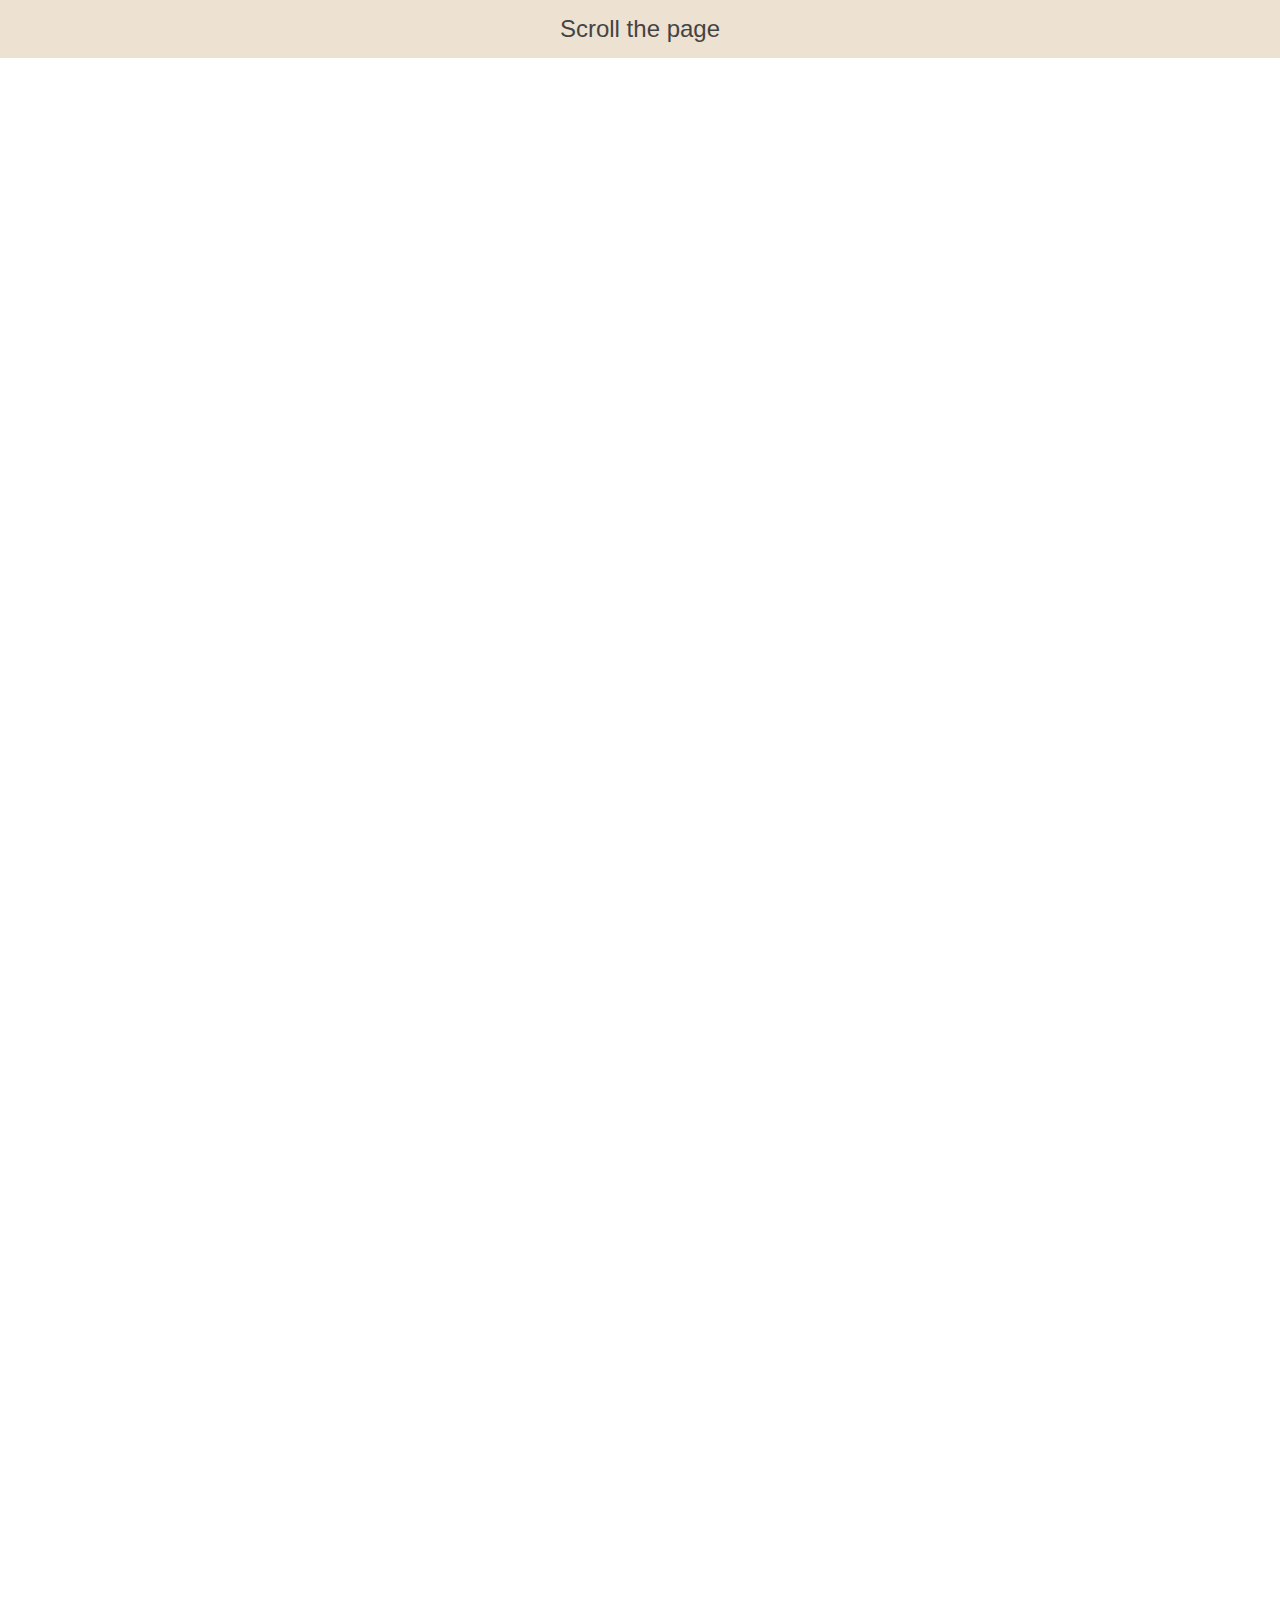
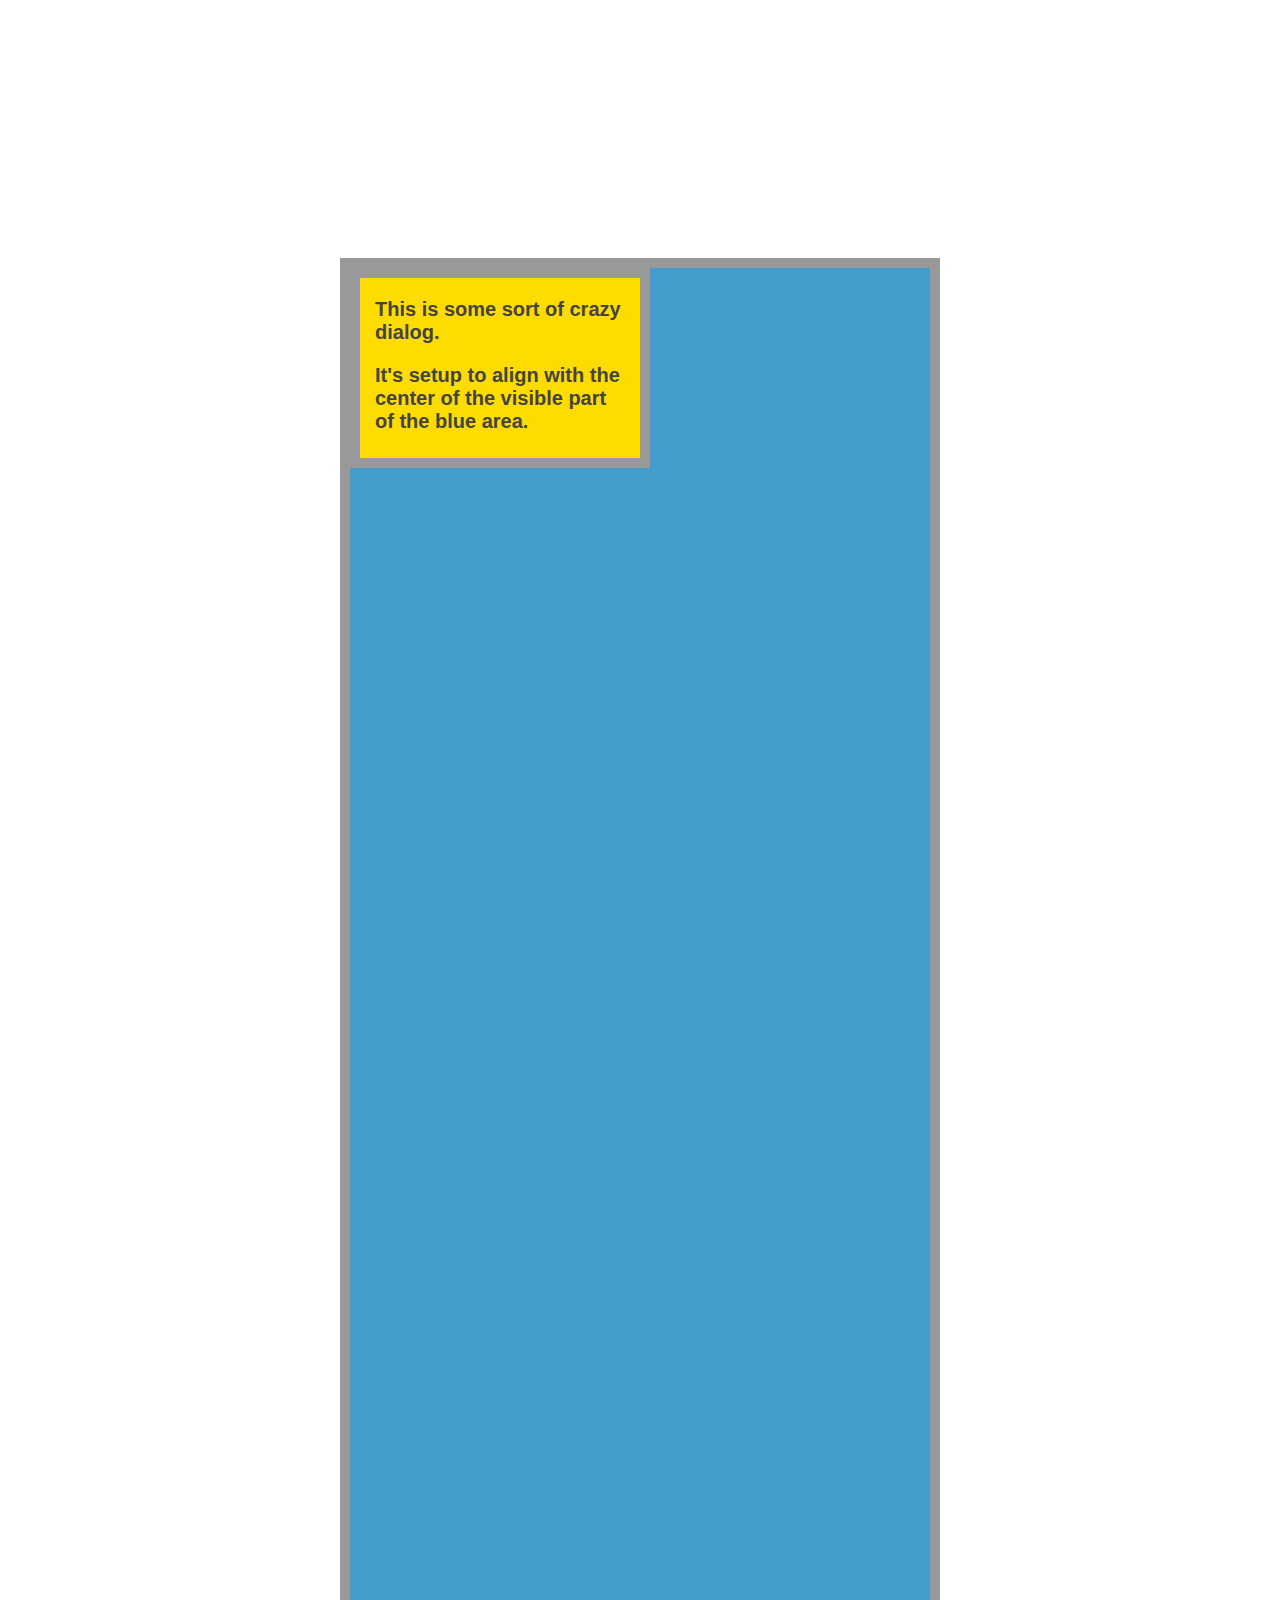
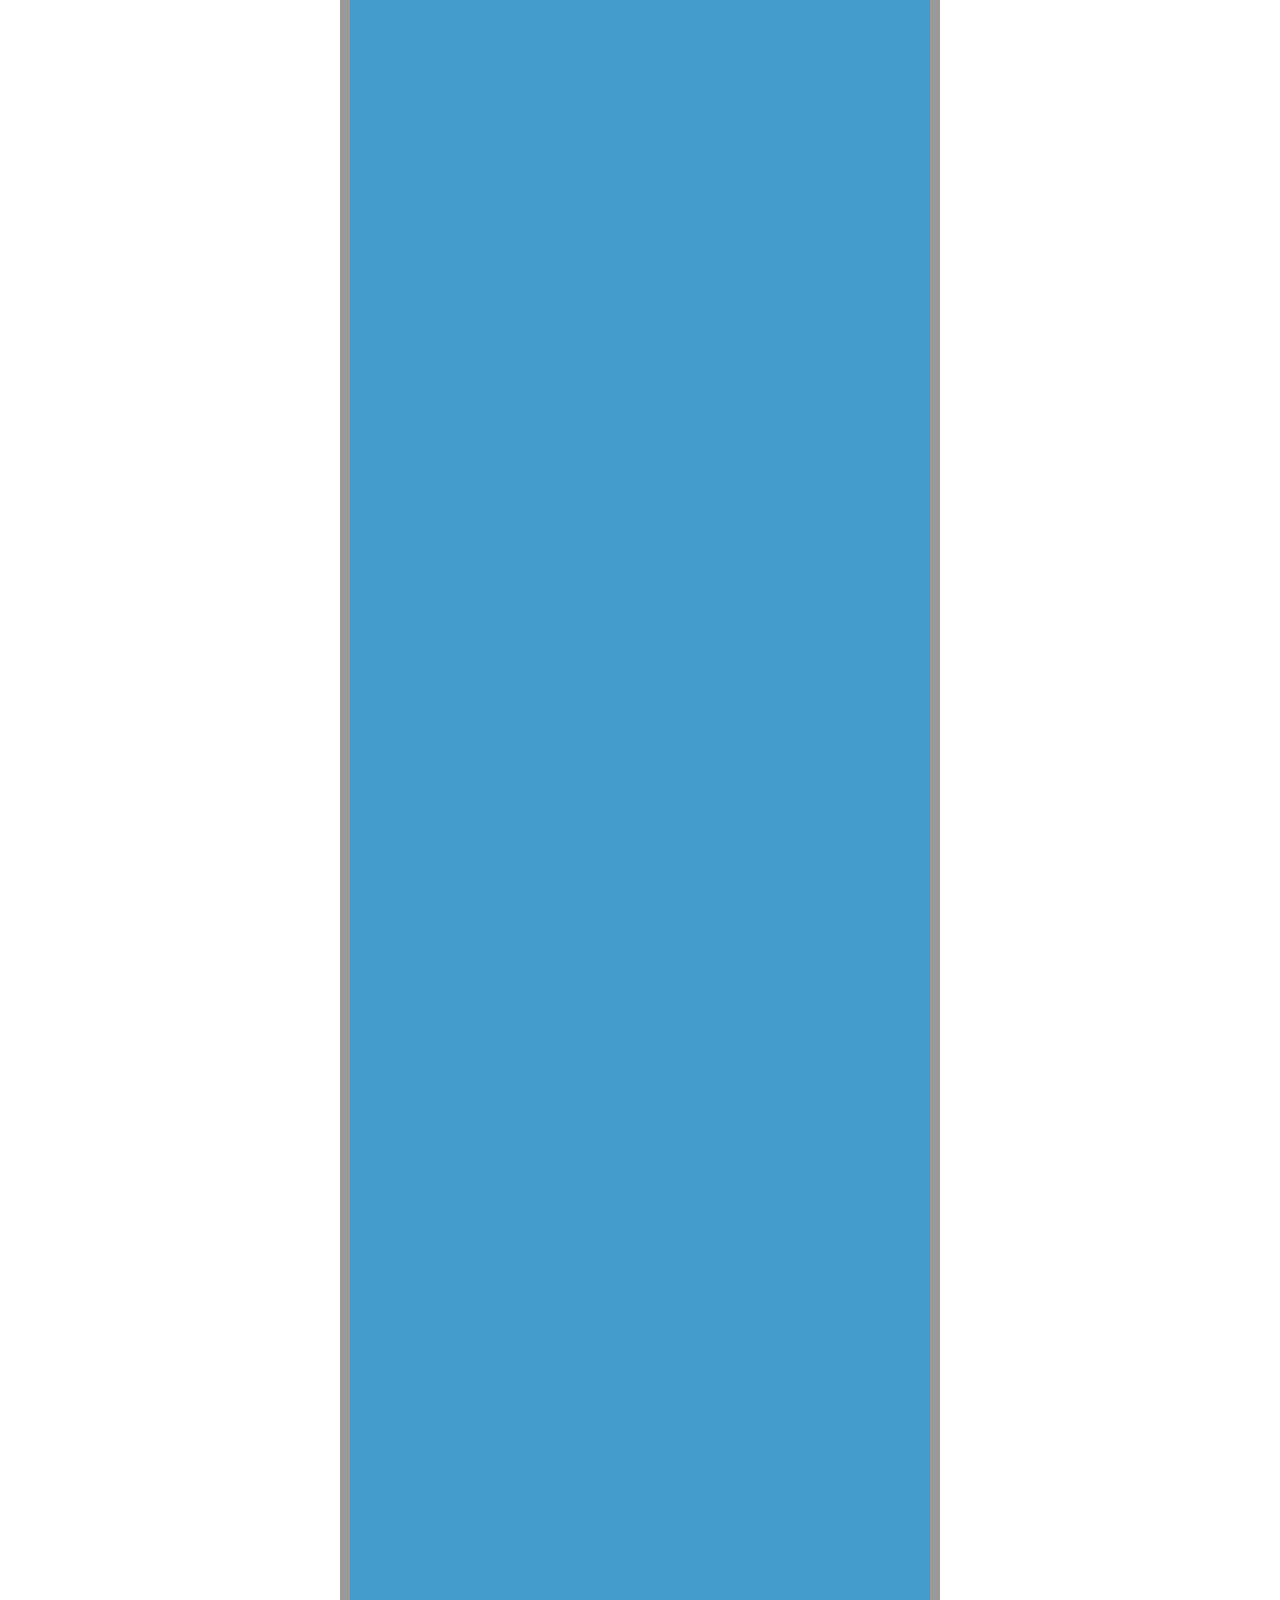
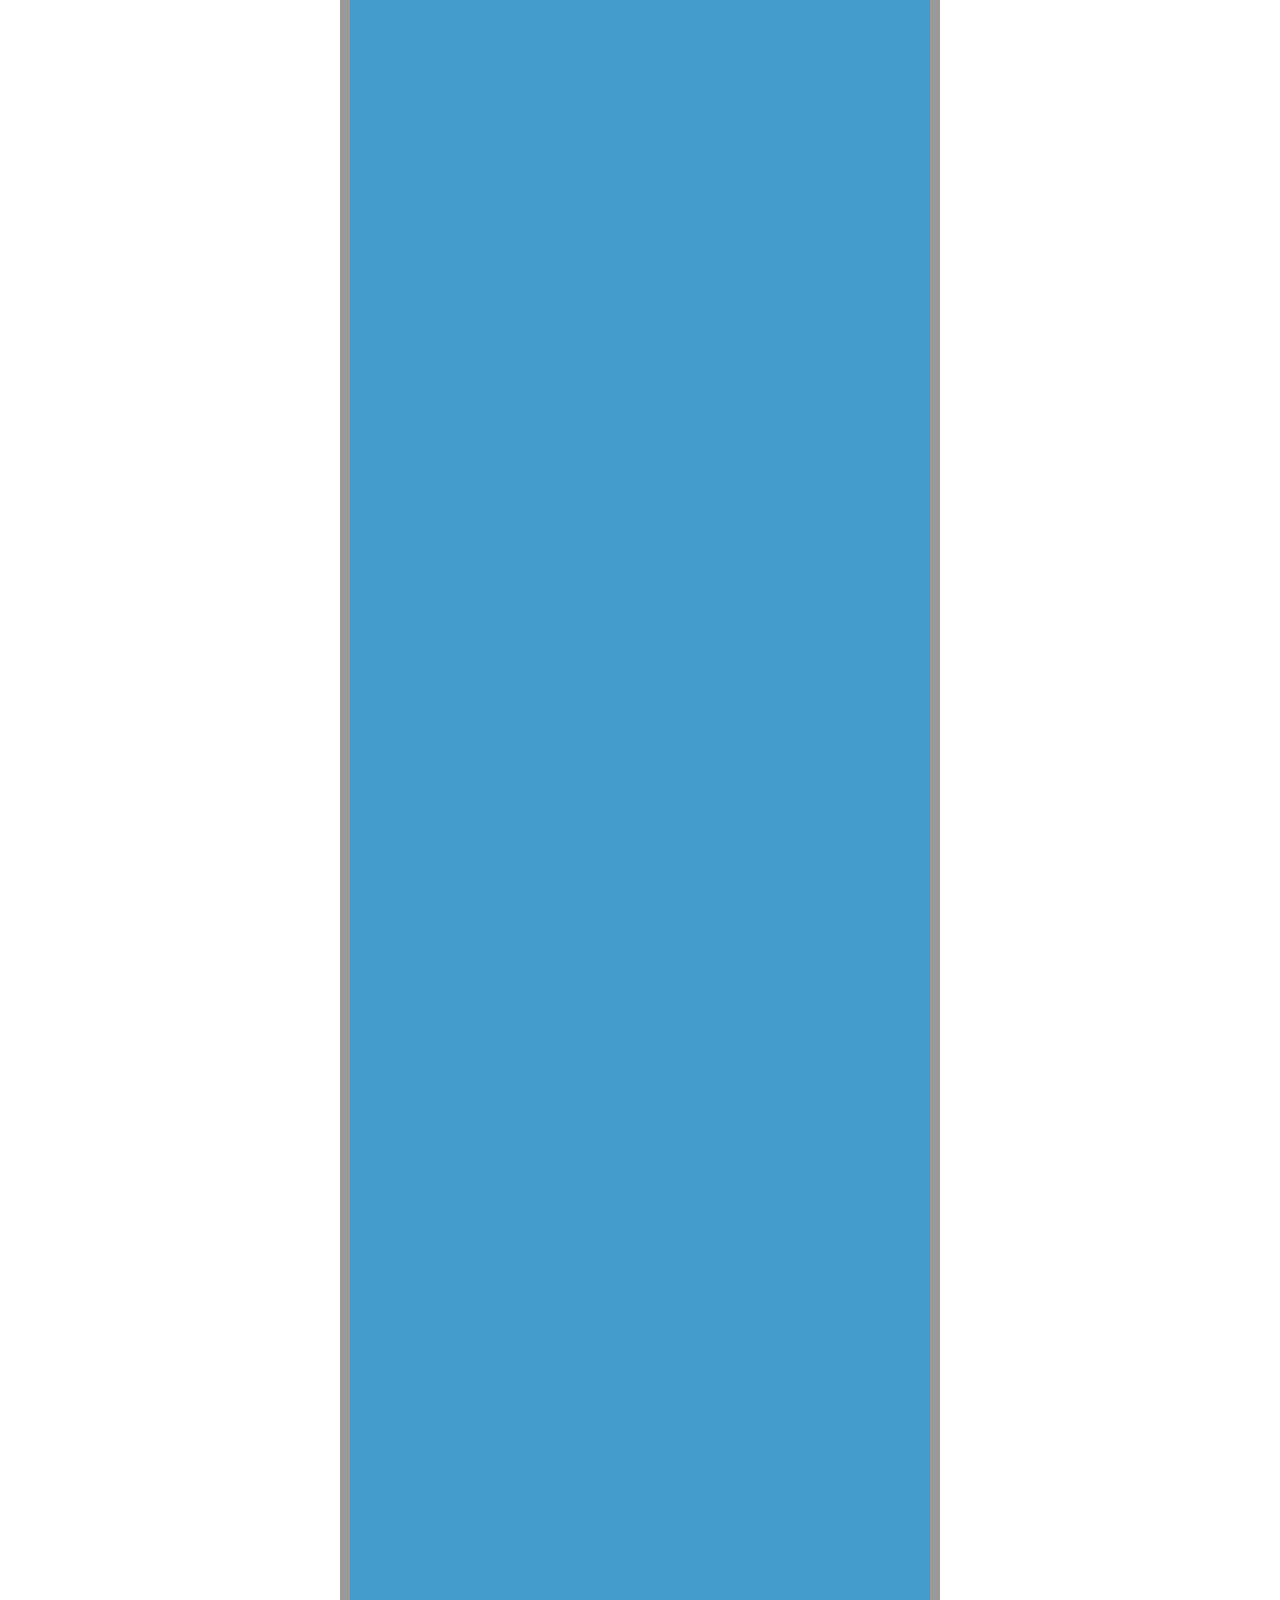
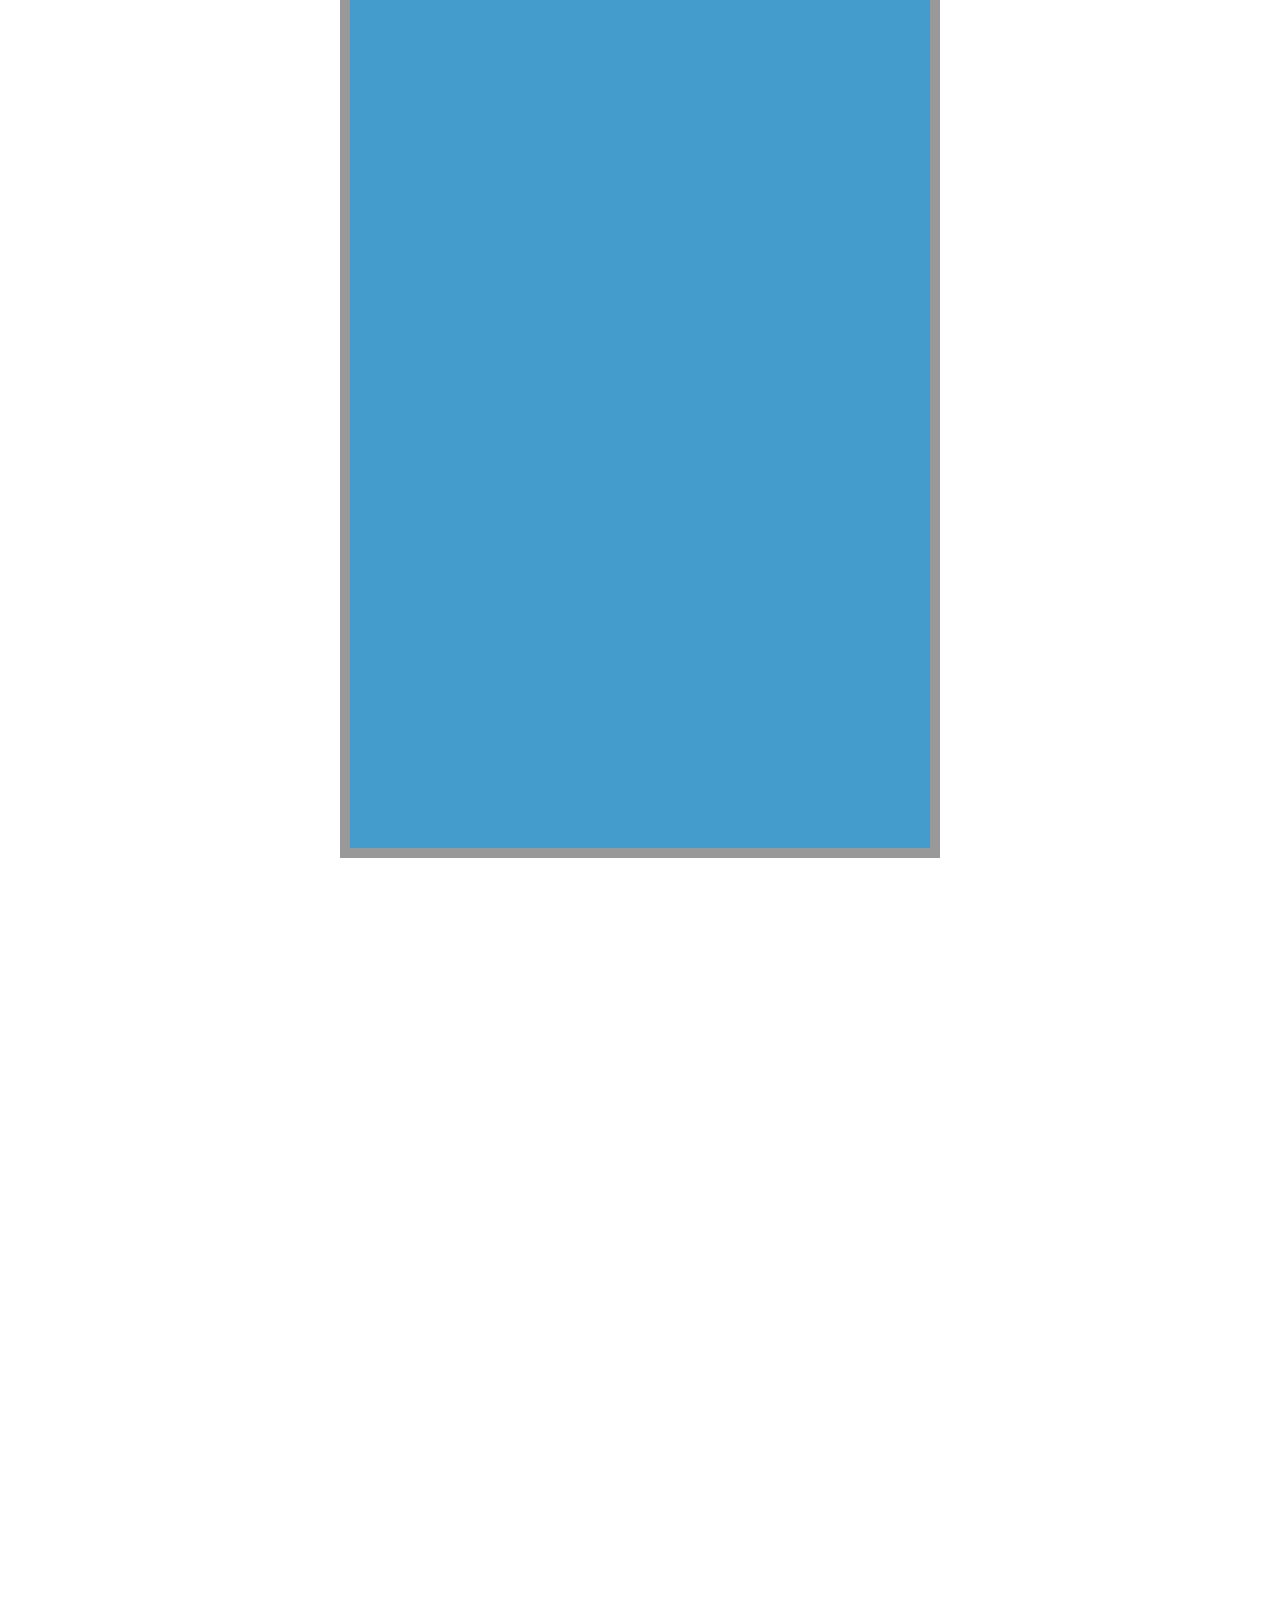
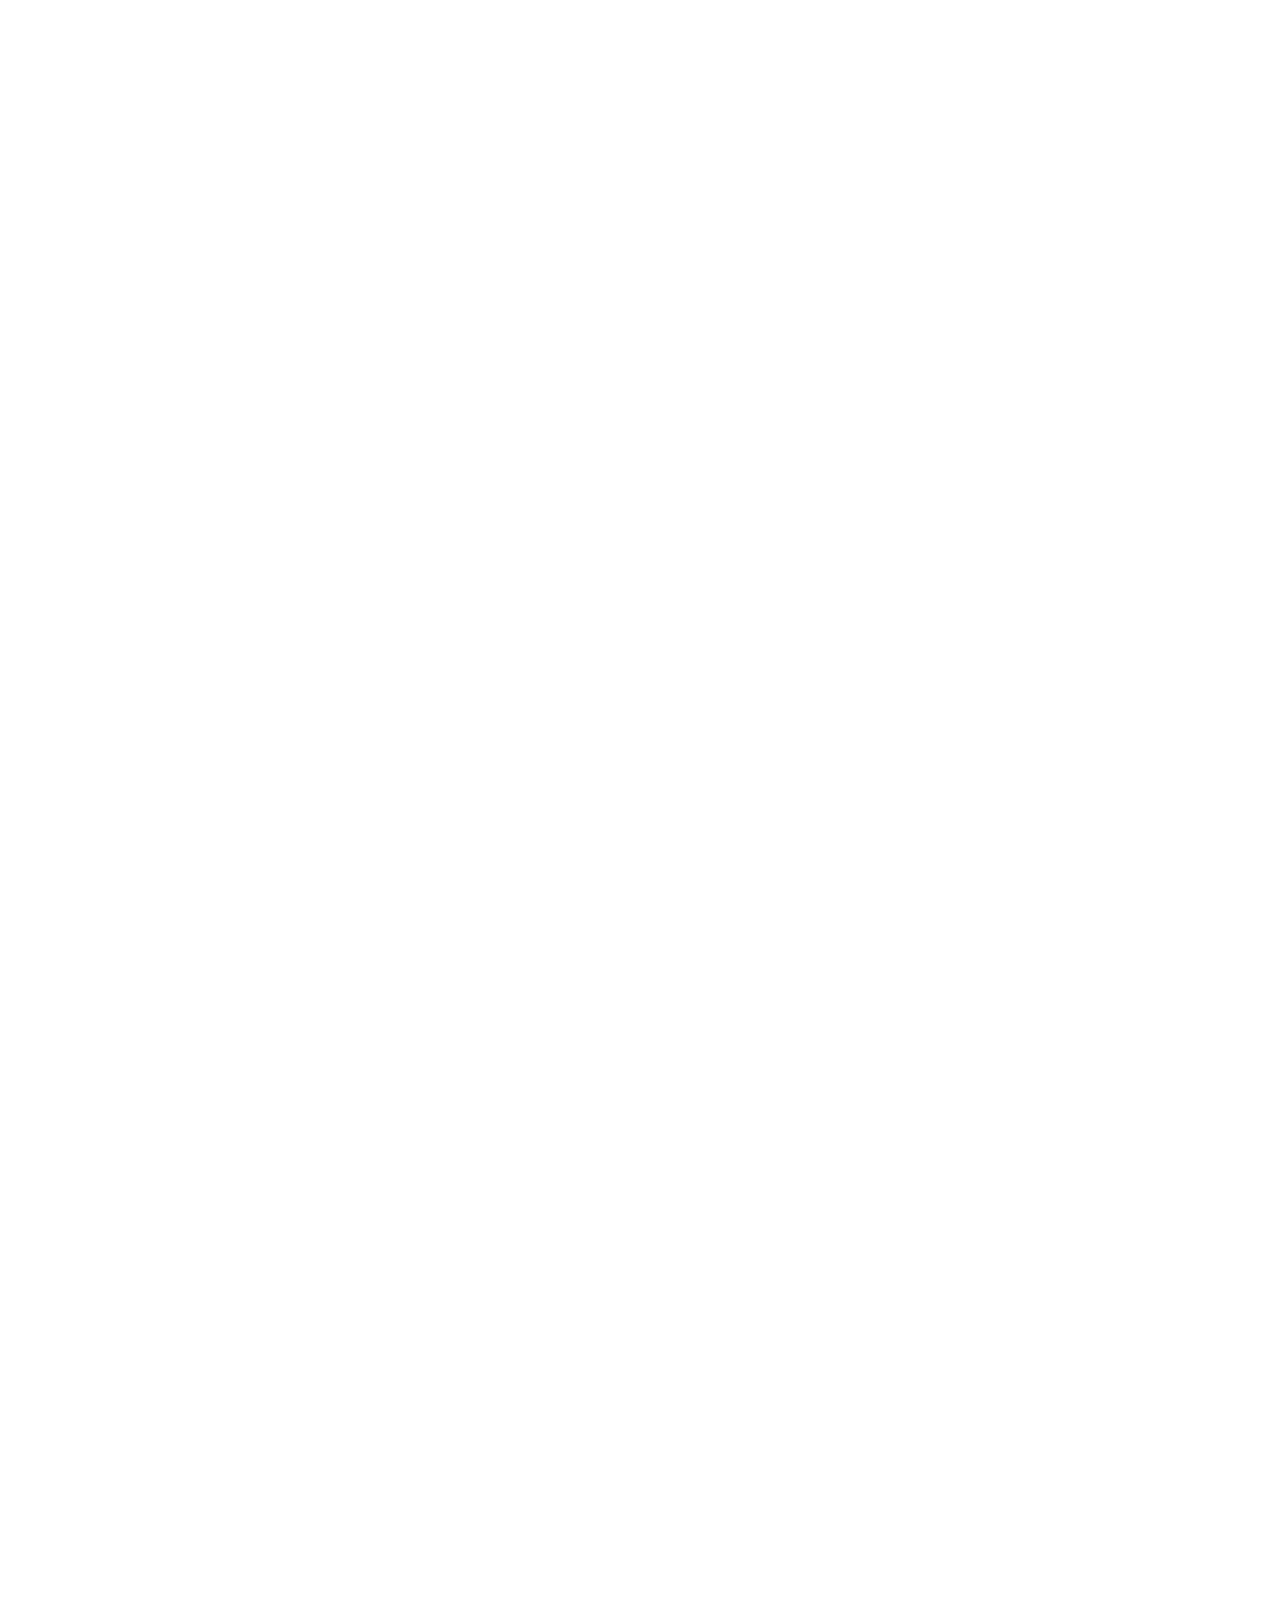
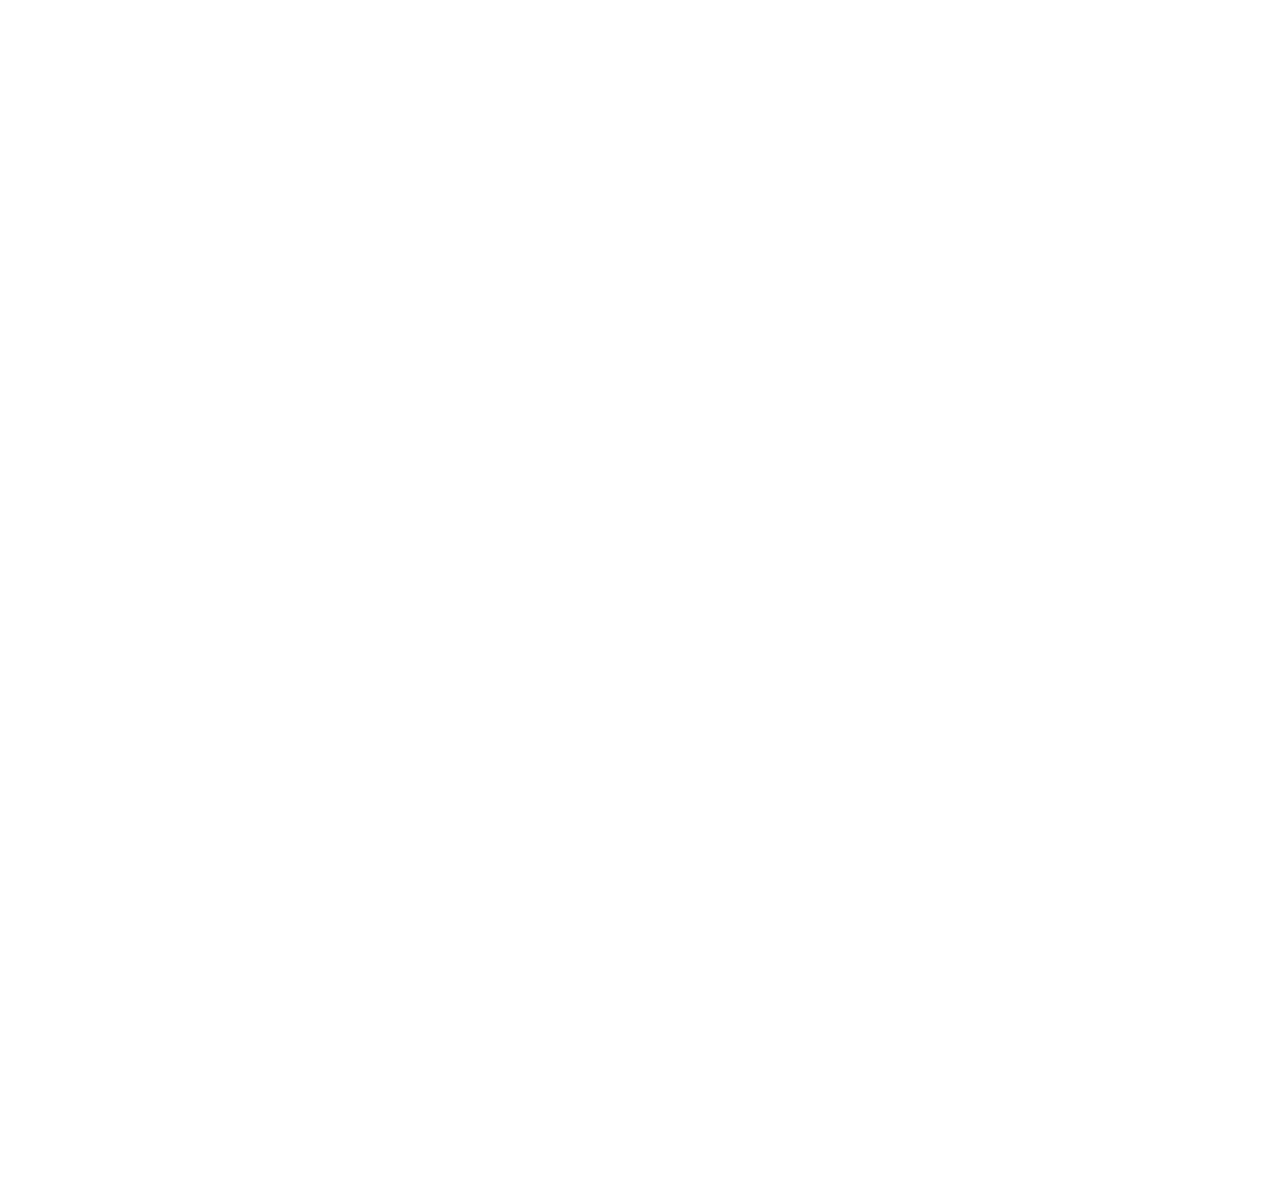
<file: bower_components/tether/examples/content-visible/index.html>
<!DOCTYPE html>
<html>
    <head>
        <link rel="stylesheet" href="../resources/css/base.css" />
    </head>
    <body>

    <div class="instructions">Scroll the page</div>

    <style>
      .instructions {
        width: 100%;
        text-align: center;
        font-size: 24px;
        padding: 15px;
        background-color: rgba(210, 180, 140, 0.4);
      }

      * {
        box-sizing: border-box;
      }
      body {
        min-height: 1200vh;
        height: 100%;
      }

      .content-box {
        width: 600px;
        border: 10px solid #999;
        height: 600vh;
        background-color: #439CCC;
        margin: 200vh auto;
      }
      .element {
        border: 10px solid #999;
        background-color: #FFDC00;
        width: 300px;
        height: 200px;
        padding: 0 15px;
        font-size: 20px;
        font-weight: bold;
      }
    </style>

    <div class="content-box">
      <div class="element">
        <p>This is some sort of crazy dialog.</p>

        <p>It's setup to align with the center of the visible part of the blue area.</p>
      </div>
    </div>

    <script src="//github.hubspot.com/tether/dist/js/tether.js"></script>
    <script>
      new Tether({
        element: '.element',
        target: '.content-box',
        attachment: 'middle center',
        targetAttachment: 'middle center',
        targetModifier: 'visible'
      });
    </script>
  </body>
</html>
</file>
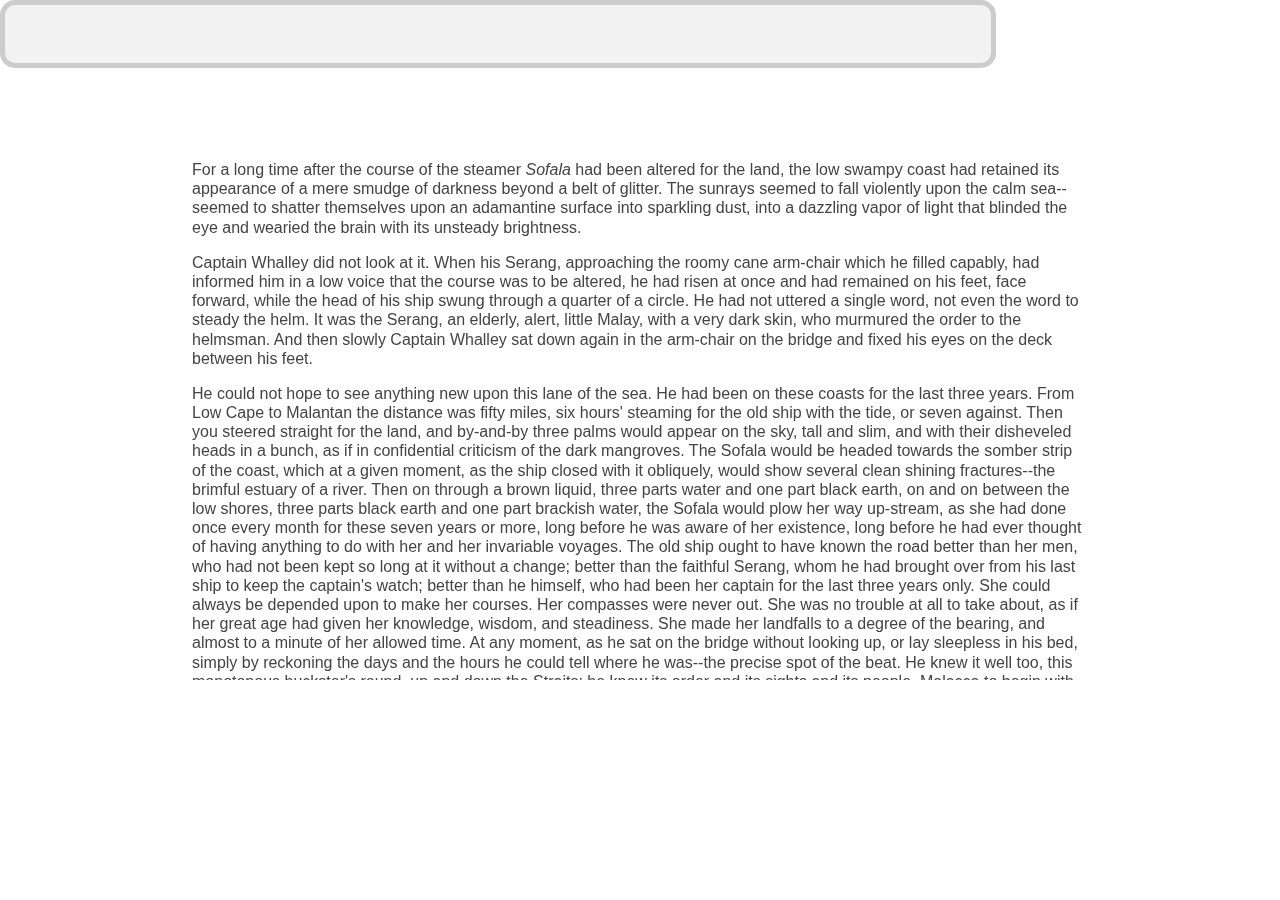
<file: bower_components/tether/examples/element-scroll/index.html>
<!DOCTYPE html>
<html>
    <head>
      <link rel="stylesheet" href="../resources/css/base.css" />
    </head>
    <body>

    <div class="scroll">
      <p>For a long time after the course of the steamer <em>Sofala</em> had been
      altered for the land, the low swampy coast had retained its appearance
      of a mere smudge of darkness beyond a belt of glitter. The sunrays
      seemed to fall violently upon the calm sea--seemed to shatter themselves
      upon an adamantine surface into sparkling dust, into a dazzling vapor
      of light that blinded the eye and wearied the brain with its unsteady
      brightness.</p>

      <p>Captain Whalley did not look at it. When his Serang, approaching the
      roomy cane arm-chair which he filled capably, had informed him in a low
      voice that the course was to be altered, he had risen at once and had
      remained on his feet, face forward, while the head of his ship swung
      through a quarter of a circle. He had not uttered a single word, not
      even the word to steady the helm. It was the Serang, an elderly, alert,
      little Malay, with a very dark skin, who murmured the order to the
      helmsman. And then slowly Captain Whalley sat down again in the
      arm-chair on the bridge and fixed his eyes on the deck between his feet.</p>

      <p>He could not hope to see anything new upon this lane of the sea. He had
      been on these coasts for the last three years. From Low Cape to Malantan
      the distance was fifty miles, six hours' steaming for the old ship with
      the tide, or seven against. Then you steered straight for the land, and
      by-and-by three palms would appear on the sky, tall and slim, and with
      their disheveled heads in a bunch, as if in confidential criticism of
      the dark mangroves. The Sofala would be headed towards the somber
      strip of the coast, which at a given moment, as the ship closed with
      it obliquely, would show several clean shining fractures--the brimful
      estuary of a river. Then on through a brown liquid, three parts water
      and one part black earth, on and on between the low shores, three parts
      black earth and one part brackish water, the Sofala would plow her way
      up-stream, as she had done once every month for these seven years or
      more, long before he was aware of her existence, long before he had ever
      thought of having anything to do with her and her invariable voyages.
      The old ship ought to have known the road better than her men, who had
      not been kept so long at it without a change; better than the faithful
      Serang, whom he had brought over from his last ship to keep the
      captain's watch; better than he himself, who had been her captain for
      the last three years only. She could always be depended upon to make her
      courses. Her compasses were never out. She was no trouble at all to
      take about, as if her great age had given her knowledge, wisdom, and
      steadiness. She made her landfalls to a degree of the bearing, and
      almost to a minute of her allowed time. At any moment, as he sat on
      the bridge without looking up, or lay sleepless in his bed, simply by
      reckoning the days and the hours he could tell where he was--the precise
      spot of the beat. He knew it well too, this monotonous huckster's
      round, up and down the Straits; he knew its order and its sights and its
      people. Malacca to begin with, in at daylight and out at dusk, to cross
      over with a rigid phosphorescent wake this highway of the Far East.
      Darkness and gleams on the water, clear stars on a black sky, perhaps
      the lights of a home steamer keeping her unswerving course in the
      middle, or maybe the elusive shadow of a native craft with her mat sails
      flitting by silently--and the low land on the other side in sight
      at daylight. At noon the three palms of the next place of call, up a
      sluggish river. The only white man residing there was a retired young
      sailor, with whom he had become friendly in the course of many voyages.
      Sixty miles farther on there was another place of call, a deep bay with
      only a couple of houses on the beach. And so on, in and out, picking
      up coastwise cargo here and there, and finishing with a hundred miles'
      steady steaming through the maze of an archipelago of small islands up
      to a large native town at the end of the beat. There was a three days'
      rest for the old ship before he started her again in inverse order,
      seeing the same shores from another bearing, hearing the same voices
      in the same places, back again to the Sofala's port of registry on
      the great highway to the East, where he would take up a berth nearly
      opposite the big stone pile of the harbor office till it was time to
      start again on the old round of 1600 miles and thirty days. Not a very
      enterprising life, this, for Captain Whalley, Henry Whalley, otherwise
      Dare-devil Harry--Whalley of the Condor, a famous clipper in her day.
      No. Not a very enterprising life for a man who had served famous firms,
      who had sailed famous ships (more than one or two of them his own); who
      had made famous passages, had been the pioneer of new routes and new
      trades; who had steered across the unsurveyed tracts of the South Seas,
      and had seen the sun rise on uncharted islands. Fifty years at sea, and
      forty out in the East ("a pretty thorough apprenticeship," he used
      to remark smilingly), had made him honorably known to a generation of
      shipowners and merchants in all the ports from Bombay clear over to
      where the East merges into the West upon the coast of the two Americas.
      His fame remained writ, not very large but plain enough, on the
      Admiralty charts. Was there not somewhere between Australia and China a
      Whalley Island and a Condor Reef? On that dangerous coral formation the
      celebrated clipper had hung stranded for three days, her captain and
      crew throwing her cargo overboard with one hand and with the other, as
      it were, keeping off her a flotilla of savage war-canoes. At that time
      neither the island nor the reef had any official existence. Later the
      officers of her Majesty's steam vessel Fusilier, dispatched to make a
      survey of the route, recognized in the adoption of these two names the
      enterprise of the man and the solidity of the ship. Besides, as anyone
      who cares may see, the "General Directory," vol. ii. p. 410, begins the
      description of the "Malotu or Whalley Passage" with the words: "This
      advantageous route, first discovered in 1850 by Captain Whalley in the
      ship Condor," &amp;c., and ends by recommending it warmly to sailing vessels
      leaving the China ports for the south in the months from December to
      April inclusive.</p>

      <p>This was the clearest gain he had out of life. Nothing could rob him
      of this kind of fame. The piercing of the Isthmus of Suez, like the
      breaking of a dam, had let in upon the East a flood of new ships, new
      men, new methods of trade. It had changed the face of the Eastern seas
      and the very spirit of their life; so that his early experiences meant
      nothing whatever to the new generation of seamen.</p>

      <p>In those bygone days he had handled many thousands of pounds of his
      employers' money and of his own; he had attended faithfully, as by law
      a shipmaster is expected to do, to the conflicting interests of owners,
      charterers, and underwriters. He had never lost a ship or consented to
      a shady transaction; and he had lasted well, outlasting in the end the
      conditions that had gone to the making of his name. He had buried his
      wife (in the Gulf of Petchili), had married off his daughter to the man
      of her unlucky choice, and had lost more than an ample competence in the
      crash of the notorious Travancore and Deccan Banking Corporation, whose
      downfall had shaken the East like an earthquake. And he was sixty-five
      years old.</p>

      <p>His age sat lightly enough on him; and of his ruin he was not ashamed.
      He had not been alone to believe in the stability of the Banking
      Corporation. Men whose judgment in matters of finance was as expert as
      his seamanship had commended the prudence of his investments, and had
      themselves lost much money in the great failure. The only difference
      between him and them was that he had lost his all. And yet not his all.
      There had remained to him from his lost fortune a very pretty little
      bark, Fair Maid, which he had bought to occupy his leisure of a retired
      sailor--"to play with," as he expressed it himself.</p>

      <p>He had formally declared himself tired of the sea the year preceding his
      daughter's marriage. But after the young couple had gone to settle in
      Melbourne he found out that he could not make himself happy on shore. He
      was too much of a merchant sea-captain for mere yachting to satisfy him.
      He wanted the illusion of affairs; and his acquisition of the Fair
      Maid preserved the continuity of his life. He introduced her to his
      acquaintances in various ports as "my last command." When he grew too
      old to be trusted with a ship, he would lay her up and go ashore to be
      buried, leaving directions in his will to have the bark towed out and
      scuttled decently in deep water on the day of the funeral. His daughter
      would not grudge him the satisfaction of knowing that no stranger would
      handle his last command after him. With the fortune he was able to leave
      her, the value of a 500-ton bark was neither here nor there. All this
      would be said with a jocular twinkle in his eye: the vigorous old man
      had too much vitality for the sentimentalism of regret; and a little
      wistfully withal, because he was at home in life, taking a genuine
      pleasure in its feelings and its possessions; in the dignity of his
      reputation and his wealth, in his love for his daughter, and in his
      satisfaction with the ship--the plaything of his lonely leisure.</p>

      <p>He had the cabin arranged in accordance with his simple ideal of comfort
      at sea. A big bookcase (he was a great reader) occupied one side of his
      stateroom; the portrait of his late wife, a flat bituminous oil-painting
      representing the profile and one long black ringlet of a young woman,
      faced his bed-place. Three chronometers ticked him to sleep and greeted
      him on waking with the tiny competition of their beats. He rose at five
      every day. The officer of the morning watch, drinking his early cup
      of coffee aft by the wheel, would hear through the wide orifice of the
      copper ventilators all the splashings, blowings, and splutterings of
      his captain's toilet. These noises would be followed by a sustained
      deep murmur of the Lord's Prayer recited in a loud earnest voice. Five
      minutes afterwards the head and shoulders of Captain Whalley emerged
      out of the companion-hatchway. Invariably he paused for a while on the
      stairs, looking all round at the horizon; upwards at the trim of the
      sails; inhaling deep draughts of the fresh air. Only then he would step
      out on the poop, acknowledging the hand raised to the peak of the cap
      with a majestic and benign "Good morning to you." He walked the deck
      till eight scrupulously. Sometimes, not above twice a year, he had to
      use a thick cudgel-like stick on account of a stiffness in the hip--a
      slight touch of rheumatism, he supposed. Otherwise he knew nothing of
      the ills of the flesh. At the ringing of the breakfast bell he went
      below to feed his canaries, wind up the chronometers, and take the
      head of the table. From there he had before his eyes the big carbon
      photographs of his daughter, her husband, and two fat-legged babies
      --his grandchildren--set in black frames into the maplewood bulkheads
      of the cuddy. After breakfast he dusted the glass over these portraits
      himself with a cloth, and brushed the oil painting of his wife with a
      plumate kept suspended from a small brass hook by the side of the heavy
      gold frame. Then with the door of his stateroom shut, he would sit down
      on the couch under the portrait to read a chapter out of a thick pocket
      Bible--her Bible. But on some days he only sat there for half an hour
      with his finger between the leaves and the closed book resting on his
      knees. Perhaps he had remembered suddenly how fond of boat-sailing she
      used to be.</p>

      <p>She had been a real shipmate and a true woman too. It was like an
      article of faith with him that there never had been, and never could be,
      a brighter, cheerier home anywhere afloat or ashore than his home under
      the poop-deck of the Condor, with the big main cabin all white and gold,
      garlanded as if for a perpetual festival with an unfading wreath. She
      had decorated the center of every panel with a cluster of home flowers.
      It took her a twelvemonth to go round the cuddy with this labor of love.
      To him it had remained a marvel of painting, the highest achievement of
      taste and skill; and as to old Swinburne, his mate, every time he
      came down to his meals he stood transfixed with admiration before the
      progress of the work. You could almost smell these roses, he declared,
      sniffing the faint flavor of turpentine which at that time pervaded the
      saloon, and (as he confessed afterwards) made him somewhat less hearty
      than usual in tackling his food. But there was nothing of the sort to
      interfere with his enjoyment of her singing. "Mrs. Whalley is a regular
      out-and-out nightingale, sir," he would pronounce with a judicial air
      after listening profoundly over the skylight to the very end of the
      piece. In fine weather, in the second dog-watch, the two men could hear
      her trills and roulades going on to the accompaniment of the piano in
      the cabin. On the very day they got engaged he had written to London
      for the instrument; but they had been married for over a year before it
      reached them, coming out round the Cape. The big case made part of the
      first direct general cargo landed in Hong-kong harbor--an event that to
      the men who walked the busy quays of to-day seemed as hazily remote as
      the dark ages of history. But Captain Whalley could in a half hour of
      solitude live again all his life, with its romance, its idyl, and its
      sorrow. He had to close her eyes himself. She went away from under the
      ensign like a sailor's wife, a sailor herself at heart. He had read
      the service over her, out of her own prayer-book, without a break in his
      voice. When he raised his eyes he could see old Swinburne facing him
      with his cap pressed to his breast, and his rugged, weather-beaten,
      impassive face streaming with drops of water like a lump of chipped red
      granite in a shower. It was all very well for that old sea-dog to cry.
      He had to read on to the end; but after the splash he did not remember
      much of what happened for the next few days. An elderly sailor of the
      crew, deft at needlework, put together a mourning frock for the child
      out of one of her black skirts.</p>

      <p>He was not likely to forget; but you cannot dam up life like a sluggish
      stream. It will break out and flow over a man's troubles, it will close
      upon a sorrow like the sea upon a dead body, no matter how much love has
      gone to the bottom. And the world is not bad. People had been very
      kind to him; especially Mrs. Gardner, the wife of the senior partner
      in Gardner, Patteson, &amp; Co., the owners of the Condor. It was she who
      volunteered to look after the little one, and in due course took her to
      England (something of a journey in those days, even by the overland
      mail route) with her own girls to finish her education. It was ten years
      before he saw her again.</p>

      <p>As a little child she had never been frightened of bad weather; she
      would beg to be taken up on deck in the bosom of his oilskin coat to
      watch the big seas hurling themselves upon the Condor. The swirl and
      crash of the waves seemed to fill her small soul with a breathless
      delight. "A good boy spoiled," he used to say of her in joke. He had
      named her Ivy because of the sound of the word, and obscurely fascinated
      by a vague association of ideas. She had twined herself tightly round
      his heart, and he intended her to cling close to her father as to a
      tower of strength; forgetting, while she was little, that in the nature
      of things she would probably elect to cling to someone else. But
      he loved life well enough for even that event to give him a certain
      satisfaction, apart from his more intimate feeling of loss.</p>

      <p>After he had purchased the Fair Maid to occupy his loneliness, he
      hastened to accept a rather unprofitable freight to Australia simply for
      the opportunity of seeing his daughter in her own home. What made him
      dissatisfied there was not to see that she clung now to somebody else,
      but that the prop she had selected seemed on closer examination "a
      rather poor stick"--even in the matter of health. He disliked his
      son-in-law's studied civility perhaps more than his method of
      handling the sum of money he had given Ivy at her marriage. But of his
      apprehensions he said nothing. Only on the day of his departure, with
      the hall-door open already, holding her hands and looking steadily into
      her eyes, he had said, "You know, my dear, all I have is for you and the
      chicks. Mind you write to me openly." She had answered him by an almost
      imperceptible movement of her head. She resembled her mother in
      the color of her eyes, and in character--and also in this, that she
      understood him without many words.</p>

      <p>Sure enough she had to write; and some of these letters made Captain
      Whalley lift his white eye-brows. For the rest he considered he was
      reaping the true reward of his life by being thus able to produce on
      demand whatever was needed. He had not enjoyed himself so much in a
      way since his wife had died. Characteristically enough his son-in-law's
      punctuality in failure caused him at a distance to feel a sort of
      kindness towards the man. The fellow was so perpetually being jammed on
      a lee shore that to charge it all to his reckless navigation would be
      manifestly unfair. No, no! He knew well what that meant. It was bad
      luck. His own had been simply marvelous, but he had seen in his life too
      many good men--seamen and others--go under with the sheer weight of bad
      luck not to recognize the fatal signs. For all that, he was cogitating
      on the best way of tying up very strictly every penny he had to leave,
      when, with a preliminary rumble of rumors (whose first sound reached
      him in Shanghai as it happened), the shock of the big failure came;
      and, after passing through the phases of stupor, of incredulity, of
      indignation, he had to accept the fact that he had nothing to speak of
      to leave.</p>

      <p>Upon that, as if he had only waited for this catastrophe, the unlucky
      man, away there in Melbourne, gave up his unprofitable game, and sat
      down--in an invalid's bath-chair at that too. "He will never walk
      again," wrote the wife. For the first time in his life Captain Whalley
      was a bit staggered.</p>

      <p>The Fair Maid had to go to work in bitter earnest now. It was no longer
      a matter of preserving alive the memory of Dare-devil Harry Whalley in
      the Eastern Seas, or of keeping an old man in pocket-money and clothes,
      with, perhaps, a bill for a few hundred first-class cigars thrown in at
      the end of the year. He would have to buckle-to, and keep her going hard
      on a scant allowance of gilt for the ginger-bread scrolls at her stem
      and stern.</p>

      <p>This necessity opened his eyes to the fundamental changes of the world.
      Of his past only the familiar names remained, here and there, but
      the things and the men, as he had known them, were gone. The name of
      Gardner, Patteson, &amp; Co. was still displayed on the walls of warehouses
      by the waterside, on the brass plates and window-panes in the business
      quarters of more than one Eastern port, but there was no longer a
      Gardner or a Patteson in the firm. There was no longer for Captain
      Whalley an arm-chair and a welcome in the private office, with a bit of
      business ready to be put in the way of an old friend, for the sake of
      bygone services. The husbands of the Gardner girls sat behind the desks
      in that room where, long after he had left the employ, he had kept his
      right of entrance in the old man's time. Their ships now had yellow
      funnels with black tops, and a time-table of appointed routes like a
      confounded service of tramways. The winds of December and June were all
      one to them; their captains (excellent young men he doubted not) were,
      to be sure, familiar with Whalley Island, because of late years the
      Government had established a white fixed light on the north end (with
      a red danger sector over the Condor Reef), but most of them would have
      been extremely surprised to hear that a flesh-and-blood Whalley still
      existed--an old man going about the world trying to pick up a cargo here
      and there for his little bark.</p>

      <p>And everywhere it was the same. Departed the men who would have nodded
      appreciatively at the mention of his name, and would have thought
      themselves bound in honor to do something for Dare-devil Harry Whalley.
      Departed the opportunities which he would have known how to seize; and
      gone with them the white-winged flock of clippers that lived in the
      boisterous uncertain life of the winds, skimming big fortunes out of
      the foam of the sea. In a world that pared down the profits to an
      irreducible minimum, in a world that was able to count its disengaged
      tonnage twice over every day, and in which lean charters were snapped up
      by cable three months in advance, there were no chances of fortune for
      an individual wandering haphazard with a little bark--hardly indeed any
      room to exist.</p>

      <p>He found it more difficult from year to year. He suffered greatly from
      the smallness of remittances he was able to send his daughter. Meantime
      he had given up good cigars, and even in the matter of inferior cheroots
      limited himself to six a day. He never told her of his difficulties, and
      she never enlarged upon her struggle to live. Their confidence in each
      other needed no explanations, and their perfect understanding endured
      without protestations of gratitude or regret. He would have been shocked
      if she had taken it into her head to thank him in so many words, but
      he found it perfectly natural that she should tell him she needed two
      hundred pounds.</p>

      <p>He had come in with the Fair Maid in ballast to look for a freight in
      the Sofala's port of registry, and her letter met him there. Its tenor
      was that it was no use mincing matters. Her only resource was in opening
      a boarding-house, for which the prospects, she judged, were good. Good
      enough, at any rate, to make her tell him frankly that with two hundred
      pounds she could make a start. He had torn the envelope open, hastily,
      on deck, where it was handed to him by the ship-chandler's runner, who
      had brought his mail at the moment of anchoring. For the second time
      in his life he was appalled, and remained stock-still at the cabin door
      with the paper trembling between his fingers. Open a boarding-house! Two
      hundred pounds for a start! The only resource! And he did not know where
      to lay his hands on two hundred pence.</p>

      <p>All that night Captain Whalley walked the poop of his anchored ship, as
      though he had been about to close with the land in thick weather, and
      uncertain of his position after a run of many gray days without a sight
      of sun, moon, or stars. The black night twinkled with the guiding lights
      of seamen and the steady straight lines of lights on shore; and all
      around the Fair Maid the riding lights of ships cast trembling trails
      upon the water of the roadstead. Captain Whalley saw not a gleam
      anywhere till the dawn broke and he found out that his clothing was
      soaked through with the heavy dew.</p>

      <p>His ship was awake. He stopped short, stroked his wet beard, and
      descended the poop ladder backwards, with tired feet. At the sight
      of him the chief officer, lounging about sleepily on the quarterdeck,
      remained open-mouthed in the middle of a great early-morning yawn.</p>

      <p>"Good morning to you," pronounced Captain Whalley solemnly, passing into
      the cabin. But he checked himself in the doorway, and without looking
      back, "By the bye," he said, "there should be an empty wooden case put
      away in the lazarette. It has not been broken up--has it?"</p>

      <p>The mate shut his mouth, and then asked as if dazed, "What empty case,
      sir?"</p>

      <p>"A big flat packing-case belonging to that painting in my room. Let it
      be taken up on deck and tell the carpenter to look it over. I may want
      to use it before long."</p>

      <p>The chief officer did not stir a limb till he had heard the door of the
      captain's state-room slam within the cuddy. Then he beckoned aft the
      second mate with his forefinger to tell him that there was something "in
      the wind."</p>

      <p>When the bell rang Captain Whalley's authoritative voice boomed out
      through a closed door, "Sit down and don't wait for me." And his
      impressed officers took their places, exchanging looks and whispers
      across the table. What! No breakfast? And after apparently knocking
      about all night on deck, too! Clearly, there was something in the wind.
      In the skylight above their heads, bowed earnestly over the plates,
      three wire cages rocked and rattled to the restless jumping of the
      hungry canaries; and they could detect the sounds of their "old
      man's" deliberate movements within his state-room. Captain Whalley was
      methodically winding up the chronometers, dusting the portrait of
      his late wife, getting a clean white shirt out of the drawers, making
      himself ready in his punctilious unhurried manner to go ashore. He could
      not have swallowed a single mouthful of food that morning. He had made
      up his mind to sell the Fair Maid.</p>
    </div>

    <div class="pointer"></div>

    <style>
      body {
        cursor: pointer;
      }
      .scroll {
        height: 80vh;
        width: 80vw;
        max-height: 600px;
        position: fixed;
        top: 5em;
        left: 10vw;

        overflow-y: scroll;
        padding: 4em;
        box-sizing: border-box;
        line-height: 1.2;
      }
      .scroll::-webkit-scrollbar, .scroll::-webkit-scrollbar-track, .scroll::-webkit-scrollbar-thumb {
        display: none;
      }

      .pointer {
        height: 3.6em;
        width: 77vw;
        border: 5px solid #CCC;
        border-radius: 15px;
        background-color: rgba(0, 0, 0, 0.05);
        pointer-events: none;
      }
      .highlight {
        background-color: rgba(255, 255, 0, 0.3);
      }
      .hover {
        background-color: rgba(0, 255, 255, 0.2);
      }
    </style>

    <script src="//github.hubspot.com/tether/dist/js/tether.js"></script>
    <script>
      var pointer = document.querySelector('.pointer');
      var scroll = document.querySelector('.scroll');

      // This creates the pointer tether and links it up
      // with the scroll handle
      new Tether({
        element: pointer,
        target: scroll,
        attachment: 'middle right',
        targetAttachment: 'middle left',
        targetModifier: 'scroll-handle'
      });

      // Everything after this is for the highlighting effect
      var paras = document.querySelectorAll('p');
      for(var i=paras.length; i--;){
        var sents = paras[i].innerHTML.split('.');
        for (var j=sents.length; j--;){
          if (sents[j].trim().length)
            sents[j] = '<span>' + sents[j] + '.</span>';
        }
        paras[i].innerHTML = sents.join('');
      }

      var spans = document.querySelectorAll('p span');

      function highlight(){
        if (!spans) return;

        var bar = pointer.getBoundingClientRect();

        for (var i=spans.length; i--;){
          var coord = spans[i].getBoundingClientRect();

          if (bar.top < coord.top && bar.bottom > coord.top){
            spans[i].classList.add('hover');
          } else if (spans[i].classList.contains('hover')) {
            spans[i].classList.remove('hover');
          }
        }

        requestAnimationFrame(highlight);
      }

      highlight();

      document.body.addEventListener('click', function(){
        var els = document.querySelectorAll('.hover');
        for (var i=els.length; i--;)
          els[i].classList.toggle('highlight');
      });
    </script>
  </body>
</html>
</file>
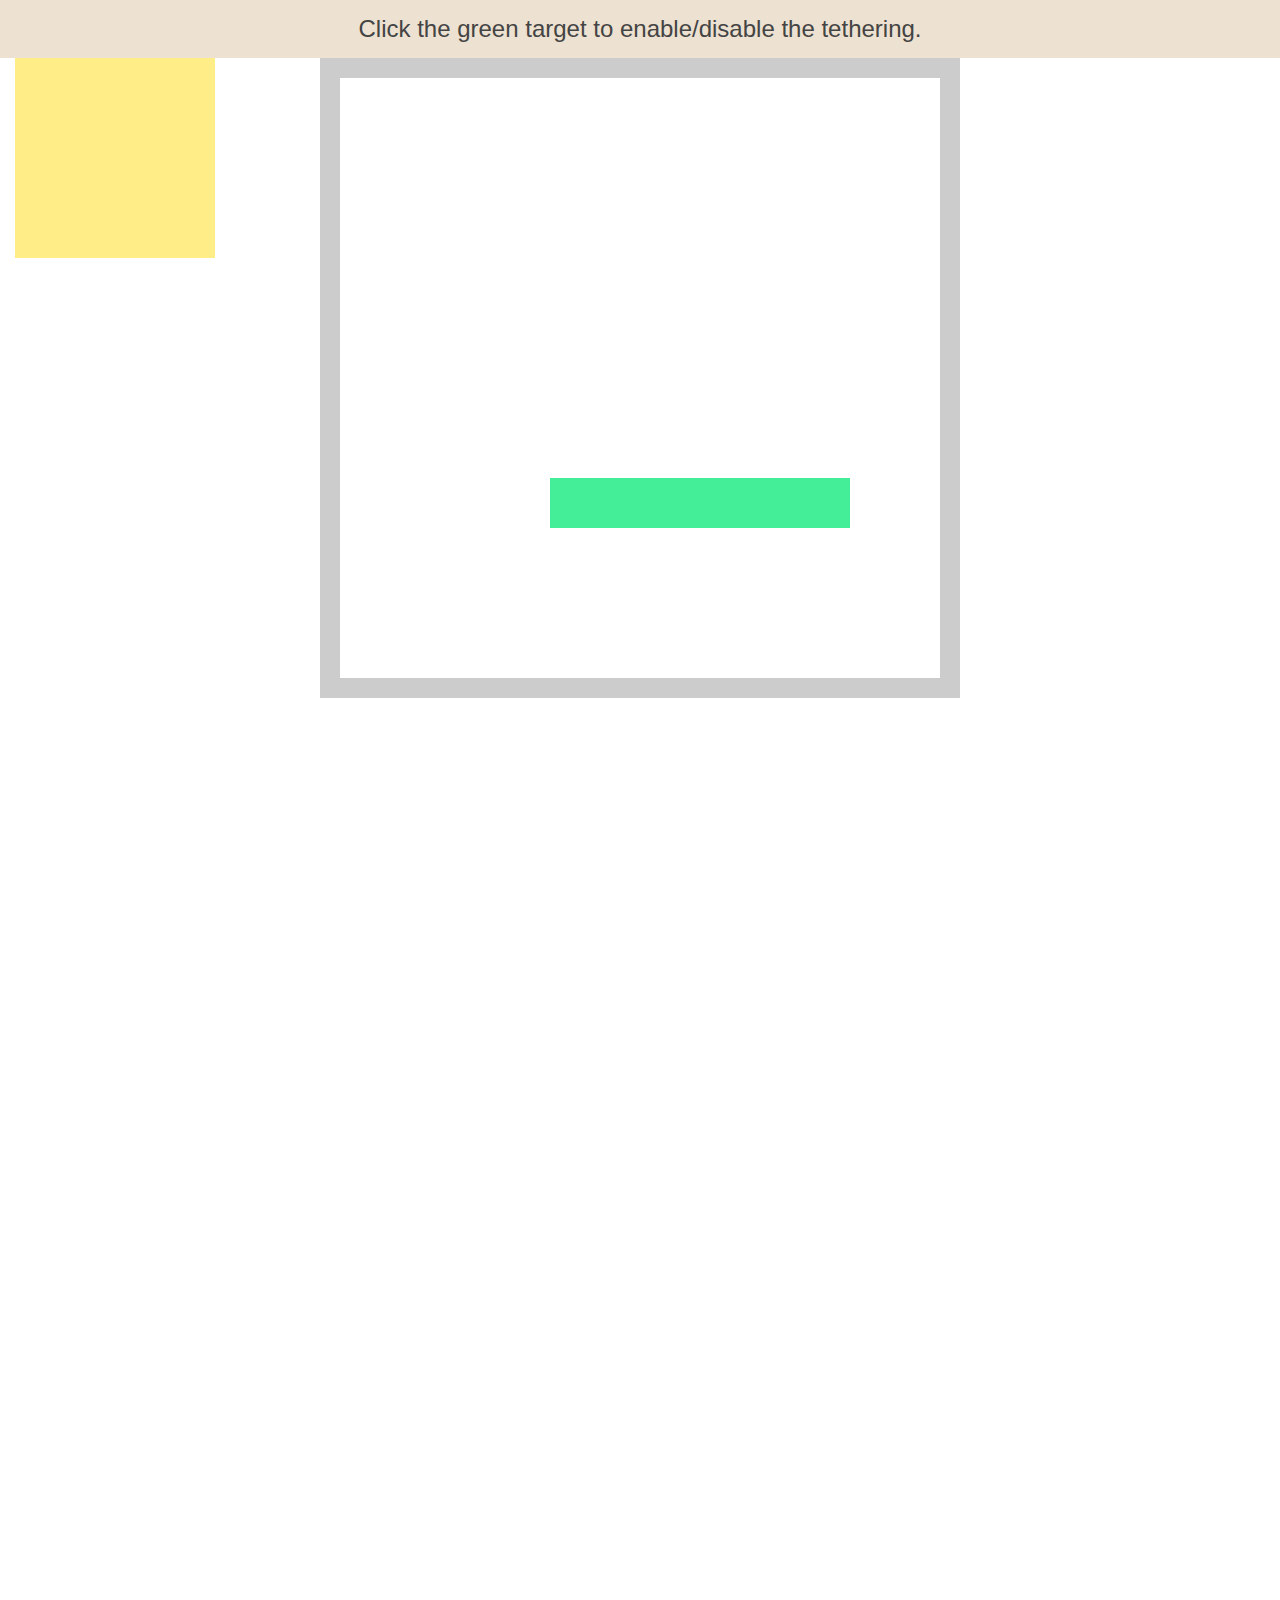
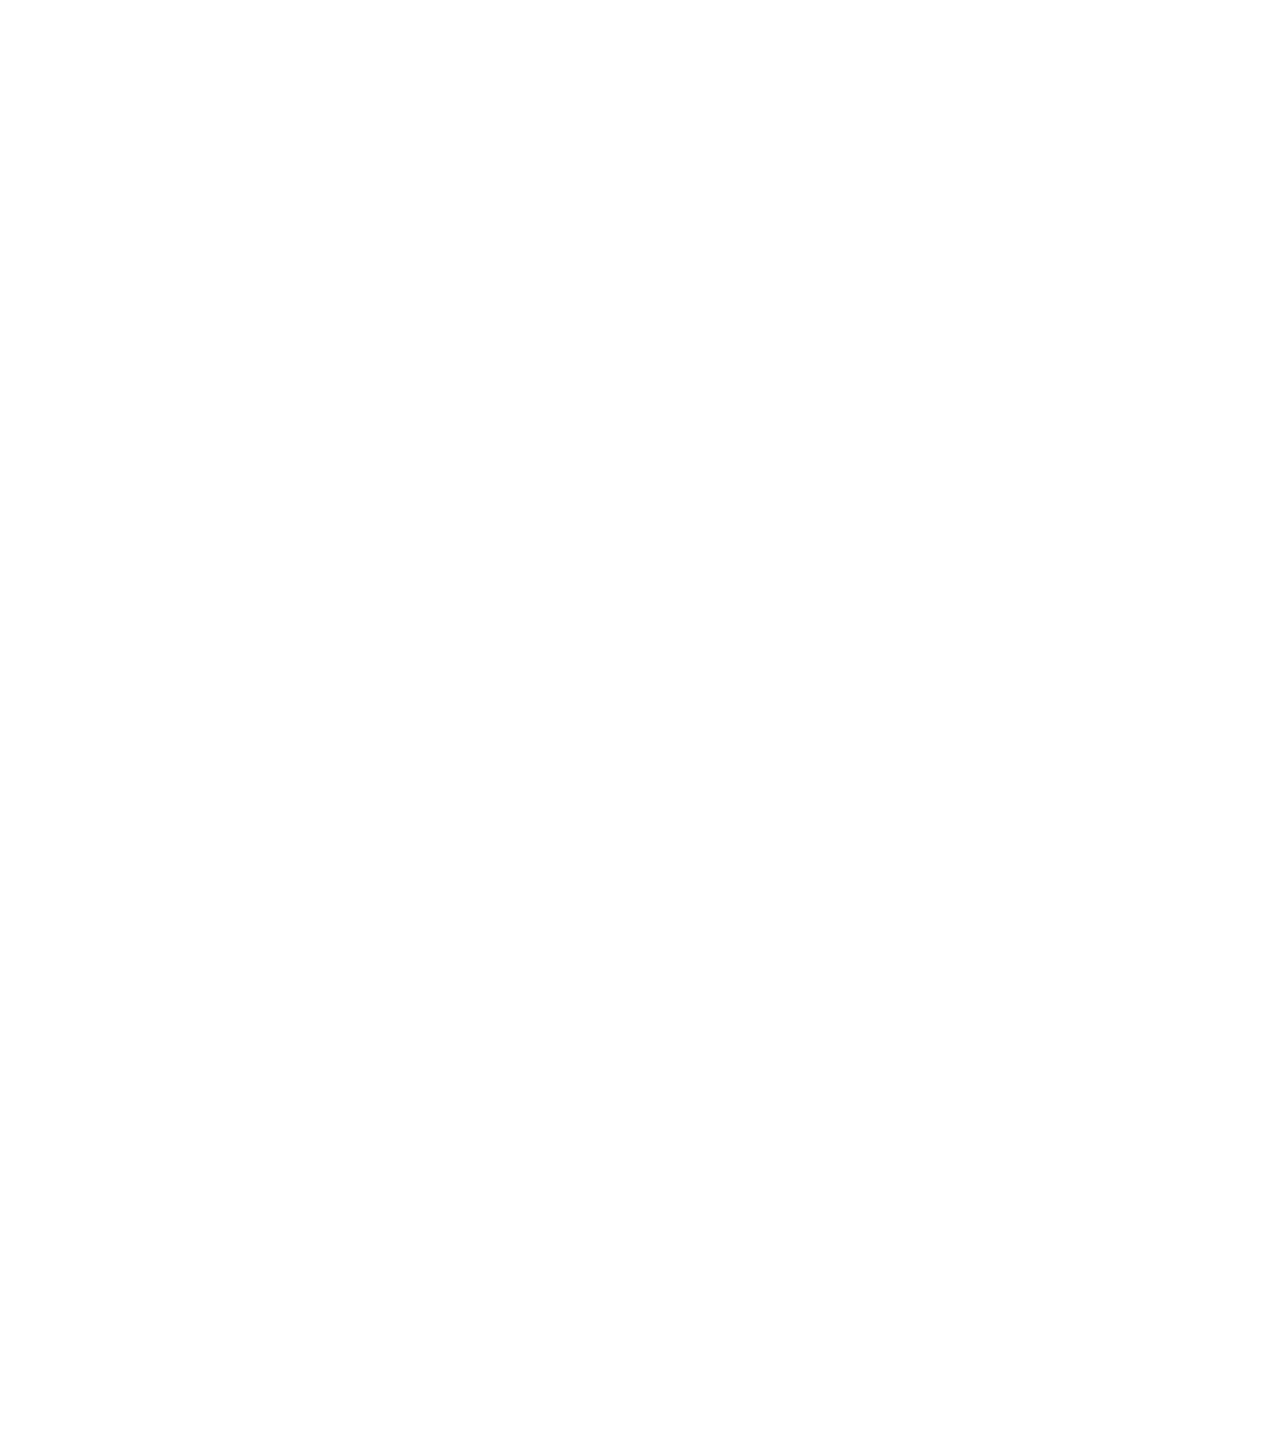
<file: bower_components/tether/examples/enable-disable/index.html>
<!DOCTYPE html>
<html>
    <head>
        <meta charset="utf-8">
        <meta http-equiv="X-UA-Compatible" content="chrome=1">
        <meta name="viewport" content="width=device-width, initial-scale=1, user-scalable=no">
        <link rel="stylesheet" href="../resources/css/base.css" />
        <link rel="stylesheet" href="../common/css/style.css" />
    </head>
    <body>
        <div class="instructions">Click the green target to enable/disable the tethering.</div>

        <div class="element"></div>
        <div class="container">
            <div class="pad"></div>
            <div class="target"></div>
            <div class="pad"></div>
        </div>

        <script src="//github.hubspot.com/tether/dist/js/tether.js"></script>
        <script>
            var tether = new Tether({
                element: '.element',
                target: '.target',
                attachment: 'top left',
                targetAttachment: 'top right'
            });

            document.querySelector('.target').addEventListener('click', function(){
                if (tether.enabled)
                    tether.disable();
                else
                    tether.enable();
            });
        </script>
    </body>
</html>
</file>
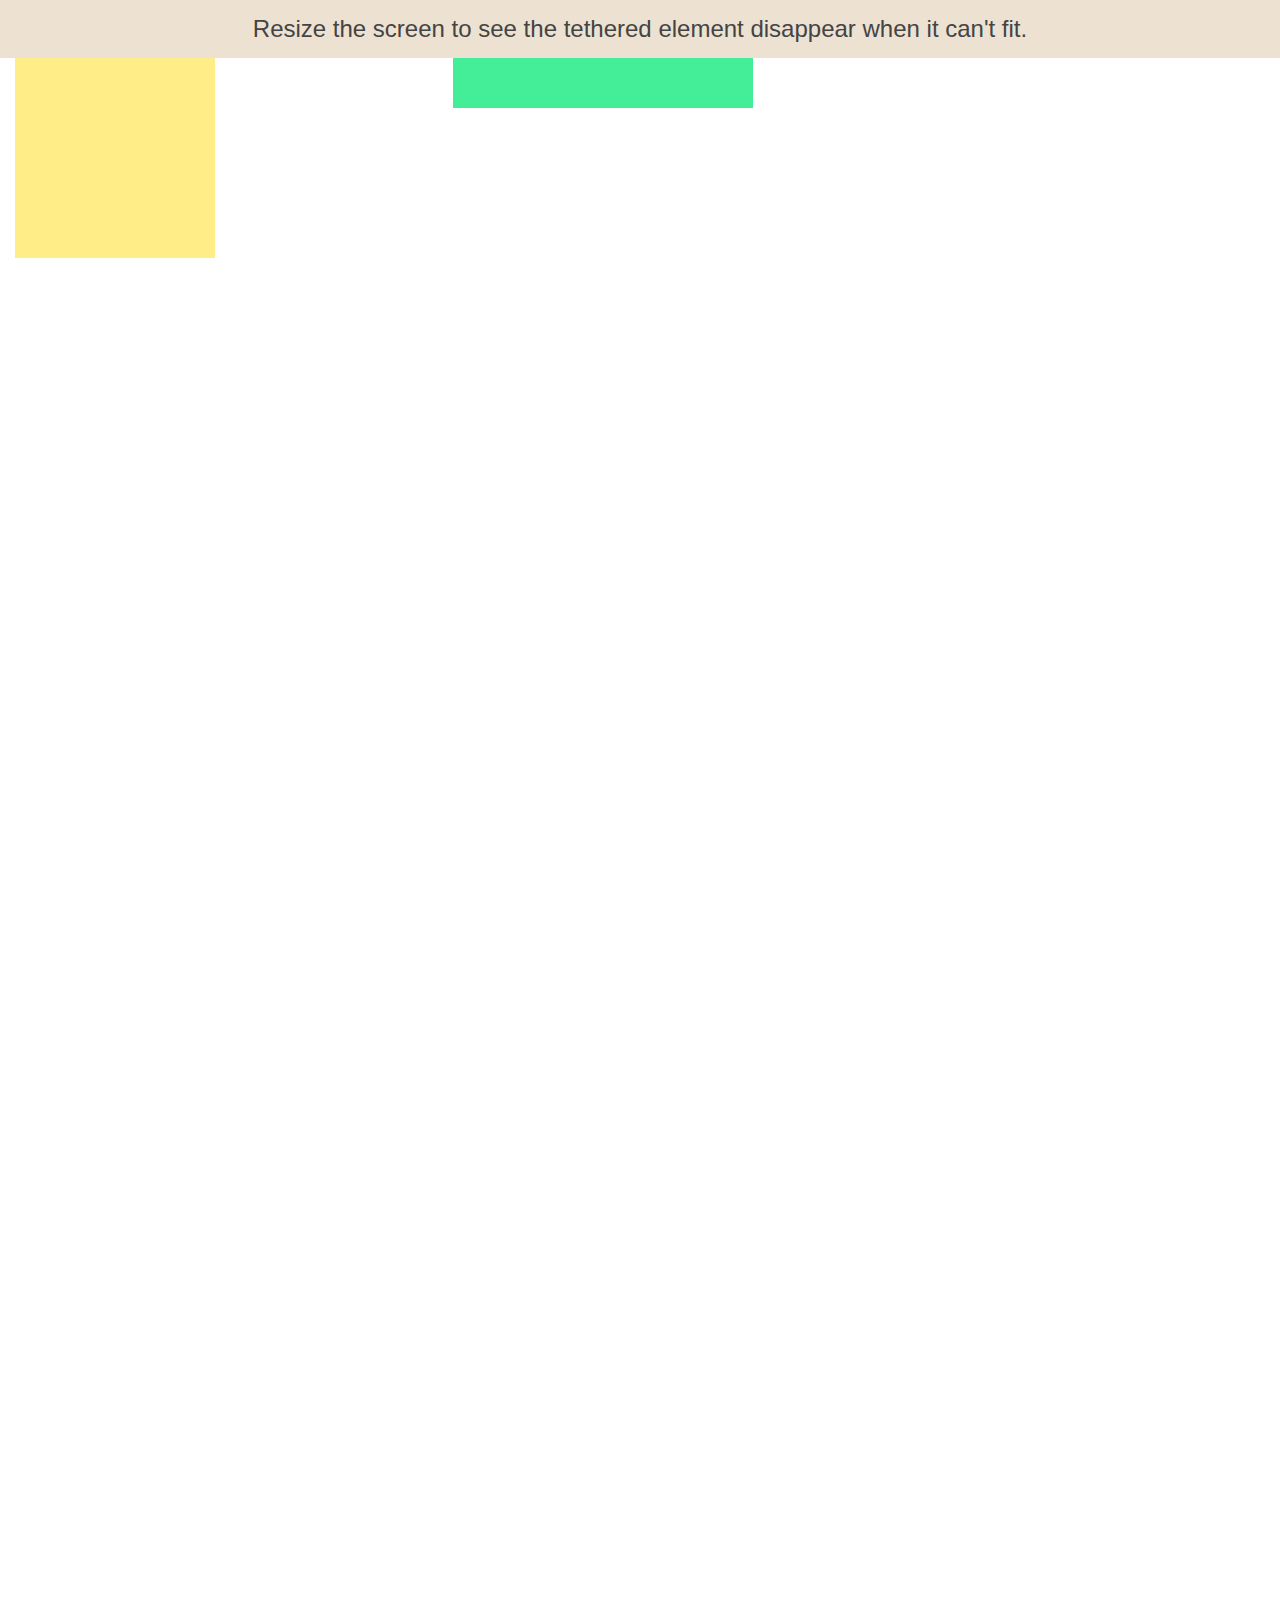
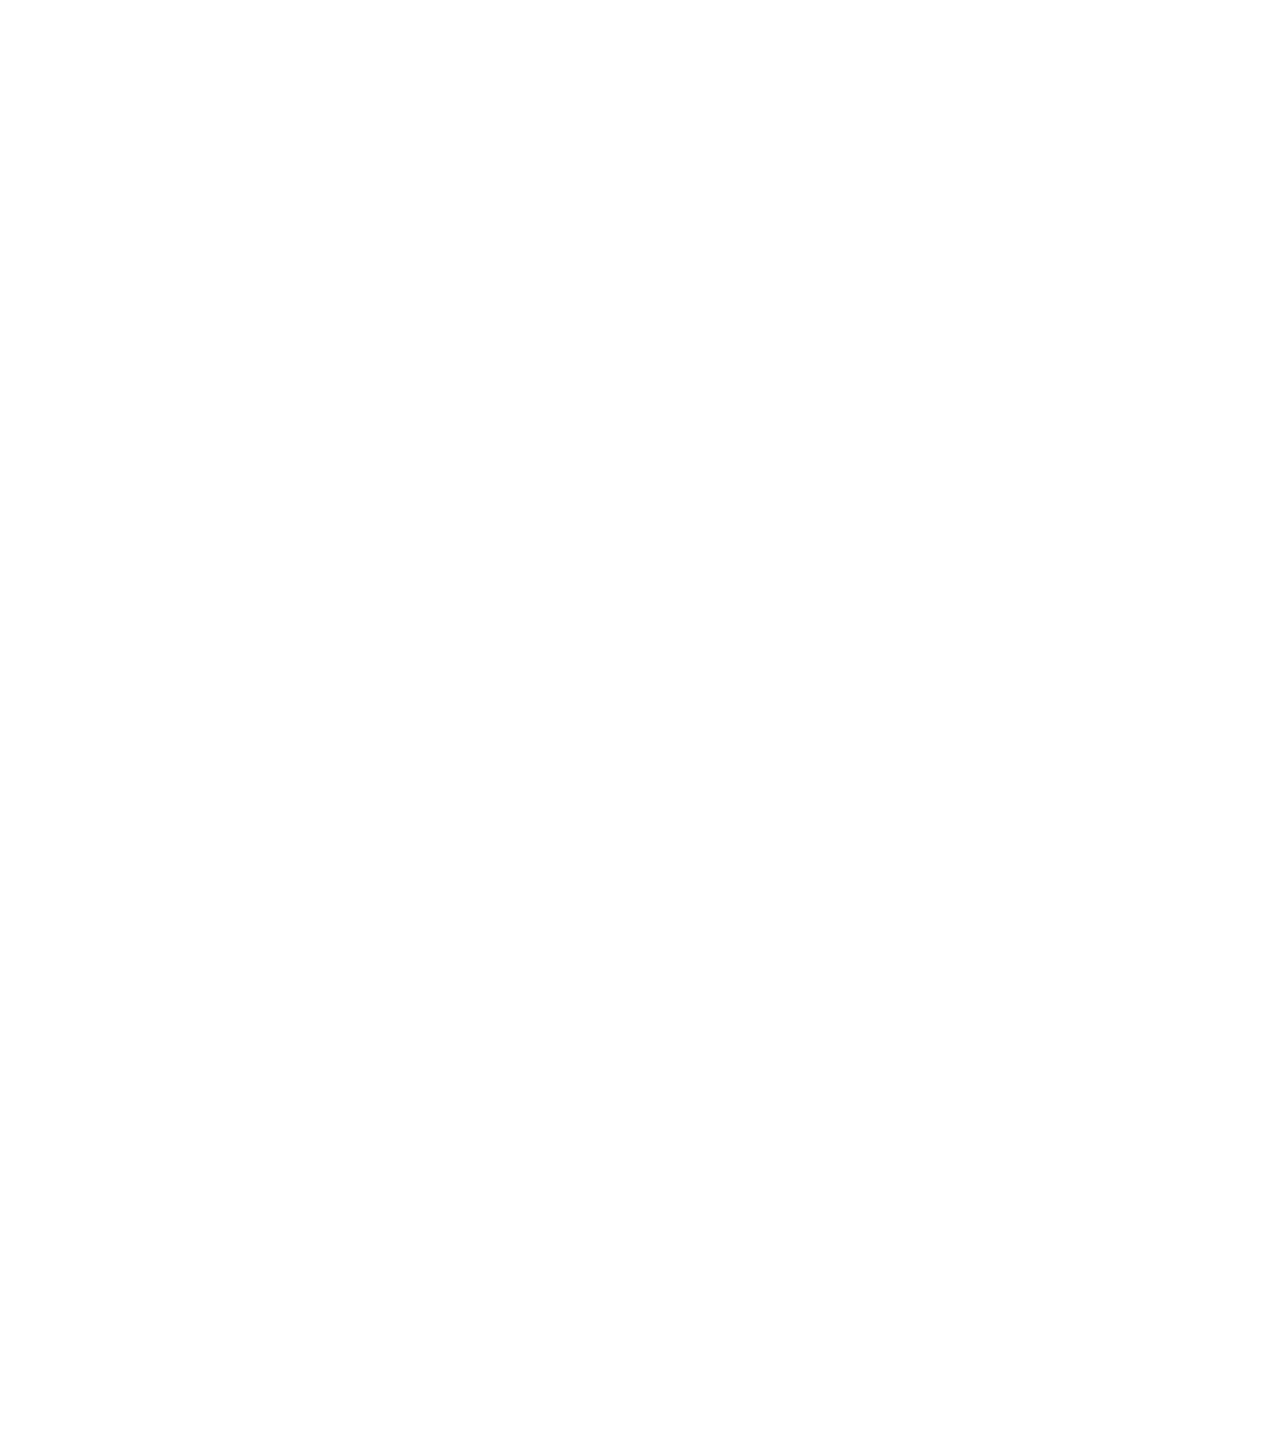
<file: bower_components/tether/examples/out-of-bounds/index.html>
<!DOCTYPE html>
<html>
    <head>
        <meta charset="utf-8">
        <meta http-equiv="X-UA-Compatible" content="chrome=1">
        <meta name="viewport" content="width=device-width, initial-scale=1, user-scalable=no">
        <link rel="stylesheet" href="../resources/css/base.css" />
        <link rel="stylesheet" href="../common/css/style.css" />
        <style>
            .tether-element.tether-out-of-bounds {
                display: none;
            }
        </style>
    </head>
    <body>
        <div class="instructions">Resize the screen to see the tethered element disappear when it can't fit.</div>

        <div class="element"></div>
        <div class="target"></div>

        <script src="//github.hubspot.com/tether/dist/js/tether.js"></script>
        <script>
            var tether = new Tether({
                element: '.element',
                target: '.target',
                attachment: 'top left',
                targetAttachment: 'top right',
                constraints: [{
                    to: 'window',
                    attachment: 'together'
                }]
            });
            tether.on('update', function(event) {
                console.log(event);
            });
        </script>
    </body>
</html>
</file>
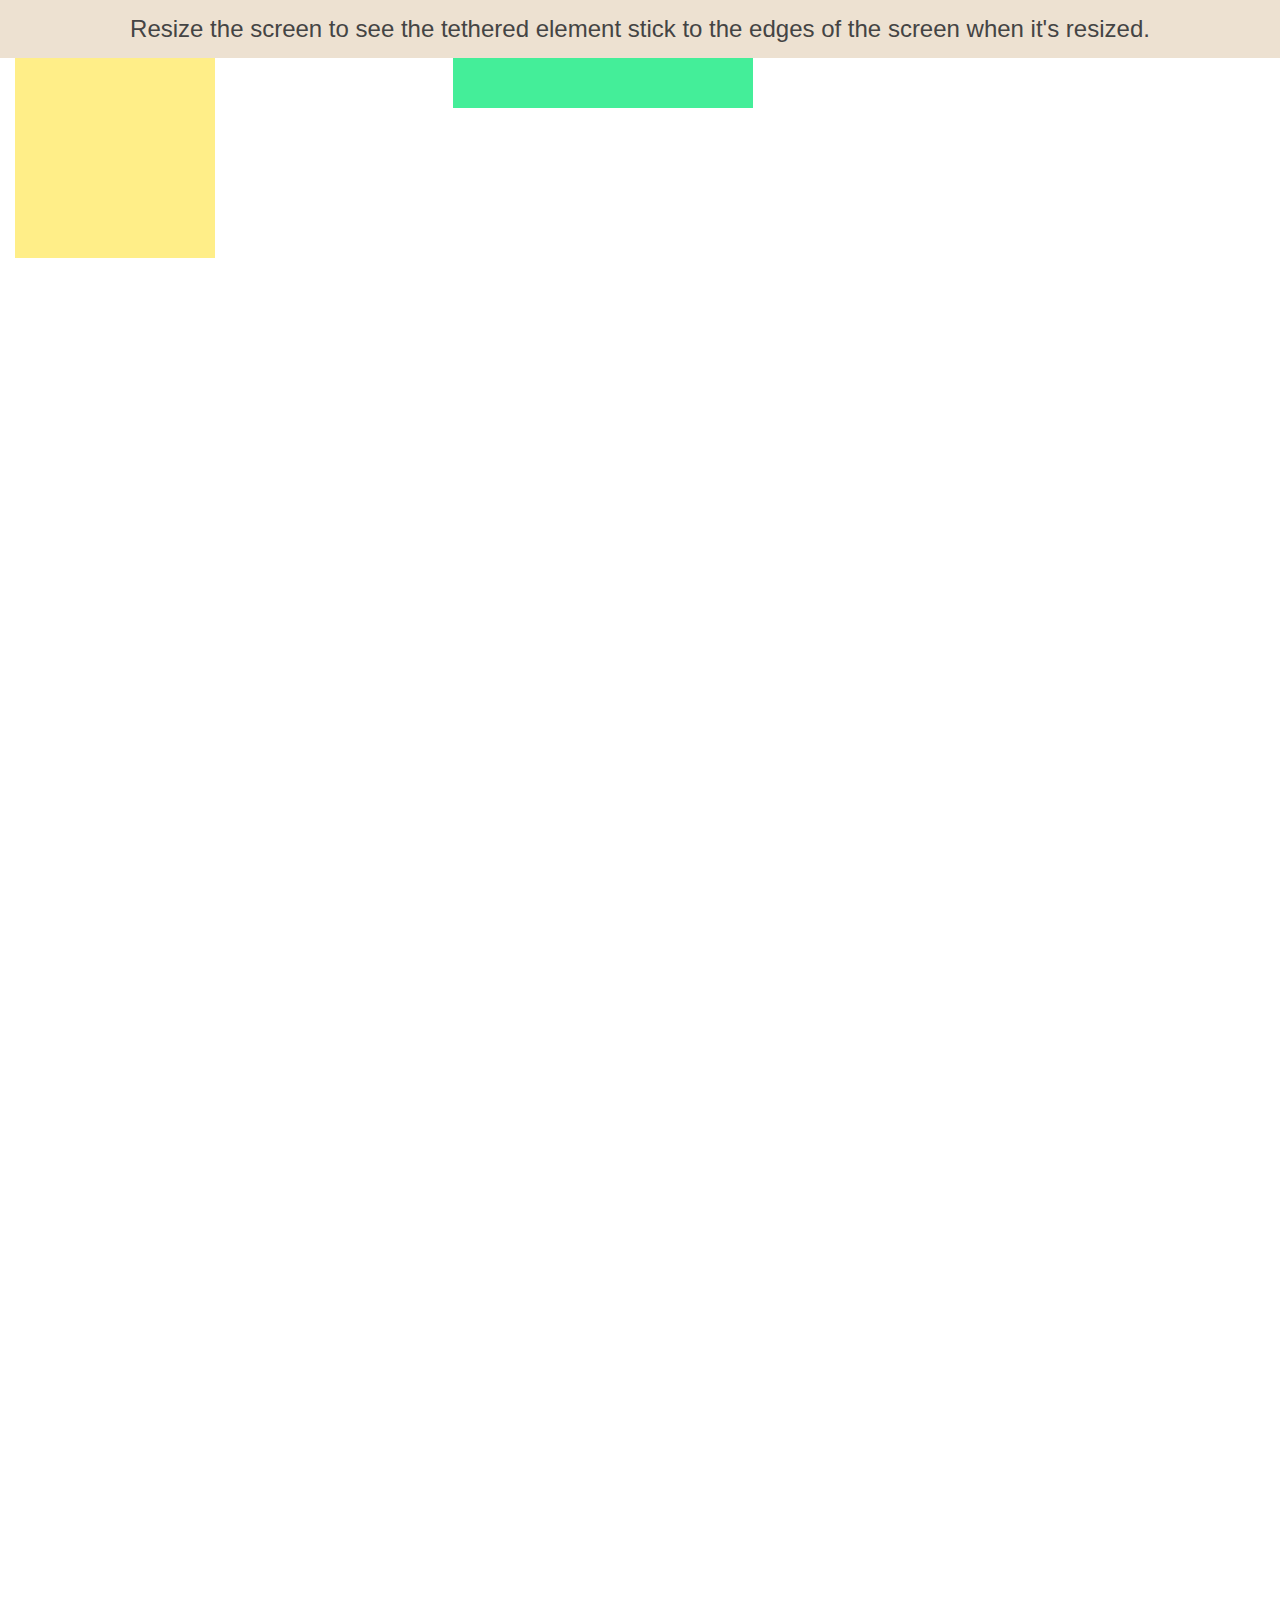
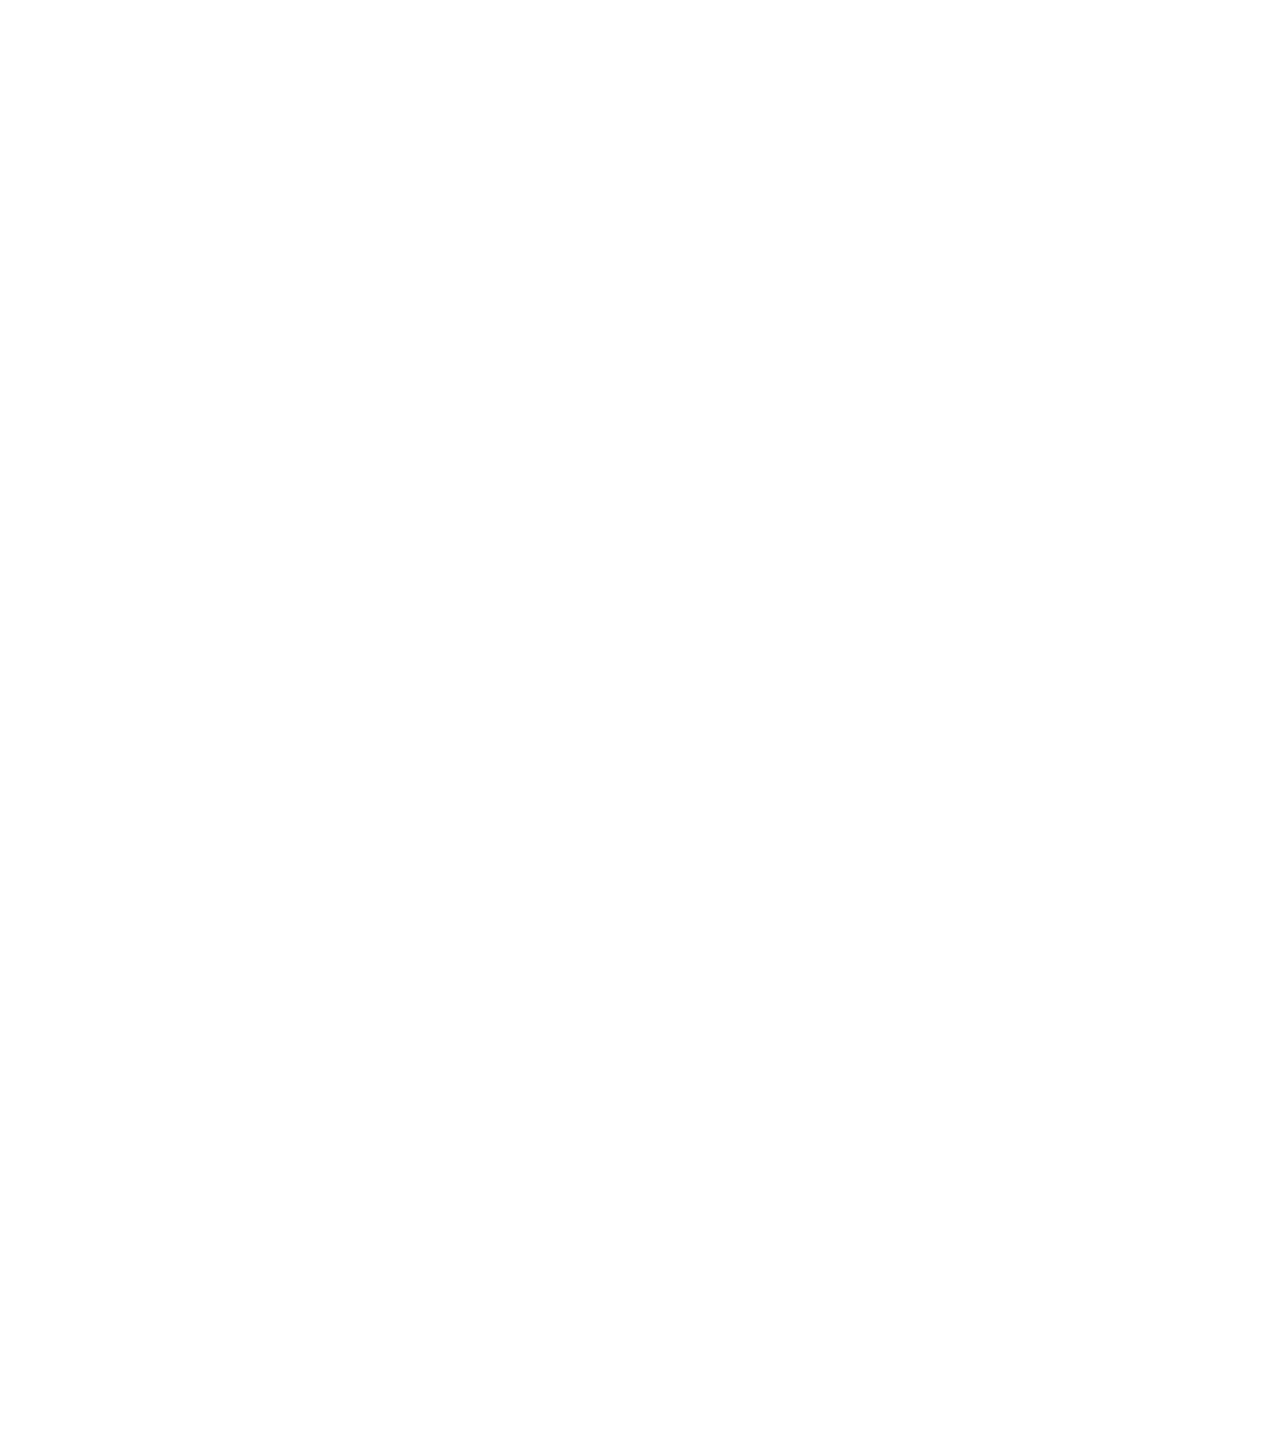
<file: bower_components/tether/examples/pin/index.html>
<!DOCTYPE html>
<html>
    <head>
        <meta charset="utf-8">
        <meta http-equiv="X-UA-Compatible" content="chrome=1">
        <meta name="viewport" content="width=device-width, initial-scale=1, user-scalable=no">
        <link rel="stylesheet" href="../resources/css/base.css" />
        <link rel="stylesheet" href="../common/css/style.css" />
    </head>
    <body>
        <div class="instructions">Resize the screen to see the tethered element stick to the edges of the screen when it's resized.</div>

        <div class="element"></div>
        <div class="target"></div>

        <script src="//github.hubspot.com/tether/dist/js/tether.js"></script>
        <script>
            new Tether({
                element: '.element',
                target: '.target',
                attachment: 'top left',
                targetAttachment: 'top right',
                constraints: [{
                    to: 'window',
                    pin: true
                }]
            });
        </script>
    </body>
</html>
</file>
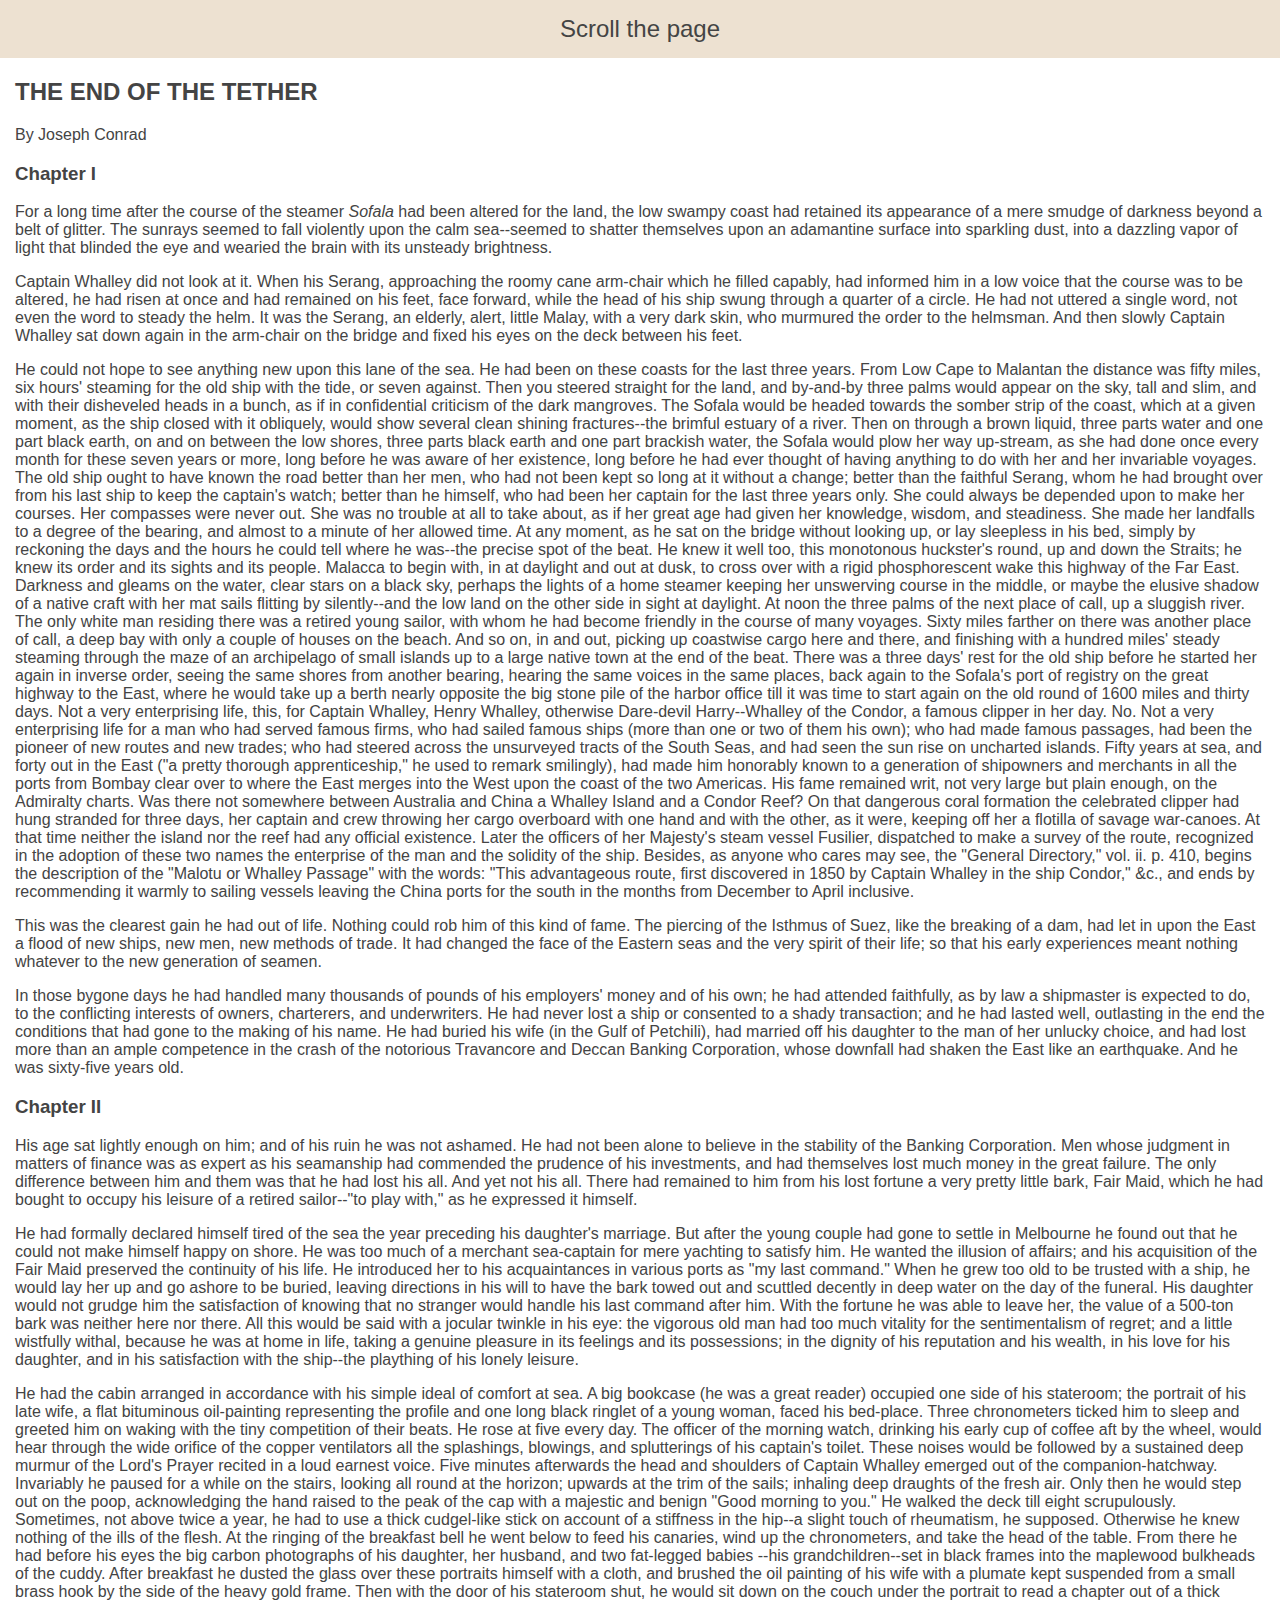
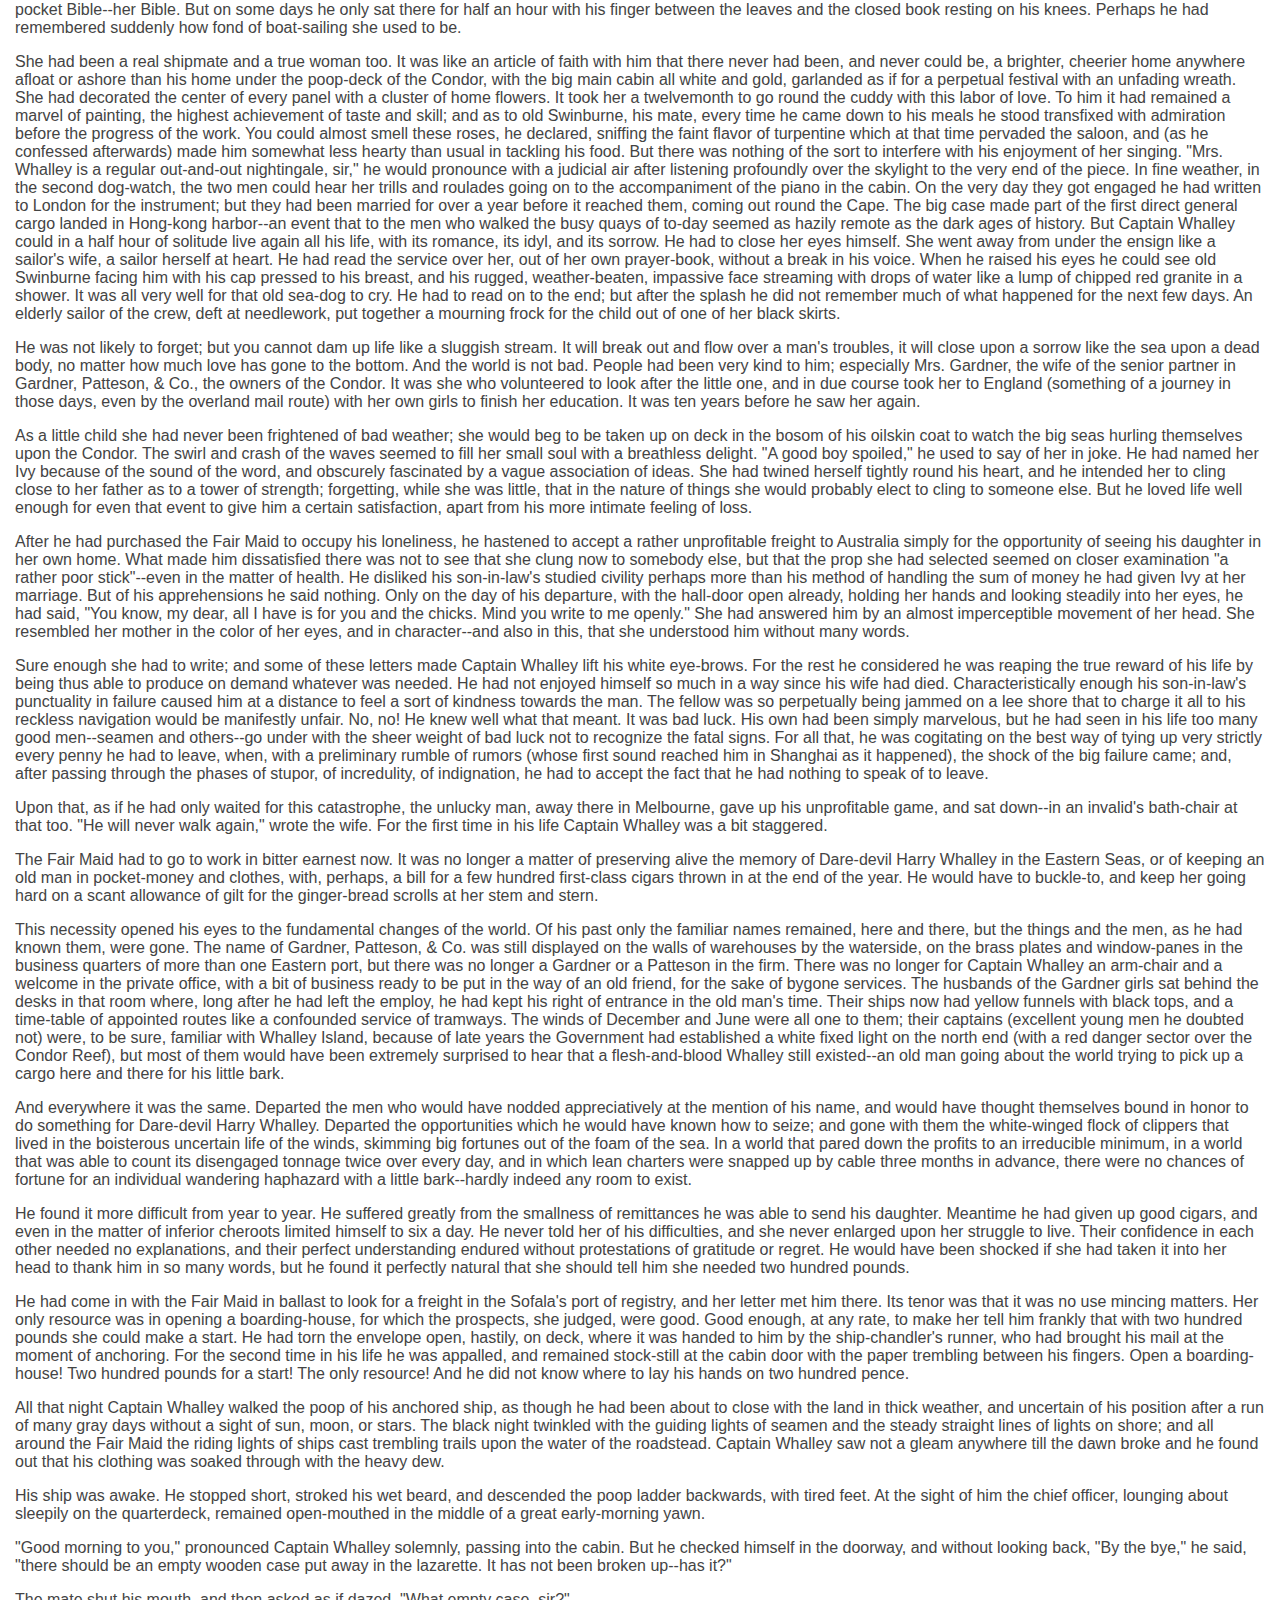
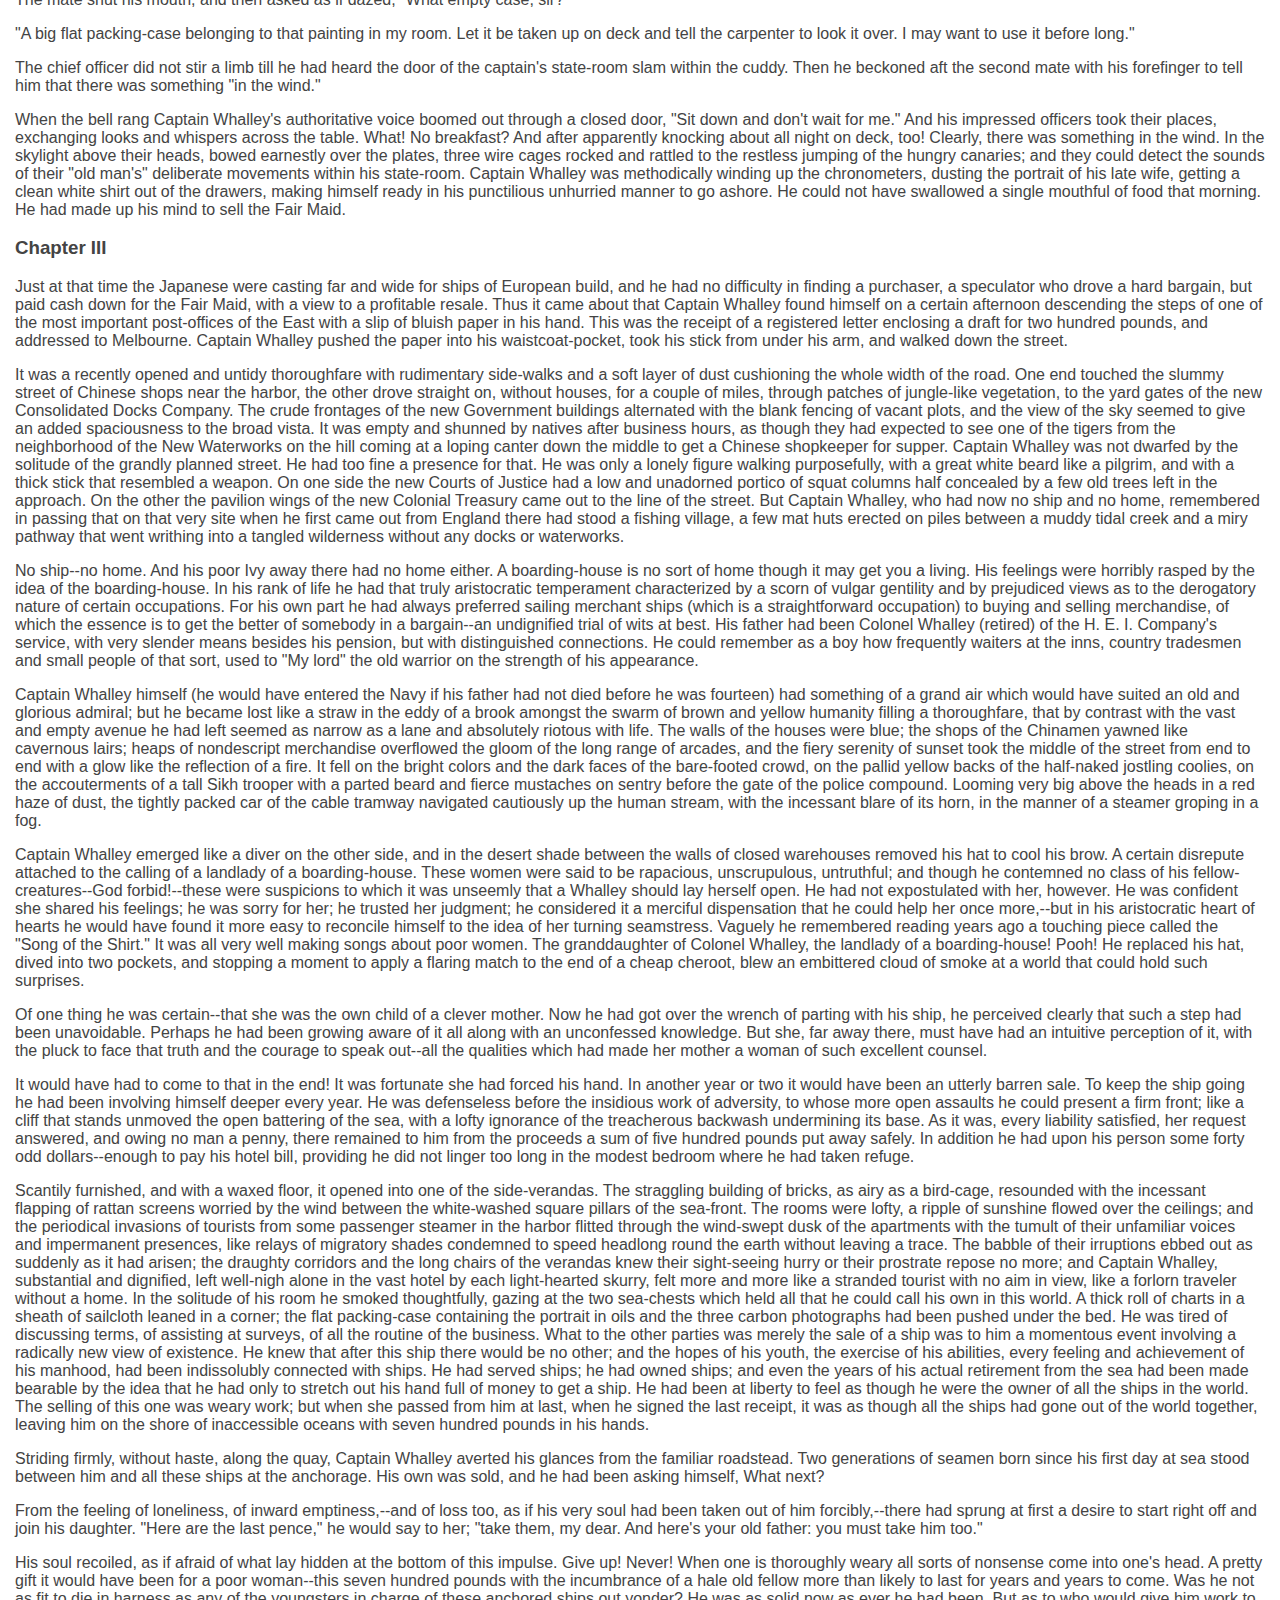
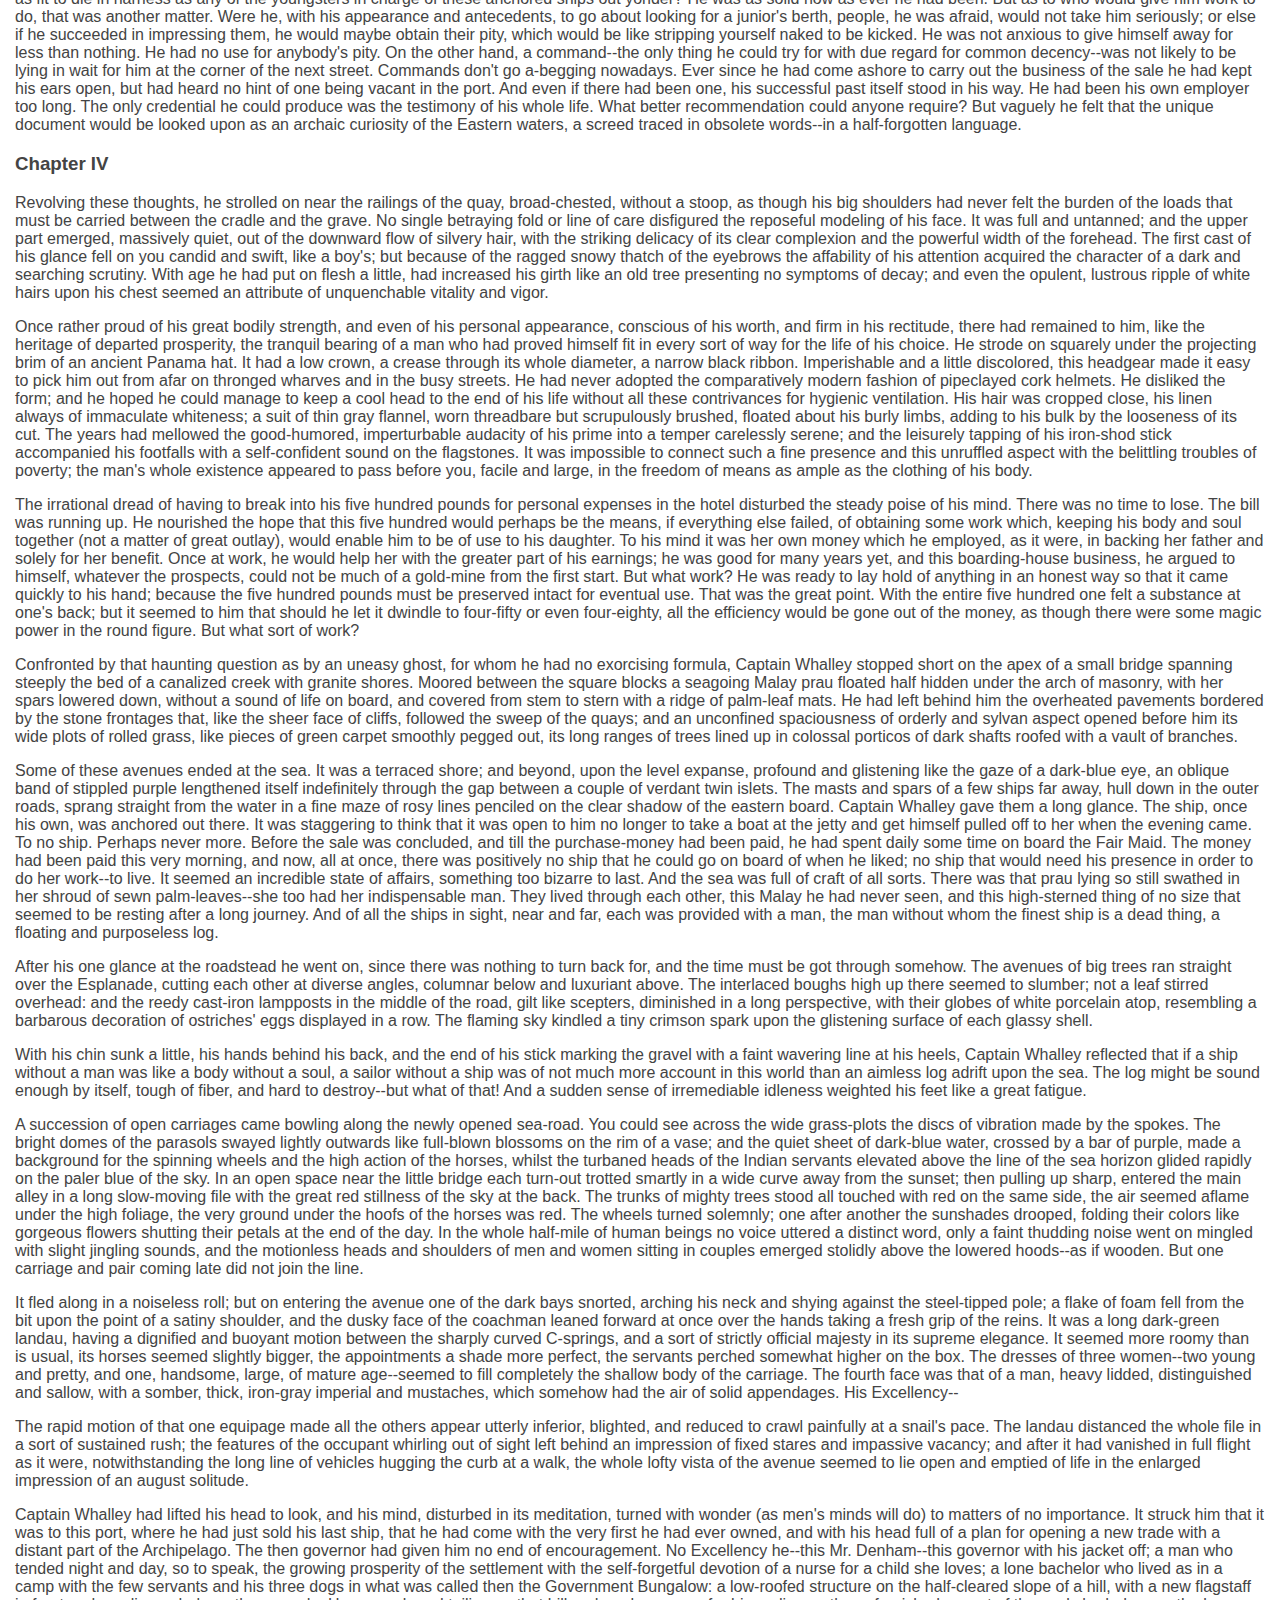
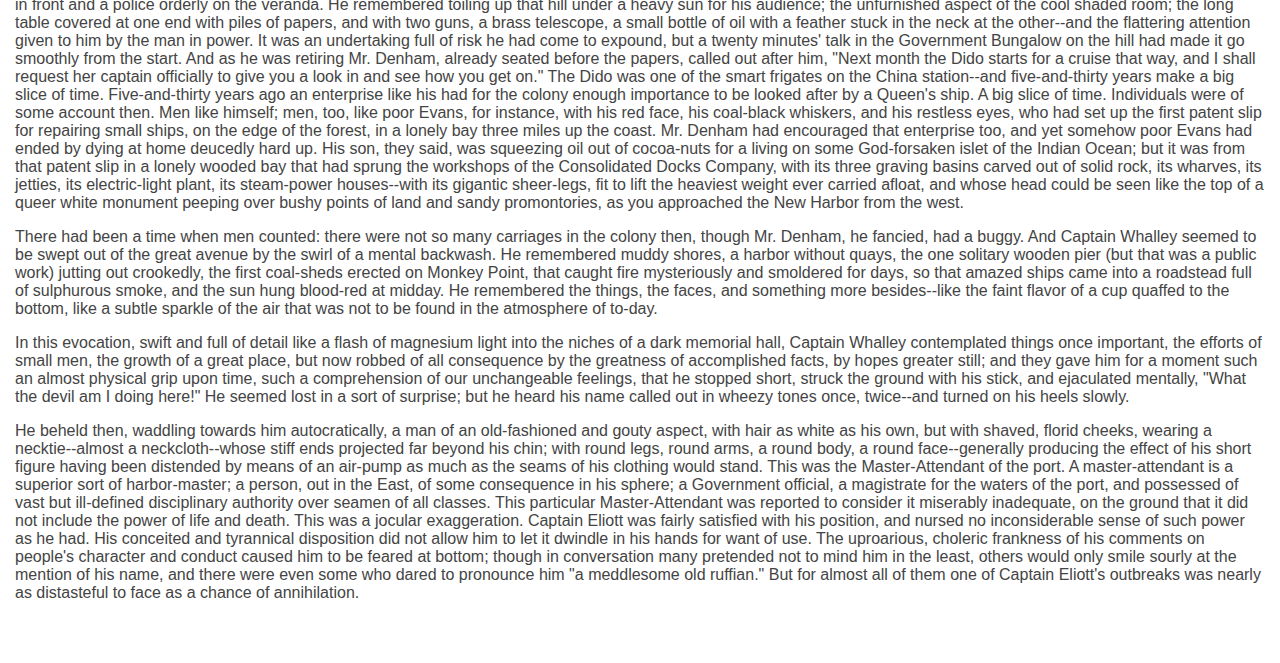
<file: bower_components/tether/examples/scroll/index.html>
<!DOCTYPE html>
<html>
    <head>
        <link rel="stylesheet" href="../resources/css/base.css" />
        <link rel="stylesheet" href="../common/css/style.css" />
    </head>
    <body>

    <div class="instructions">Scroll the page</div>

    <h2>THE END OF THE TETHER</h2>

    <p>By Joseph Conrad</p>

    <h3>Chapter I</h3>

    <p>For a long time after the course of the steamer <em>Sofala</em> had been
    altered for the land, the low swampy coast had retained its appearance
    of a mere smudge of darkness beyond a belt of glitter. The sunrays
    seemed to fall violently upon the calm sea--seemed to shatter themselves
    upon an adamantine surface into sparkling dust, into a dazzling vapor
    of light that blinded the eye and wearied the brain with its unsteady
    brightness.</p>

    <p>Captain Whalley did not look at it. When his Serang, approaching the
    roomy cane arm-chair which he filled capably, had informed him in a low
    voice that the course was to be altered, he had risen at once and had
    remained on his feet, face forward, while the head of his ship swung
    through a quarter of a circle. He had not uttered a single word, not
    even the word to steady the helm. It was the Serang, an elderly, alert,
    little Malay, with a very dark skin, who murmured the order to the
    helmsman. And then slowly Captain Whalley sat down again in the
    arm-chair on the bridge and fixed his eyes on the deck between his feet.</p>

    <p>He could not hope to see anything new upon this lane of the sea. He had
    been on these coasts for the last three years. From Low Cape to Malantan
    the distance was fifty miles, six hours' steaming for the old ship with
    the tide, or seven against. Then you steered straight for the land, and
    by-and-by three palms would appear on the sky, tall and slim, and with
    their disheveled heads in a bunch, as if in confidential criticism of
    the dark mangroves. The Sofala would be headed towards the somber
    strip of the coast, which at a given moment, as the ship closed with
    it obliquely, would show several clean shining fractures--the brimful
    estuary of a river. Then on through a brown liquid, three parts water
    and one part black earth, on and on between the low shores, three parts
    black earth and one part brackish water, the Sofala would plow her way
    up-stream, as she had done once every month for these seven years or
    more, long before he was aware of her existence, long before he had ever
    thought of having anything to do with her and her invariable voyages.
    The old ship ought to have known the road better than her men, who had
    not been kept so long at it without a change; better than the faithful
    Serang, whom he had brought over from his last ship to keep the
    captain's watch; better than he himself, who had been her captain for
    the last three years only. She could always be depended upon to make her
    courses. Her compasses were never out. She was no trouble at all to
    take about, as if her great age had given her knowledge, wisdom, and
    steadiness. She made her landfalls to a degree of the bearing, and
    almost to a minute of her allowed time. At any moment, as he sat on
    the bridge without looking up, or lay sleepless in his bed, simply by
    reckoning the days and the hours he could tell where he was--the precise
    spot of the beat. He knew it well too, this monotonous huckster's
    round, up and down the Straits; he knew its order and its sights and its
    people. Malacca to begin with, in at daylight and out at dusk, to cross
    over with a rigid phosphorescent wake this highway of the Far East.
    Darkness and gleams on the water, clear stars on a black sky, perhaps
    the lights of a home steamer keeping her unswerving course in the
    middle, or maybe the elusive shadow of a native craft with her mat sails
    flitting by silently--and the low land on the other side in sight
    at daylight. At noon the three palms of the next place of call, up a
    sluggish river. The only white man residing there was a retired young
    sailor, with whom he had become friendly in the course of many voyages.
    Sixty miles farther on there was another place of call, a deep bay with
    only a couple of houses on the beach. And so on, in and out, picking
    up coastwise cargo here and there, and finishing with a hundred miles'
    steady steaming through the maze of an archipelago of small islands up
    to a large native town at the end of the beat. There was a three days'
    rest for the old ship before he started her again in inverse order,
    seeing the same shores from another bearing, hearing the same voices
    in the same places, back again to the Sofala's port of registry on
    the great highway to the East, where he would take up a berth nearly
    opposite the big stone pile of the harbor office till it was time to
    start again on the old round of 1600 miles and thirty days. Not a very
    enterprising life, this, for Captain Whalley, Henry Whalley, otherwise
    Dare-devil Harry--Whalley of the Condor, a famous clipper in her day.
    No. Not a very enterprising life for a man who had served famous firms,
    who had sailed famous ships (more than one or two of them his own); who
    had made famous passages, had been the pioneer of new routes and new
    trades; who had steered across the unsurveyed tracts of the South Seas,
    and had seen the sun rise on uncharted islands. Fifty years at sea, and
    forty out in the East ("a pretty thorough apprenticeship," he used
    to remark smilingly), had made him honorably known to a generation of
    shipowners and merchants in all the ports from Bombay clear over to
    where the East merges into the West upon the coast of the two Americas.
    His fame remained writ, not very large but plain enough, on the
    Admiralty charts. Was there not somewhere between Australia and China a
    Whalley Island and a Condor Reef? On that dangerous coral formation the
    celebrated clipper had hung stranded for three days, her captain and
    crew throwing her cargo overboard with one hand and with the other, as
    it were, keeping off her a flotilla of savage war-canoes. At that time
    neither the island nor the reef had any official existence. Later the
    officers of her Majesty's steam vessel Fusilier, dispatched to make a
    survey of the route, recognized in the adoption of these two names the
    enterprise of the man and the solidity of the ship. Besides, as anyone
    who cares may see, the "General Directory," vol. ii. p. 410, begins the
    description of the "Malotu or Whalley Passage" with the words: "This
    advantageous route, first discovered in 1850 by Captain Whalley in the
    ship Condor," &amp;c., and ends by recommending it warmly to sailing vessels
    leaving the China ports for the south in the months from December to
    April inclusive.</p>

    <p>This was the clearest gain he had out of life. Nothing could rob him
    of this kind of fame. The piercing of the Isthmus of Suez, like the
    breaking of a dam, had let in upon the East a flood of new ships, new
    men, new methods of trade. It had changed the face of the Eastern seas
    and the very spirit of their life; so that his early experiences meant
    nothing whatever to the new generation of seamen.</p>

    <p>In those bygone days he had handled many thousands of pounds of his
    employers' money and of his own; he had attended faithfully, as by law
    a shipmaster is expected to do, to the conflicting interests of owners,
    charterers, and underwriters. He had never lost a ship or consented to
    a shady transaction; and he had lasted well, outlasting in the end the
    conditions that had gone to the making of his name. He had buried his
    wife (in the Gulf of Petchili), had married off his daughter to the man
    of her unlucky choice, and had lost more than an ample competence in the
    crash of the notorious Travancore and Deccan Banking Corporation, whose
    downfall had shaken the East like an earthquake. And he was sixty-five
    years old.</p>

    <h3>Chapter II</h3>

    <p>His age sat lightly enough on him; and of his ruin he was not ashamed.
    He had not been alone to believe in the stability of the Banking
    Corporation. Men whose judgment in matters of finance was as expert as
    his seamanship had commended the prudence of his investments, and had
    themselves lost much money in the great failure. The only difference
    between him and them was that he had lost his all. And yet not his all.
    There had remained to him from his lost fortune a very pretty little
    bark, Fair Maid, which he had bought to occupy his leisure of a retired
    sailor--"to play with," as he expressed it himself.</p>

    <p>He had formally declared himself tired of the sea the year preceding his
    daughter's marriage. But after the young couple had gone to settle in
    Melbourne he found out that he could not make himself happy on shore. He
    was too much of a merchant sea-captain for mere yachting to satisfy him.
    He wanted the illusion of affairs; and his acquisition of the Fair
    Maid preserved the continuity of his life. He introduced her to his
    acquaintances in various ports as "my last command." When he grew too
    old to be trusted with a ship, he would lay her up and go ashore to be
    buried, leaving directions in his will to have the bark towed out and
    scuttled decently in deep water on the day of the funeral. His daughter
    would not grudge him the satisfaction of knowing that no stranger would
    handle his last command after him. With the fortune he was able to leave
    her, the value of a 500-ton bark was neither here nor there. All this
    would be said with a jocular twinkle in his eye: the vigorous old man
    had too much vitality for the sentimentalism of regret; and a little
    wistfully withal, because he was at home in life, taking a genuine
    pleasure in its feelings and its possessions; in the dignity of his
    reputation and his wealth, in his love for his daughter, and in his
    satisfaction with the ship--the plaything of his lonely leisure.</p>

    <p>He had the cabin arranged in accordance with his simple ideal of comfort
    at sea. A big bookcase (he was a great reader) occupied one side of his
    stateroom; the portrait of his late wife, a flat bituminous oil-painting
    representing the profile and one long black ringlet of a young woman,
    faced his bed-place. Three chronometers ticked him to sleep and greeted
    him on waking with the tiny competition of their beats. He rose at five
    every day. The officer of the morning watch, drinking his early cup
    of coffee aft by the wheel, would hear through the wide orifice of the
    copper ventilators all the splashings, blowings, and splutterings of
    his captain's toilet. These noises would be followed by a sustained
    deep murmur of the Lord's Prayer recited in a loud earnest voice. Five
    minutes afterwards the head and shoulders of Captain Whalley emerged
    out of the companion-hatchway. Invariably he paused for a while on the
    stairs, looking all round at the horizon; upwards at the trim of the
    sails; inhaling deep draughts of the fresh air. Only then he would step
    out on the poop, acknowledging the hand raised to the peak of the cap
    with a majestic and benign "Good morning to you." He walked the deck
    till eight scrupulously. Sometimes, not above twice a year, he had to
    use a thick cudgel-like stick on account of a stiffness in the hip--a
    slight touch of rheumatism, he supposed. Otherwise he knew nothing of
    the ills of the flesh. At the ringing of the breakfast bell he went
    below to feed his canaries, wind up the chronometers, and take the
    head of the table. From there he had before his eyes the big carbon
    photographs of his daughter, her husband, and two fat-legged babies
    --his grandchildren--set in black frames into the maplewood bulkheads
    of the cuddy. After breakfast he dusted the glass over these portraits
    himself with a cloth, and brushed the oil painting of his wife with a
    plumate kept suspended from a small brass hook by the side of the heavy
    gold frame. Then with the door of his stateroom shut, he would sit down
    on the couch under the portrait to read a chapter out of a thick pocket
    Bible--her Bible. But on some days he only sat there for half an hour
    with his finger between the leaves and the closed book resting on his
    knees. Perhaps he had remembered suddenly how fond of boat-sailing she
    used to be.</p>

    <p>She had been a real shipmate and a true woman too. It was like an
    article of faith with him that there never had been, and never could be,
    a brighter, cheerier home anywhere afloat or ashore than his home under
    the poop-deck of the Condor, with the big main cabin all white and gold,
    garlanded as if for a perpetual festival with an unfading wreath. She
    had decorated the center of every panel with a cluster of home flowers.
    It took her a twelvemonth to go round the cuddy with this labor of love.
    To him it had remained a marvel of painting, the highest achievement of
    taste and skill; and as to old Swinburne, his mate, every time he
    came down to his meals he stood transfixed with admiration before the
    progress of the work. You could almost smell these roses, he declared,
    sniffing the faint flavor of turpentine which at that time pervaded the
    saloon, and (as he confessed afterwards) made him somewhat less hearty
    than usual in tackling his food. But there was nothing of the sort to
    interfere with his enjoyment of her singing. "Mrs. Whalley is a regular
    out-and-out nightingale, sir," he would pronounce with a judicial air
    after listening profoundly over the skylight to the very end of the
    piece. In fine weather, in the second dog-watch, the two men could hear
    her trills and roulades going on to the accompaniment of the piano in
    the cabin. On the very day they got engaged he had written to London
    for the instrument; but they had been married for over a year before it
    reached them, coming out round the Cape. The big case made part of the
    first direct general cargo landed in Hong-kong harbor--an event that to
    the men who walked the busy quays of to-day seemed as hazily remote as
    the dark ages of history. But Captain Whalley could in a half hour of
    solitude live again all his life, with its romance, its idyl, and its
    sorrow. He had to close her eyes himself. She went away from under the
    ensign like a sailor's wife, a sailor herself at heart. He had read
    the service over her, out of her own prayer-book, without a break in his
    voice. When he raised his eyes he could see old Swinburne facing him
    with his cap pressed to his breast, and his rugged, weather-beaten,
    impassive face streaming with drops of water like a lump of chipped red
    granite in a shower. It was all very well for that old sea-dog to cry.
    He had to read on to the end; but after the splash he did not remember
    much of what happened for the next few days. An elderly sailor of the
    crew, deft at needlework, put together a mourning frock for the child
    out of one of her black skirts.</p>

    <p>He was not likely to forget; but you cannot dam up life like a sluggish
    stream. It will break out and flow over a man's troubles, it will close
    upon a sorrow like the sea upon a dead body, no matter how much love has
    gone to the bottom. And the world is not bad. People had been very
    kind to him; especially Mrs. Gardner, the wife of the senior partner
    in Gardner, Patteson, &amp; Co., the owners of the Condor. It was she who
    volunteered to look after the little one, and in due course took her to
    England (something of a journey in those days, even by the overland
    mail route) with her own girls to finish her education. It was ten years
    before he saw her again.</p>

    <p>As a little child she had never been frightened of bad weather; she
    would beg to be taken up on deck in the bosom of his oilskin coat to
    watch the big seas hurling themselves upon the Condor. The swirl and
    crash of the waves seemed to fill her small soul with a breathless
    delight. "A good boy spoiled," he used to say of her in joke. He had
    named her Ivy because of the sound of the word, and obscurely fascinated
    by a vague association of ideas. She had twined herself tightly round
    his heart, and he intended her to cling close to her father as to a
    tower of strength; forgetting, while she was little, that in the nature
    of things she would probably elect to cling to someone else. But
    he loved life well enough for even that event to give him a certain
    satisfaction, apart from his more intimate feeling of loss.</p>

    <p>After he had purchased the Fair Maid to occupy his loneliness, he
    hastened to accept a rather unprofitable freight to Australia simply for
    the opportunity of seeing his daughter in her own home. What made him
    dissatisfied there was not to see that she clung now to somebody else,
    but that the prop she had selected seemed on closer examination "a
    rather poor stick"--even in the matter of health. He disliked his
    son-in-law's studied civility perhaps more than his method of
    handling the sum of money he had given Ivy at her marriage. But of his
    apprehensions he said nothing. Only on the day of his departure, with
    the hall-door open already, holding her hands and looking steadily into
    her eyes, he had said, "You know, my dear, all I have is for you and the
    chicks. Mind you write to me openly." She had answered him by an almost
    imperceptible movement of her head. She resembled her mother in
    the color of her eyes, and in character--and also in this, that she
    understood him without many words.</p>

    <p>Sure enough she had to write; and some of these letters made Captain
    Whalley lift his white eye-brows. For the rest he considered he was
    reaping the true reward of his life by being thus able to produce on
    demand whatever was needed. He had not enjoyed himself so much in a
    way since his wife had died. Characteristically enough his son-in-law's
    punctuality in failure caused him at a distance to feel a sort of
    kindness towards the man. The fellow was so perpetually being jammed on
    a lee shore that to charge it all to his reckless navigation would be
    manifestly unfair. No, no! He knew well what that meant. It was bad
    luck. His own had been simply marvelous, but he had seen in his life too
    many good men--seamen and others--go under with the sheer weight of bad
    luck not to recognize the fatal signs. For all that, he was cogitating
    on the best way of tying up very strictly every penny he had to leave,
    when, with a preliminary rumble of rumors (whose first sound reached
    him in Shanghai as it happened), the shock of the big failure came;
    and, after passing through the phases of stupor, of incredulity, of
    indignation, he had to accept the fact that he had nothing to speak of
    to leave.</p>

    <p>Upon that, as if he had only waited for this catastrophe, the unlucky
    man, away there in Melbourne, gave up his unprofitable game, and sat
    down--in an invalid's bath-chair at that too. "He will never walk
    again," wrote the wife. For the first time in his life Captain Whalley
    was a bit staggered.</p>

    <p>The Fair Maid had to go to work in bitter earnest now. It was no longer
    a matter of preserving alive the memory of Dare-devil Harry Whalley in
    the Eastern Seas, or of keeping an old man in pocket-money and clothes,
    with, perhaps, a bill for a few hundred first-class cigars thrown in at
    the end of the year. He would have to buckle-to, and keep her going hard
    on a scant allowance of gilt for the ginger-bread scrolls at her stem
    and stern.</p>

    <p>This necessity opened his eyes to the fundamental changes of the world.
    Of his past only the familiar names remained, here and there, but
    the things and the men, as he had known them, were gone. The name of
    Gardner, Patteson, &amp; Co. was still displayed on the walls of warehouses
    by the waterside, on the brass plates and window-panes in the business
    quarters of more than one Eastern port, but there was no longer a
    Gardner or a Patteson in the firm. There was no longer for Captain
    Whalley an arm-chair and a welcome in the private office, with a bit of
    business ready to be put in the way of an old friend, for the sake of
    bygone services. The husbands of the Gardner girls sat behind the desks
    in that room where, long after he had left the employ, he had kept his
    right of entrance in the old man's time. Their ships now had yellow
    funnels with black tops, and a time-table of appointed routes like a
    confounded service of tramways. The winds of December and June were all
    one to them; their captains (excellent young men he doubted not) were,
    to be sure, familiar with Whalley Island, because of late years the
    Government had established a white fixed light on the north end (with
    a red danger sector over the Condor Reef), but most of them would have
    been extremely surprised to hear that a flesh-and-blood Whalley still
    existed--an old man going about the world trying to pick up a cargo here
    and there for his little bark.</p>

    <p>And everywhere it was the same. Departed the men who would have nodded
    appreciatively at the mention of his name, and would have thought
    themselves bound in honor to do something for Dare-devil Harry Whalley.
    Departed the opportunities which he would have known how to seize; and
    gone with them the white-winged flock of clippers that lived in the
    boisterous uncertain life of the winds, skimming big fortunes out of
    the foam of the sea. In a world that pared down the profits to an
    irreducible minimum, in a world that was able to count its disengaged
    tonnage twice over every day, and in which lean charters were snapped up
    by cable three months in advance, there were no chances of fortune for
    an individual wandering haphazard with a little bark--hardly indeed any
    room to exist.</p>

    <p>He found it more difficult from year to year. He suffered greatly from
    the smallness of remittances he was able to send his daughter. Meantime
    he had given up good cigars, and even in the matter of inferior cheroots
    limited himself to six a day. He never told her of his difficulties, and
    she never enlarged upon her struggle to live. Their confidence in each
    other needed no explanations, and their perfect understanding endured
    without protestations of gratitude or regret. He would have been shocked
    if she had taken it into her head to thank him in so many words, but
    he found it perfectly natural that she should tell him she needed two
    hundred pounds.</p>

    <p>He had come in with the Fair Maid in ballast to look for a freight in
    the Sofala's port of registry, and her letter met him there. Its tenor
    was that it was no use mincing matters. Her only resource was in opening
    a boarding-house, for which the prospects, she judged, were good. Good
    enough, at any rate, to make her tell him frankly that with two hundred
    pounds she could make a start. He had torn the envelope open, hastily,
    on deck, where it was handed to him by the ship-chandler's runner, who
    had brought his mail at the moment of anchoring. For the second time
    in his life he was appalled, and remained stock-still at the cabin door
    with the paper trembling between his fingers. Open a boarding-house! Two
    hundred pounds for a start! The only resource! And he did not know where
    to lay his hands on two hundred pence.</p>

    <p>All that night Captain Whalley walked the poop of his anchored ship, as
    though he had been about to close with the land in thick weather, and
    uncertain of his position after a run of many gray days without a sight
    of sun, moon, or stars. The black night twinkled with the guiding lights
    of seamen and the steady straight lines of lights on shore; and all
    around the Fair Maid the riding lights of ships cast trembling trails
    upon the water of the roadstead. Captain Whalley saw not a gleam
    anywhere till the dawn broke and he found out that his clothing was
    soaked through with the heavy dew.</p>

    <p>His ship was awake. He stopped short, stroked his wet beard, and
    descended the poop ladder backwards, with tired feet. At the sight
    of him the chief officer, lounging about sleepily on the quarterdeck,
    remained open-mouthed in the middle of a great early-morning yawn.</p>

    <p>"Good morning to you," pronounced Captain Whalley solemnly, passing into
    the cabin. But he checked himself in the doorway, and without looking
    back, "By the bye," he said, "there should be an empty wooden case put
    away in the lazarette. It has not been broken up--has it?"</p>

    <p>The mate shut his mouth, and then asked as if dazed, "What empty case,
    sir?"</p>

    <p>"A big flat packing-case belonging to that painting in my room. Let it
    be taken up on deck and tell the carpenter to look it over. I may want
    to use it before long."</p>

    <p>The chief officer did not stir a limb till he had heard the door of the
    captain's state-room slam within the cuddy. Then he beckoned aft the
    second mate with his forefinger to tell him that there was something "in
    the wind."</p>

    <p>When the bell rang Captain Whalley's authoritative voice boomed out
    through a closed door, "Sit down and don't wait for me." And his
    impressed officers took their places, exchanging looks and whispers
    across the table. What! No breakfast? And after apparently knocking
    about all night on deck, too! Clearly, there was something in the wind.
    In the skylight above their heads, bowed earnestly over the plates,
    three wire cages rocked and rattled to the restless jumping of the
    hungry canaries; and they could detect the sounds of their "old
    man's" deliberate movements within his state-room. Captain Whalley was
    methodically winding up the chronometers, dusting the portrait of
    his late wife, getting a clean white shirt out of the drawers, making
    himself ready in his punctilious unhurried manner to go ashore. He could
    not have swallowed a single mouthful of food that morning. He had made
    up his mind to sell the Fair Maid.</p>

    <h3>Chapter III</h3>

    <p>Just at that time the Japanese were casting far and wide for ships
    of European build, and he had no difficulty in finding a purchaser, a
    speculator who drove a hard bargain, but paid cash down for the Fair
    Maid, with a view to a profitable resale. Thus it came about that
    Captain Whalley found himself on a certain afternoon descending the
    steps of one of the most important post-offices of the East with a slip
    of bluish paper in his hand. This was the receipt of a registered letter
    enclosing a draft for two hundred pounds, and addressed to Melbourne.
    Captain Whalley pushed the paper into his waistcoat-pocket, took his
    stick from under his arm, and walked down the street.</p>

    <p>It was a recently opened and untidy thoroughfare with rudimentary
    side-walks and a soft layer of dust cushioning the whole width of
    the road. One end touched the slummy street of Chinese shops near the
    harbor, the other drove straight on, without houses, for a couple of
    miles, through patches of jungle-like vegetation, to the yard gates
    of the new Consolidated Docks Company. The crude frontages of the new
    Government buildings alternated with the blank fencing of vacant plots,
    and the view of the sky seemed to give an added spaciousness to the
    broad vista. It was empty and shunned by natives after business
    hours, as though they had expected to see one of the tigers from the
    neighborhood of the New Waterworks on the hill coming at a loping canter
    down the middle to get a Chinese shopkeeper for supper. Captain Whalley
    was not dwarfed by the solitude of the grandly planned street. He
    had too fine a presence for that. He was only a lonely figure walking
    purposefully, with a great white beard like a pilgrim, and with a thick
    stick that resembled a weapon. On one side the new Courts of Justice had
    a low and unadorned portico of squat columns half concealed by a few old
    trees left in the approach. On the other the pavilion wings of the
    new Colonial Treasury came out to the line of the street. But Captain
    Whalley, who had now no ship and no home, remembered in passing that
    on that very site when he first came out from England there had stood a
    fishing village, a few mat huts erected on piles between a muddy tidal
    creek and a miry pathway that went writhing into a tangled wilderness
    without any docks or waterworks.</p>

    <p>No ship--no home. And his poor Ivy away there had no home either. A
    boarding-house is no sort of home though it may get you a living. His
    feelings were horribly rasped by the idea of the boarding-house. In his
    rank of life he had that truly aristocratic temperament characterized by
    a scorn of vulgar gentility and by prejudiced views as to the derogatory
    nature of certain occupations. For his own part he had always preferred
    sailing merchant ships (which is a straightforward occupation) to buying
    and selling merchandise, of which the essence is to get the better of
    somebody in a bargain--an undignified trial of wits at best. His father
    had been Colonel Whalley (retired) of the H. E. I. Company's service,
    with very slender means besides his pension, but with distinguished
    connections. He could remember as a boy how frequently waiters at the
    inns, country tradesmen and small people of that sort, used to "My lord"
    the old warrior on the strength of his appearance.</p>

    <p>Captain Whalley himself (he would have entered the Navy if his father
    had not died before he was fourteen) had something of a grand air which
    would have suited an old and glorious admiral; but he became lost like
    a straw in the eddy of a brook amongst the swarm of brown and yellow
    humanity filling a thoroughfare, that by contrast with the vast and
    empty avenue he had left seemed as narrow as a lane and absolutely
    riotous with life. The walls of the houses were blue; the shops of the
    Chinamen yawned like cavernous lairs; heaps of nondescript merchandise
    overflowed the gloom of the long range of arcades, and the fiery
    serenity of sunset took the middle of the street from end to end with a
    glow like the reflection of a fire. It fell on the bright colors and the
    dark faces of the bare-footed crowd, on the pallid yellow backs of the
    half-naked jostling coolies, on the accouterments of a tall Sikh trooper
    with a parted beard and fierce mustaches on sentry before the gate of
    the police compound. Looming very big above the heads in a red haze of
    dust, the tightly packed car of the cable tramway navigated cautiously
    up the human stream, with the incessant blare of its horn, in the manner
    of a steamer groping in a fog.</p>

    <p>Captain Whalley emerged like a diver on the other side, and in the
    desert shade between the walls of closed warehouses removed his hat to
    cool his brow. A certain disrepute attached to the calling of a
    landlady of a boarding-house. These women were said to be rapacious,
    unscrupulous, untruthful; and though he contemned no class of his
    fellow-creatures--God forbid!--these were suspicions to which it was
    unseemly that a Whalley should lay herself open. He had not expostulated
    with her, however. He was confident she shared his feelings; he was
    sorry for her; he trusted her judgment; he considered it a merciful
    dispensation that he could help her once more,--but in his aristocratic
    heart of hearts he would have found it more easy to reconcile himself to
    the idea of her turning seamstress. Vaguely he remembered reading years
    ago a touching piece called the "Song of the Shirt." It was all very
    well making songs about poor women. The granddaughter of Colonel
    Whalley, the landlady of a boarding-house! Pooh! He replaced his hat,
    dived into two pockets, and stopping a moment to apply a flaring match
    to the end of a cheap cheroot, blew an embittered cloud of smoke at a
    world that could hold such surprises.</p>

    <p>Of one thing he was certain--that she was the own child of a clever
    mother. Now he had got over the wrench of parting with his ship, he
    perceived clearly that such a step had been unavoidable. Perhaps he had
    been growing aware of it all along with an unconfessed knowledge. But
    she, far away there, must have had an intuitive perception of it, with
    the pluck to face that truth and the courage to speak out--all the
    qualities which had made her mother a woman of such excellent counsel.</p>

    <p>It would have had to come to that in the end! It was fortunate she had
    forced his hand. In another year or two it would have been an utterly
    barren sale. To keep the ship going he had been involving himself deeper
    every year. He was defenseless before the insidious work of adversity,
    to whose more open assaults he could present a firm front; like a
    cliff that stands unmoved the open battering of the sea, with a lofty
    ignorance of the treacherous backwash undermining its base. As it was,
    every liability satisfied, her request answered, and owing no man a
    penny, there remained to him from the proceeds a sum of five hundred
    pounds put away safely. In addition he had upon his person some forty
    odd dollars--enough to pay his hotel bill, providing he did not linger
    too long in the modest bedroom where he had taken refuge.</p>

    <p>Scantily furnished, and with a waxed floor, it opened into one of
    the side-verandas. The straggling building of bricks, as airy as a
    bird-cage, resounded with the incessant flapping of rattan screens
    worried by the wind between the white-washed square pillars of the
    sea-front. The rooms were lofty, a ripple of sunshine flowed over the
    ceilings; and the periodical invasions of tourists from some passenger
    steamer in the harbor flitted through the wind-swept dusk of the
    apartments with the tumult of their unfamiliar voices and impermanent
    presences, like relays of migratory shades condemned to speed headlong
    round the earth without leaving a trace. The babble of their irruptions
    ebbed out as suddenly as it had arisen; the draughty corridors and
    the long chairs of the verandas knew their sight-seeing hurry or
    their prostrate repose no more; and Captain Whalley, substantial and
    dignified, left well-nigh alone in the vast hotel by each light-hearted
    skurry, felt more and more like a stranded tourist with no aim in view,
    like a forlorn traveler without a home. In the solitude of his room he
    smoked thoughtfully, gazing at the two sea-chests which held all that he
    could call his own in this world. A thick roll of charts in a sheath
    of sailcloth leaned in a corner; the flat packing-case containing the
    portrait in oils and the three carbon photographs had been pushed under
    the bed. He was tired of discussing terms, of assisting at surveys, of
    all the routine of the business. What to the other parties was merely
    the sale of a ship was to him a momentous event involving a radically
    new view of existence. He knew that after this ship there would be no
    other; and the hopes of his youth, the exercise of his abilities, every
    feeling and achievement of his manhood, had been indissolubly connected
    with ships. He had served ships; he had owned ships; and even the years
    of his actual retirement from the sea had been made bearable by the idea
    that he had only to stretch out his hand full of money to get a ship. He
    had been at liberty to feel as though he were the owner of all the
    ships in the world. The selling of this one was weary work; but when
    she passed from him at last, when he signed the last receipt, it was as
    though all the ships had gone out of the world together, leaving him on
    the shore of inaccessible oceans with seven hundred pounds in his hands.</p>

    <p>Striding firmly, without haste, along the quay, Captain Whalley averted
    his glances from the familiar roadstead. Two generations of seamen born
    since his first day at sea stood between him and all these ships at the
    anchorage. His own was sold, and he had been asking himself, What next?</p>

    <p>From the feeling of loneliness, of inward emptiness,--and of loss
    too, as if his very soul had been taken out of him forcibly,--there had
    sprung at first a desire to start right off and join his daughter.
    "Here are the last pence," he would say to her; "take them, my dear. And
    here's your old father: you must take him too."</p>

    <p>His soul recoiled, as if afraid of what lay hidden at the bottom of
    this impulse. Give up! Never! When one is thoroughly weary all sorts of
    nonsense come into one's head. A pretty gift it would have been for a
    poor woman--this seven hundred pounds with the incumbrance of a hale old
    fellow more than likely to last for years and years to come. Was he not
    as fit to die in harness as any of the youngsters in charge of these
    anchored ships out yonder? He was as solid now as ever he had been. But
    as to who would give him work to do, that was another matter. Were he,
    with his appearance and antecedents, to go about looking for a junior's
    berth, people, he was afraid, would not take him seriously; or else if
    he succeeded in impressing them, he would maybe obtain their pity, which
    would be like stripping yourself naked to be kicked. He was not anxious
    to give himself away for less than nothing. He had no use for anybody's
    pity. On the other hand, a command--the only thing he could try for with
    due regard for common decency--was not likely to be lying in wait
    for him at the corner of the next street. Commands don't go a-begging
    nowadays. Ever since he had come ashore to carry out the business of
    the sale he had kept his ears open, but had heard no hint of one being
    vacant in the port. And even if there had been one, his successful past
    itself stood in his way. He had been his own employer too long. The only
    credential he could produce was the testimony of his whole life. What
    better recommendation could anyone require? But vaguely he felt that
    the unique document would be looked upon as an archaic curiosity of the
    Eastern waters, a screed traced in obsolete words--in a half-forgotten
    language.</p>

    <h3>Chapter IV</h3>

    <p>Revolving these thoughts, he strolled on near the railings of the quay,
    broad-chested, without a stoop, as though his big shoulders had never
    felt the burden of the loads that must be carried between the cradle
    and the grave. No single betraying fold or line of care disfigured the
    reposeful modeling of his face. It was full and untanned; and the upper
    part emerged, massively quiet, out of the downward flow of silvery hair,
    with the striking delicacy of its clear complexion and the powerful
    width of the forehead. The first cast of his glance fell on you candid
    and swift, like a boy's; but because of the ragged snowy thatch of the
    eyebrows the affability of his attention acquired the character of a
    dark and searching scrutiny. With age he had put on flesh a little, had
    increased his girth like an old tree presenting no symptoms of decay;
    and even the opulent, lustrous ripple of white hairs upon his chest
    seemed an attribute of unquenchable vitality and vigor.</p>

    <p>Once rather proud of his great bodily strength, and even of his personal
    appearance, conscious of his worth, and firm in his rectitude, there had
    remained to him, like the heritage of departed prosperity, the tranquil
    bearing of a man who had proved himself fit in every sort of way for the
    life of his choice. He strode on squarely under the projecting brim of
    an ancient Panama hat. It had a low crown, a crease through its whole
    diameter, a narrow black ribbon. Imperishable and a little discolored,
    this headgear made it easy to pick him out from afar on thronged wharves
    and in the busy streets. He had never adopted the comparatively modern
    fashion of pipeclayed cork helmets. He disliked the form; and he hoped
    he could manage to keep a cool head to the end of his life without all
    these contrivances for hygienic ventilation. His hair was cropped close,
    his linen always of immaculate whiteness; a suit of thin gray flannel,
    worn threadbare but scrupulously brushed, floated about his burly limbs,
    adding to his bulk by the looseness of its cut. The years had mellowed
    the good-humored, imperturbable audacity of his prime into a temper
    carelessly serene; and the leisurely tapping of his iron-shod stick
    accompanied his footfalls with a self-confident sound on the flagstones.
    It was impossible to connect such a fine presence and this unruffled
    aspect with the belittling troubles of poverty; the man's whole
    existence appeared to pass before you, facile and large, in the freedom
    of means as ample as the clothing of his body.</p>

    <p>The irrational dread of having to break into his five hundred pounds for
    personal expenses in the hotel disturbed the steady poise of his mind.
    There was no time to lose. The bill was running up. He nourished the
    hope that this five hundred would perhaps be the means, if everything
    else failed, of obtaining some work which, keeping his body and soul
    together (not a matter of great outlay), would enable him to be of use
    to his daughter. To his mind it was her own money which he employed, as
    it were, in backing her father and solely for her benefit. Once at work,
    he would help her with the greater part of his earnings; he was good for
    many years yet, and this boarding-house business, he argued to himself,
    whatever the prospects, could not be much of a gold-mine from the first
    start. But what work? He was ready to lay hold of anything in an honest
    way so that it came quickly to his hand; because the five hundred pounds
    must be preserved intact for eventual use. That was the great point.
    With the entire five hundred one felt a substance at one's back; but
    it seemed to him that should he let it dwindle to four-fifty or even
    four-eighty, all the efficiency would be gone out of the money, as though
    there were some magic power in the round figure. But what sort of work?</p>

    <p>Confronted by that haunting question as by an uneasy ghost, for whom he
    had no exorcising formula, Captain Whalley stopped short on the apex
    of a small bridge spanning steeply the bed of a canalized creek with
    granite shores. Moored between the square blocks a seagoing Malay prau
    floated half hidden under the arch of masonry, with her spars lowered
    down, without a sound of life on board, and covered from stem to stern
    with a ridge of palm-leaf mats. He had left behind him the overheated
    pavements bordered by the stone frontages that, like the sheer face of
    cliffs, followed the sweep of the quays; and an unconfined spaciousness
    of orderly and sylvan aspect opened before him its wide plots of rolled
    grass, like pieces of green carpet smoothly pegged out, its long ranges
    of trees lined up in colossal porticos of dark shafts roofed with a
    vault of branches.</p>

    <p>Some of these avenues ended at the sea. It was a terraced shore; and
    beyond, upon the level expanse, profound and glistening like the gaze
    of a dark-blue eye, an oblique band of stippled purple lengthened itself
    indefinitely through the gap between a couple of verdant twin islets.
    The masts and spars of a few ships far away, hull down in the outer
    roads, sprang straight from the water in a fine maze of rosy lines
    penciled on the clear shadow of the eastern board. Captain Whalley gave
    them a long glance. The ship, once his own, was anchored out there. It
    was staggering to think that it was open to him no longer to take a boat
    at the jetty and get himself pulled off to her when the evening came. To
    no ship. Perhaps never more. Before the sale was concluded, and till the
    purchase-money had been paid, he had spent daily some time on board the
    Fair Maid. The money had been paid this very morning, and now, all at
    once, there was positively no ship that he could go on board of when he
    liked; no ship that would need his presence in order to do her work--to
    live. It seemed an incredible state of affairs, something too bizarre
    to last. And the sea was full of craft of all sorts. There was that prau
    lying so still swathed in her shroud of sewn palm-leaves--she too had
    her indispensable man. They lived through each other, this Malay he had
    never seen, and this high-sterned thing of no size that seemed to be
    resting after a long journey. And of all the ships in sight, near and
    far, each was provided with a man, the man without whom the finest ship
    is a dead thing, a floating and purposeless log.</p>

    <p>After his one glance at the roadstead he went on, since there was
    nothing to turn back for, and the time must be got through somehow. The
    avenues of big trees ran straight over the Esplanade, cutting each other
    at diverse angles, columnar below and luxuriant above. The interlaced
    boughs high up there seemed to slumber; not a leaf stirred overhead:
    and the reedy cast-iron lampposts in the middle of the road, gilt like
    scepters, diminished in a long perspective, with their globes of white
    porcelain atop, resembling a barbarous decoration of ostriches' eggs
    displayed in a row. The flaming sky kindled a tiny crimson spark upon
    the glistening surface of each glassy shell.</p>

    <p>With his chin sunk a little, his hands behind his back, and the end of
    his stick marking the gravel with a faint wavering line at his heels,
    Captain Whalley reflected that if a ship without a man was like a body
    without a soul, a sailor without a ship was of not much more account
    in this world than an aimless log adrift upon the sea. The log might be
    sound enough by itself, tough of fiber, and hard to destroy--but what of
    that! And a sudden sense of irremediable idleness weighted his feet like
    a great fatigue.</p>

    <p>A succession of open carriages came bowling along the newly opened
    sea-road. You could see across the wide grass-plots the discs of
    vibration made by the spokes. The bright domes of the parasols swayed
    lightly outwards like full-blown blossoms on the rim of a vase; and
    the quiet sheet of dark-blue water, crossed by a bar of purple, made a
    background for the spinning wheels and the high action of the horses,
    whilst the turbaned heads of the Indian servants elevated above the line
    of the sea horizon glided rapidly on the paler blue of the sky. In an
    open space near the little bridge each turn-out trotted smartly in a
    wide curve away from the sunset; then pulling up sharp, entered the main
    alley in a long slow-moving file with the great red stillness of the sky
    at the back. The trunks of mighty trees stood all touched with red on
    the same side, the air seemed aflame under the high foliage, the
    very ground under the hoofs of the horses was red. The wheels turned
    solemnly; one after another the sunshades drooped, folding their colors
    like gorgeous flowers shutting their petals at the end of the day. In
    the whole half-mile of human beings no voice uttered a distinct word,
    only a faint thudding noise went on mingled with slight jingling sounds,
    and the motionless heads and shoulders of men and women sitting in
    couples emerged stolidly above the lowered hoods--as if wooden. But one
    carriage and pair coming late did not join the line.</p>

    <p>It fled along in a noiseless roll; but on entering the avenue one of the
    dark bays snorted, arching his neck and shying against the steel-tipped
    pole; a flake of foam fell from the bit upon the point of a satiny
    shoulder, and the dusky face of the coachman leaned forward at once over
    the hands taking a fresh grip of the reins. It was a long dark-green
    landau, having a dignified and buoyant motion between the sharply
    curved C-springs, and a sort of strictly official majesty in its supreme
    elegance. It seemed more roomy than is usual, its horses seemed slightly
    bigger, the appointments a shade more perfect, the servants perched
    somewhat higher on the box. The dresses of three women--two young
    and pretty, and one, handsome, large, of mature age--seemed to fill
    completely the shallow body of the carriage. The fourth face was that
    of a man, heavy lidded, distinguished and sallow, with a somber, thick,
    iron-gray imperial and mustaches, which somehow had the air of solid
    appendages. His Excellency--</p>

    <p>The rapid motion of that one equipage made all the others appear utterly
    inferior, blighted, and reduced to crawl painfully at a snail's pace.
    The landau distanced the whole file in a sort of sustained rush; the
    features of the occupant whirling out of sight left behind an impression
    of fixed stares and impassive vacancy; and after it had vanished in full
    flight as it were, notwithstanding the long line of vehicles hugging the
    curb at a walk, the whole lofty vista of the avenue seemed to lie open
    and emptied of life in the enlarged impression of an august solitude.</p>

    <p>Captain Whalley had lifted his head to look, and his mind, disturbed in
    its meditation, turned with wonder (as men's minds will do) to matters
    of no importance. It struck him that it was to this port, where he had
    just sold his last ship, that he had come with the very first he had
    ever owned, and with his head full of a plan for opening a new trade
    with a distant part of the Archipelago. The then governor had given
    him no end of encouragement. No Excellency he--this Mr. Denham--this
    governor with his jacket off; a man who tended night and day, so to
    speak, the growing prosperity of the settlement with the self-forgetful
    devotion of a nurse for a child she loves; a lone bachelor who lived as
    in a camp with the few servants and his three dogs in what was called
    then the Government Bungalow: a low-roofed structure on the half-cleared
    slope of a hill, with a new flagstaff in front and a police orderly on
    the veranda. He remembered toiling up that hill under a heavy sun for
    his audience; the unfurnished aspect of the cool shaded room; the long
    table covered at one end with piles of papers, and with two guns, a
    brass telescope, a small bottle of oil with a feather stuck in the neck
    at the other--and the flattering attention given to him by the man in
    power. It was an undertaking full of risk he had come to expound, but a
    twenty minutes' talk in the Government Bungalow on the hill had made it
    go smoothly from the start. And as he was retiring Mr. Denham, already
    seated before the papers, called out after him, "Next month the Dido
    starts for a cruise that way, and I shall request her captain officially
    to give you a look in and see how you get on." The Dido was one of the
    smart frigates on the China station--and five-and-thirty years make a
    big slice of time. Five-and-thirty years ago an enterprise like his had
    for the colony enough importance to be looked after by a Queen's ship.
    A big slice of time. Individuals were of some account then. Men like
    himself; men, too, like poor Evans, for instance, with his red face,
    his coal-black whiskers, and his restless eyes, who had set up the first
    patent slip for repairing small ships, on the edge of the forest, in
    a lonely bay three miles up the coast. Mr. Denham had encouraged that
    enterprise too, and yet somehow poor Evans had ended by dying at
    home deucedly hard up. His son, they said, was squeezing oil out of
    cocoa-nuts for a living on some God-forsaken islet of the Indian Ocean;
    but it was from that patent slip in a lonely wooded bay that had sprung
    the workshops of the Consolidated Docks Company, with its three
    graving basins carved out of solid rock, its wharves, its jetties,
    its electric-light plant, its steam-power houses--with its gigantic
    sheer-legs, fit to lift the heaviest weight ever carried afloat, and
    whose head could be seen like the top of a queer white monument peeping
    over bushy points of land and sandy promontories, as you approached the
    New Harbor from the west.</p>

    <p>There had been a time when men counted: there were not so many carriages
    in the colony then, though Mr. Denham, he fancied, had a buggy. And
    Captain Whalley seemed to be swept out of the great avenue by the swirl
    of a mental backwash. He remembered muddy shores, a harbor without
    quays, the one solitary wooden pier (but that was a public work) jutting
    out crookedly, the first coal-sheds erected on Monkey Point, that caught
    fire mysteriously and smoldered for days, so that amazed ships came
    into a roadstead full of sulphurous smoke, and the sun hung blood-red
    at midday. He remembered the things, the faces, and something more
    besides--like the faint flavor of a cup quaffed to the bottom, like a
    subtle sparkle of the air that was not to be found in the atmosphere of
    to-day.</p>

    <p>In this evocation, swift and full of detail like a flash of magnesium
    light into the niches of a dark memorial hall, Captain Whalley
    contemplated things once important, the efforts of small men, the growth
    of a great place, but now robbed of all consequence by the greatness
    of accomplished facts, by hopes greater still; and they gave him for a
    moment such an almost physical grip upon time, such a comprehension of
    our unchangeable feelings, that he stopped short, struck the ground with
    his stick, and ejaculated mentally, "What the devil am I doing here!" He
    seemed lost in a sort of surprise; but he heard his name called out in
    wheezy tones once, twice--and turned on his heels slowly.</p>

    <p>He beheld then, waddling towards him autocratically, a man of an
    old-fashioned and gouty aspect, with hair as white as his own, but with
    shaved, florid cheeks, wearing a necktie--almost a neckcloth--whose
    stiff ends projected far beyond his chin; with round legs, round arms,
    a round body, a round face--generally producing the effect of his short
    figure having been distended by means of an air-pump as much as the
    seams of his clothing would stand. This was the Master-Attendant of the
    port. A master-attendant is a superior sort of harbor-master; a person,
    out in the East, of some consequence in his sphere; a Government
    official, a magistrate for the waters of the port, and possessed of vast
    but ill-defined disciplinary authority over seamen of all classes.
    This particular Master-Attendant was reported to consider it miserably
    inadequate, on the ground that it did not include the power of life
    and death. This was a jocular exaggeration. Captain Eliott was fairly
    satisfied with his position, and nursed no inconsiderable sense of such
    power as he had. His conceited and tyrannical disposition did not allow
    him to let it dwindle in his hands for want of use. The uproarious,
    choleric frankness of his comments on people's character and conduct
    caused him to be feared at bottom; though in conversation many pretended
    not to mind him in the least, others would only smile sourly at the
    mention of his name, and there were even some who dared to pronounce him
    "a meddlesome old ruffian." But for almost all of them one of Captain
    Eliott's outbreaks was nearly as distasteful to face as a chance of
    annihilation.</p>

      <style>
        body {
          padding: 15px;
        }

        .pointer {
          padding: 15px;
          background-color: rgba(0, 0, 0, 0.4);
          color: white;
          border-radius: 10px;
          pointer-events: none;
          opacity: 0;

          transition: opacity 300ms;
          -webkit-transition: opacity 300ms;
        }

        .pointer.show {
          opacity: 1;
        }
      </style>


      <div class="pointer"></div>

      <script src="//github.hubspot.com/tether/dist/js/tether.js"></script>
      <script>
        new Tether({
          element: '.pointer',
          attachment: 'middle right',
          targetAttachment: 'middle left',
          targetModifier: 'scroll-handle',
          target: document.body
        });

        var headers = document.querySelectorAll('h1,h2,h3,h4,h5,h6');
        var hideTimeout = null;
        var pointer = document.querySelector('.pointer')

        var getSection = function(){
          var closest, closestTop;
          for (var i=0; i < headers.length; i++){
            var rect = headers[i].getBoundingClientRect();

            if (closestTop === undefined || (rect.top < 0 && rect.top > closestTop)){
              closestTop = rect.top;
              closest = headers[i];
            }
          }
          return closest.innerHTML;
        }

        document.addEventListener('scroll', function(){
          var percentage = Math.floor((100 * Math.max(0, pageYOffset)) / (document.body.scrollHeight - innerHeight)) + '%'
          pointer.innerHTML = getSection() + ' - ' + percentage

          pointer.classList.add('show');

          if (hideTimeout)
            clearTimeout(hideTimeout);
  
          hideTimeout = setTimeout(function(){
            pointer.classList.remove('show');
          }, 1000);
        });
    </script>
  </body>
</html>
</file>
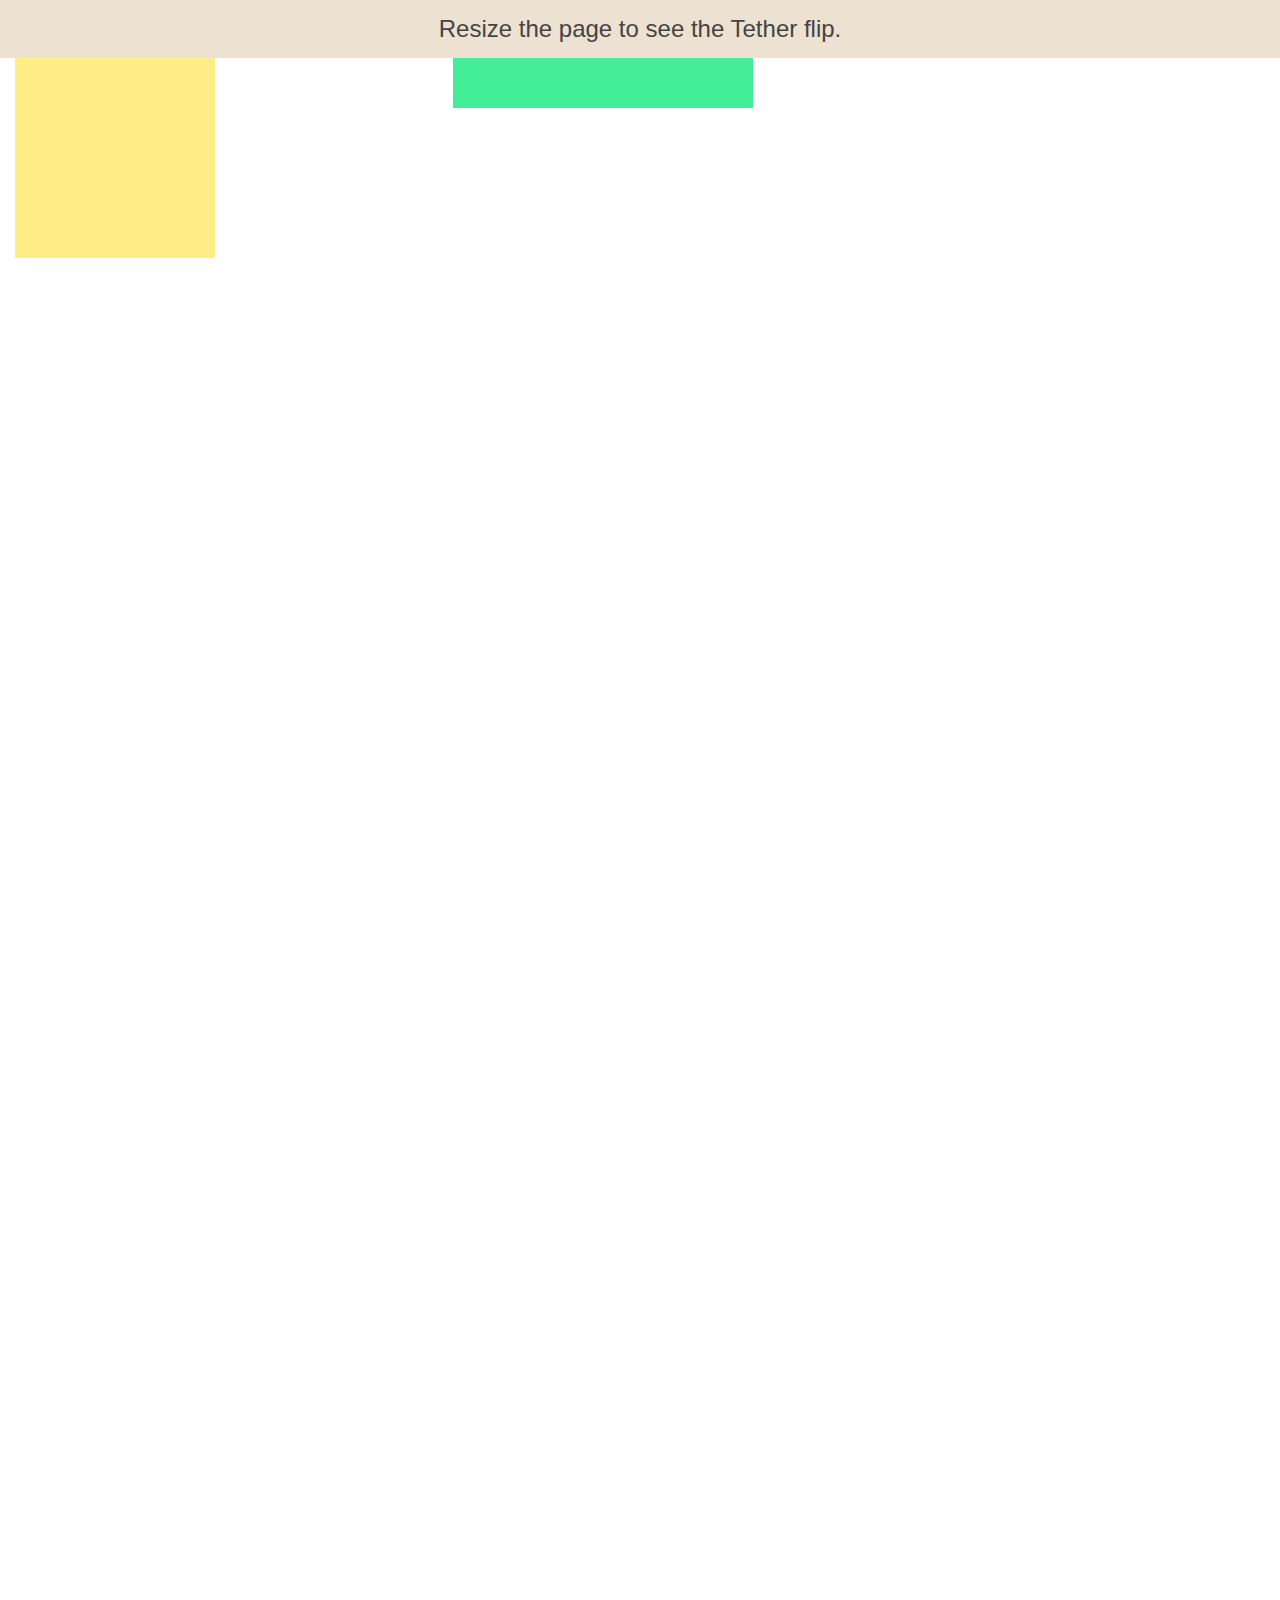
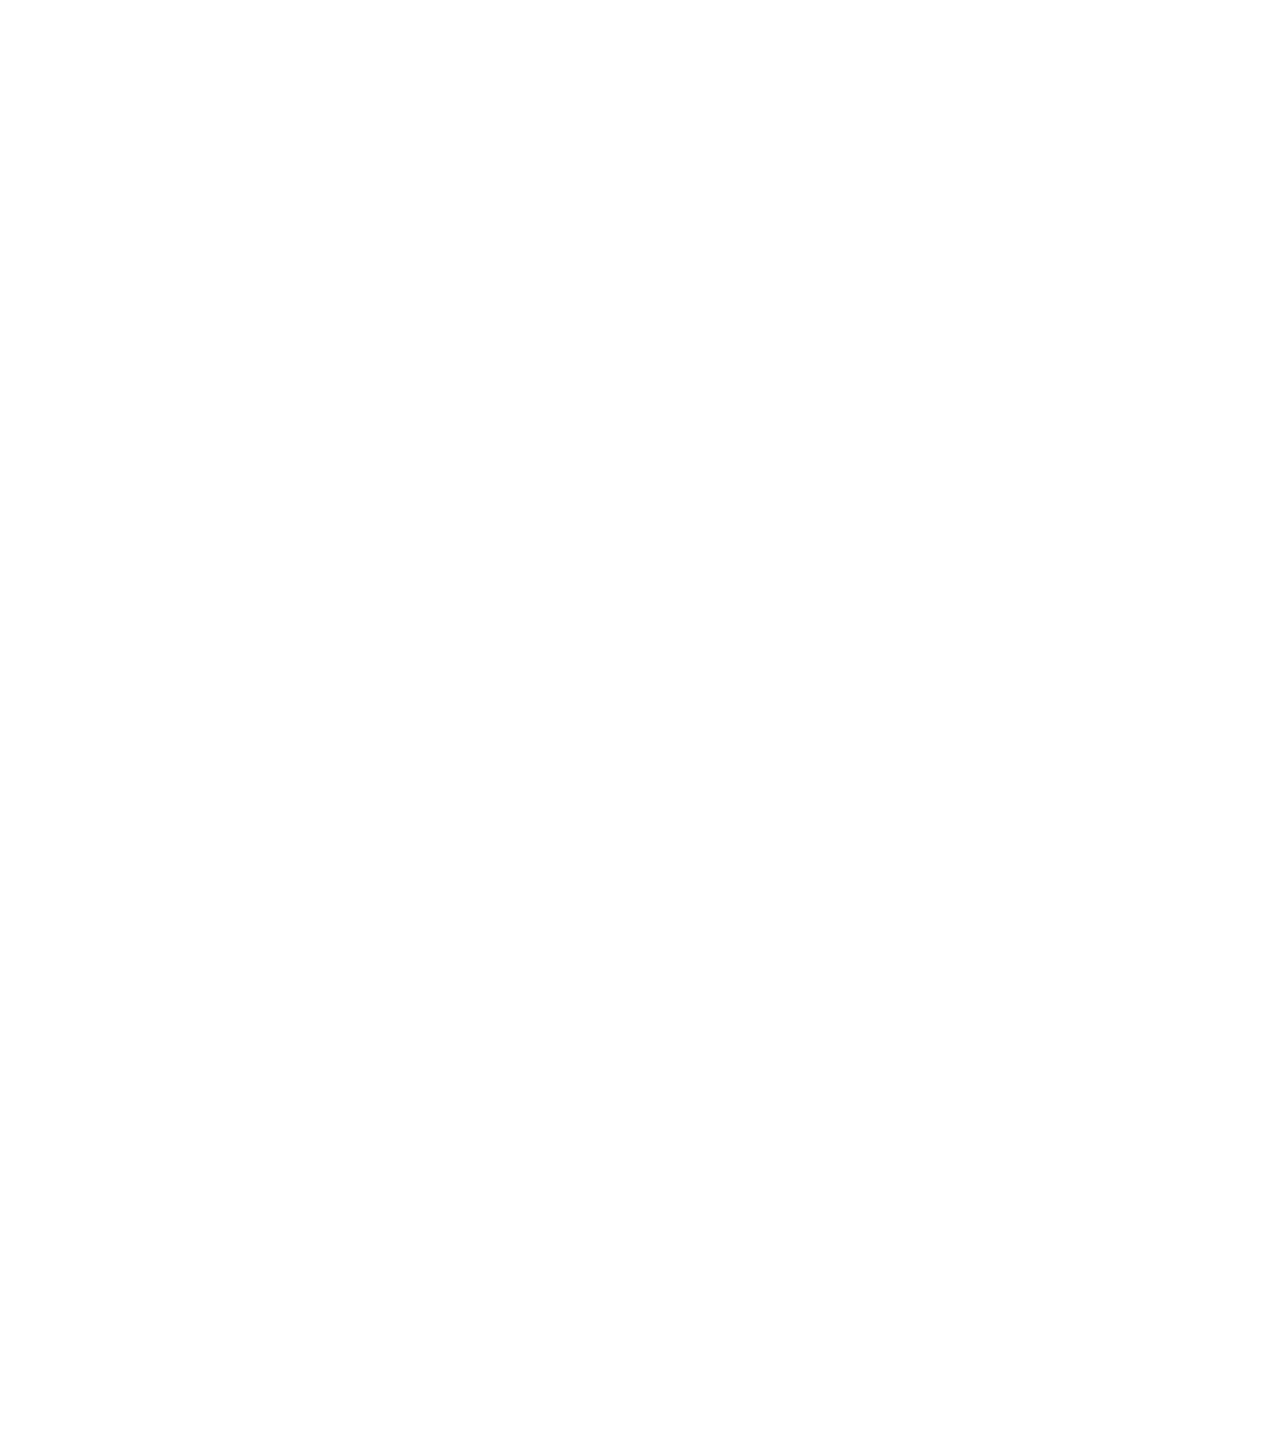
<file: bower_components/tether/examples/simple/index.html>
<!DOCTYPE html>
<html>
    <head>
        <meta charset="utf-8">
        <meta http-equiv="X-UA-Compatible" content="chrome=1">
        <meta name="viewport" content="width=device-width, initial-scale=1, user-scalable=no">
        <link rel="stylesheet" href="../resources/css/base.css" />
        <link rel="stylesheet" href="../common/css/style.css" />
    </head>
    <body>
        <div class="instructions">Resize the page to see the Tether flip.</div>

        <div class="element"></div>
        <div class="target"></div>

        <script src="//github.hubspot.com/tether/dist/js/tether.js"></script>
        <script>
            new Tether({
                element: '.element',
                target: '.target',
                attachment: 'top left',
                targetAttachment: 'top right',
                constraints: [{
                    to: 'window',
                    attachment: 'together'
                }]
            });
        </script>
    </body>
</html>
</file>
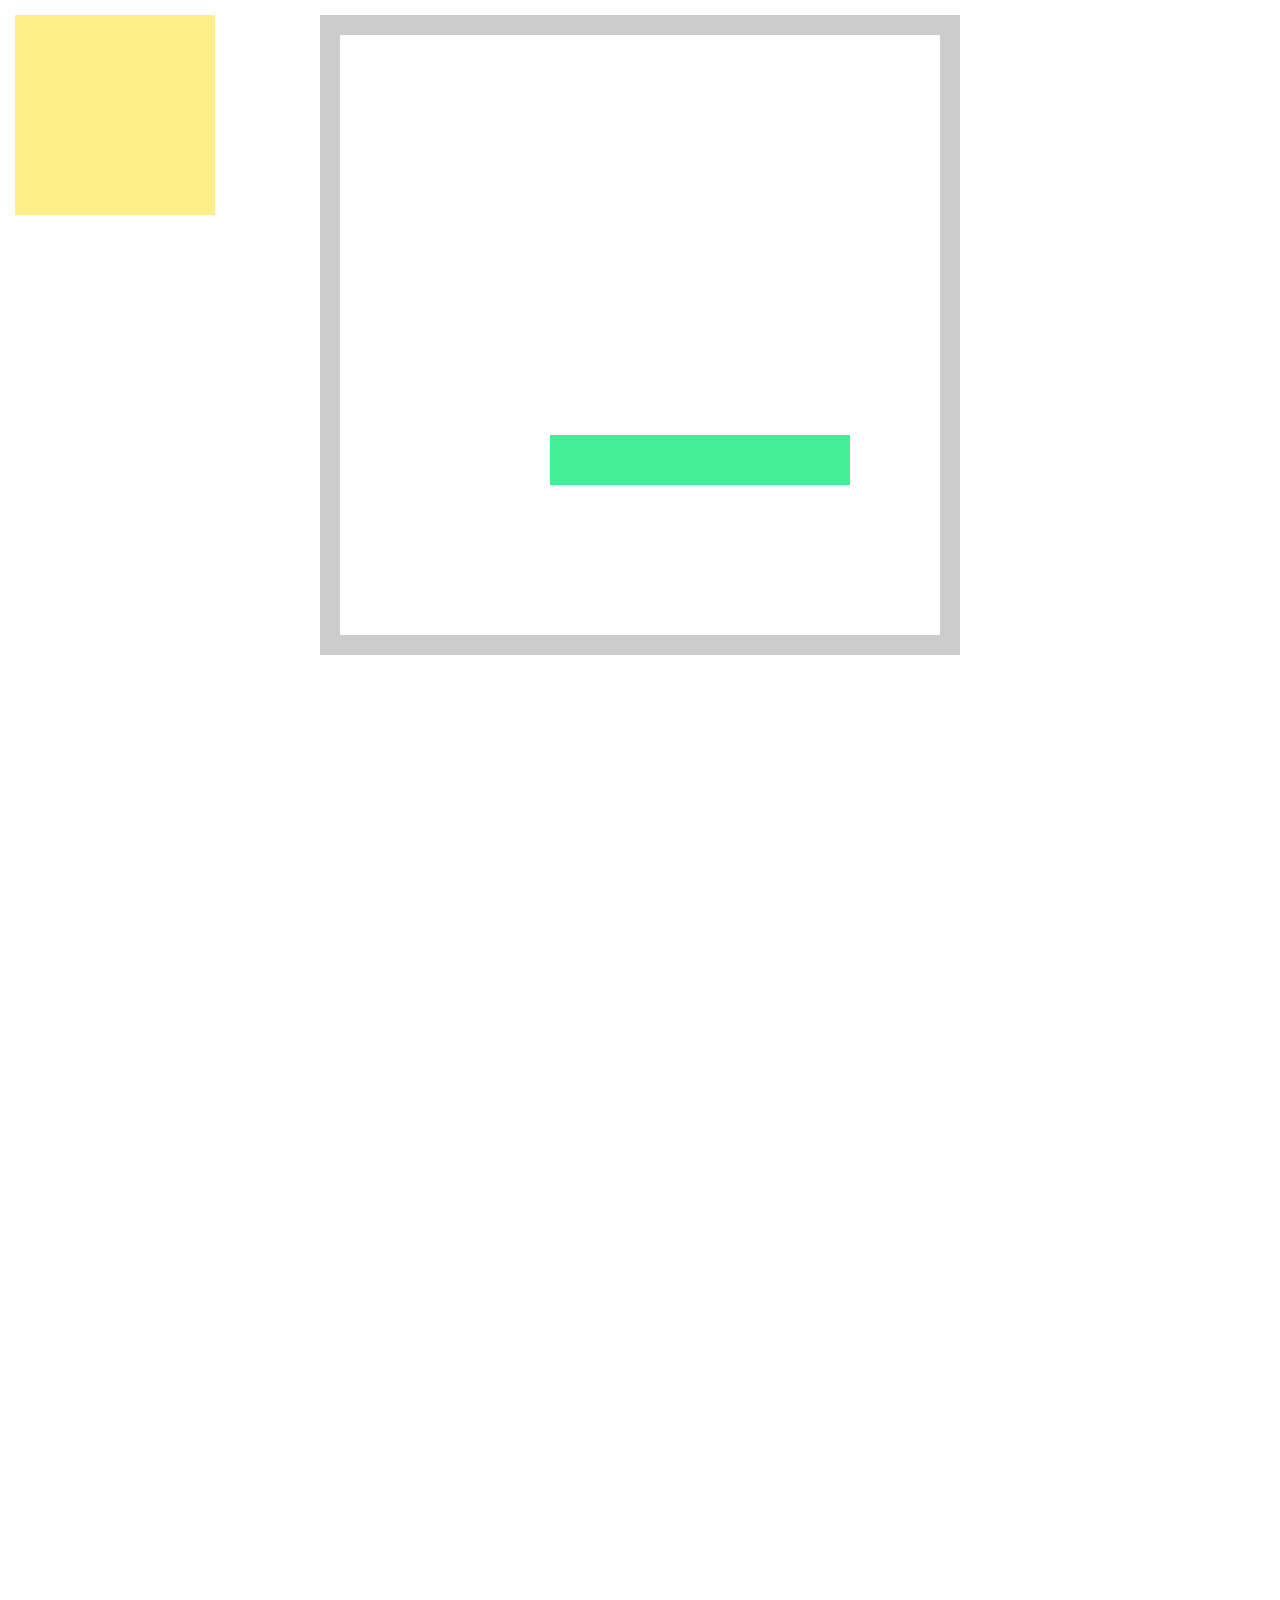
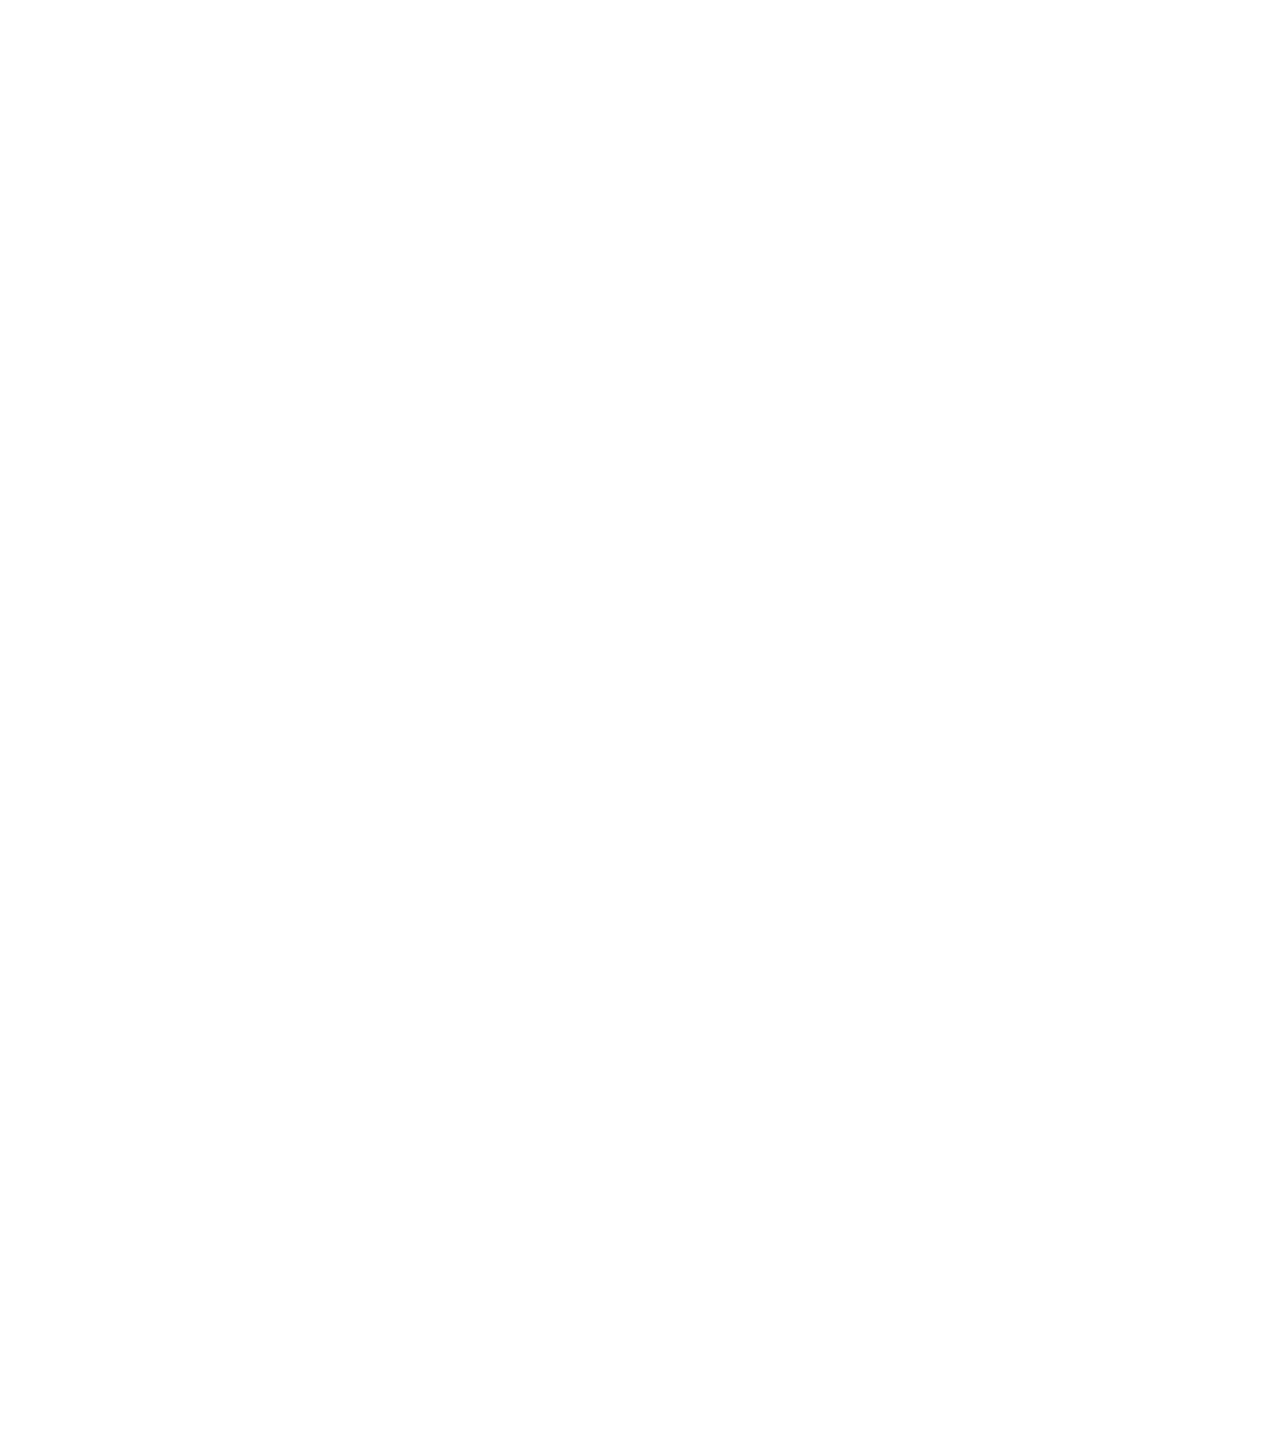
<file: bower_components/tether/examples/testbed/index.html>
<!DOCTYPE html>
<html>
    <head>
        <meta charset="utf-8">
        <meta http-equiv="X-UA-Compatible" content="chrome=1">
        <meta name="viewport" content="width=device-width, initial-scale=1, user-scalable=no">
        <link rel="stylesheet" href="../resources/css/base.css" />
        <link rel="stylesheet" href="../common/css/style.css" />
    </head>
    <body>

        <div class="element">
        </div>

        <div class="container">
            <div class="pad"></div>
            <div class="target"></div>
            <div class="pad"></div>
            <div class="pad"></div>
        </div>

        <script src="//github.hubspot.com/tether/dist/js/tether.js"></script>
        <script>
            new Tether({
                element: '.element',
                target: '.target',
                attachment: 'top center',
                targetAttachment: 'bottom center',
                constraints: [{
                  to: 'scrollParent',
                  attachment: 'together'
                }]
            });
        </script>
    </body>
  </html>
</file>
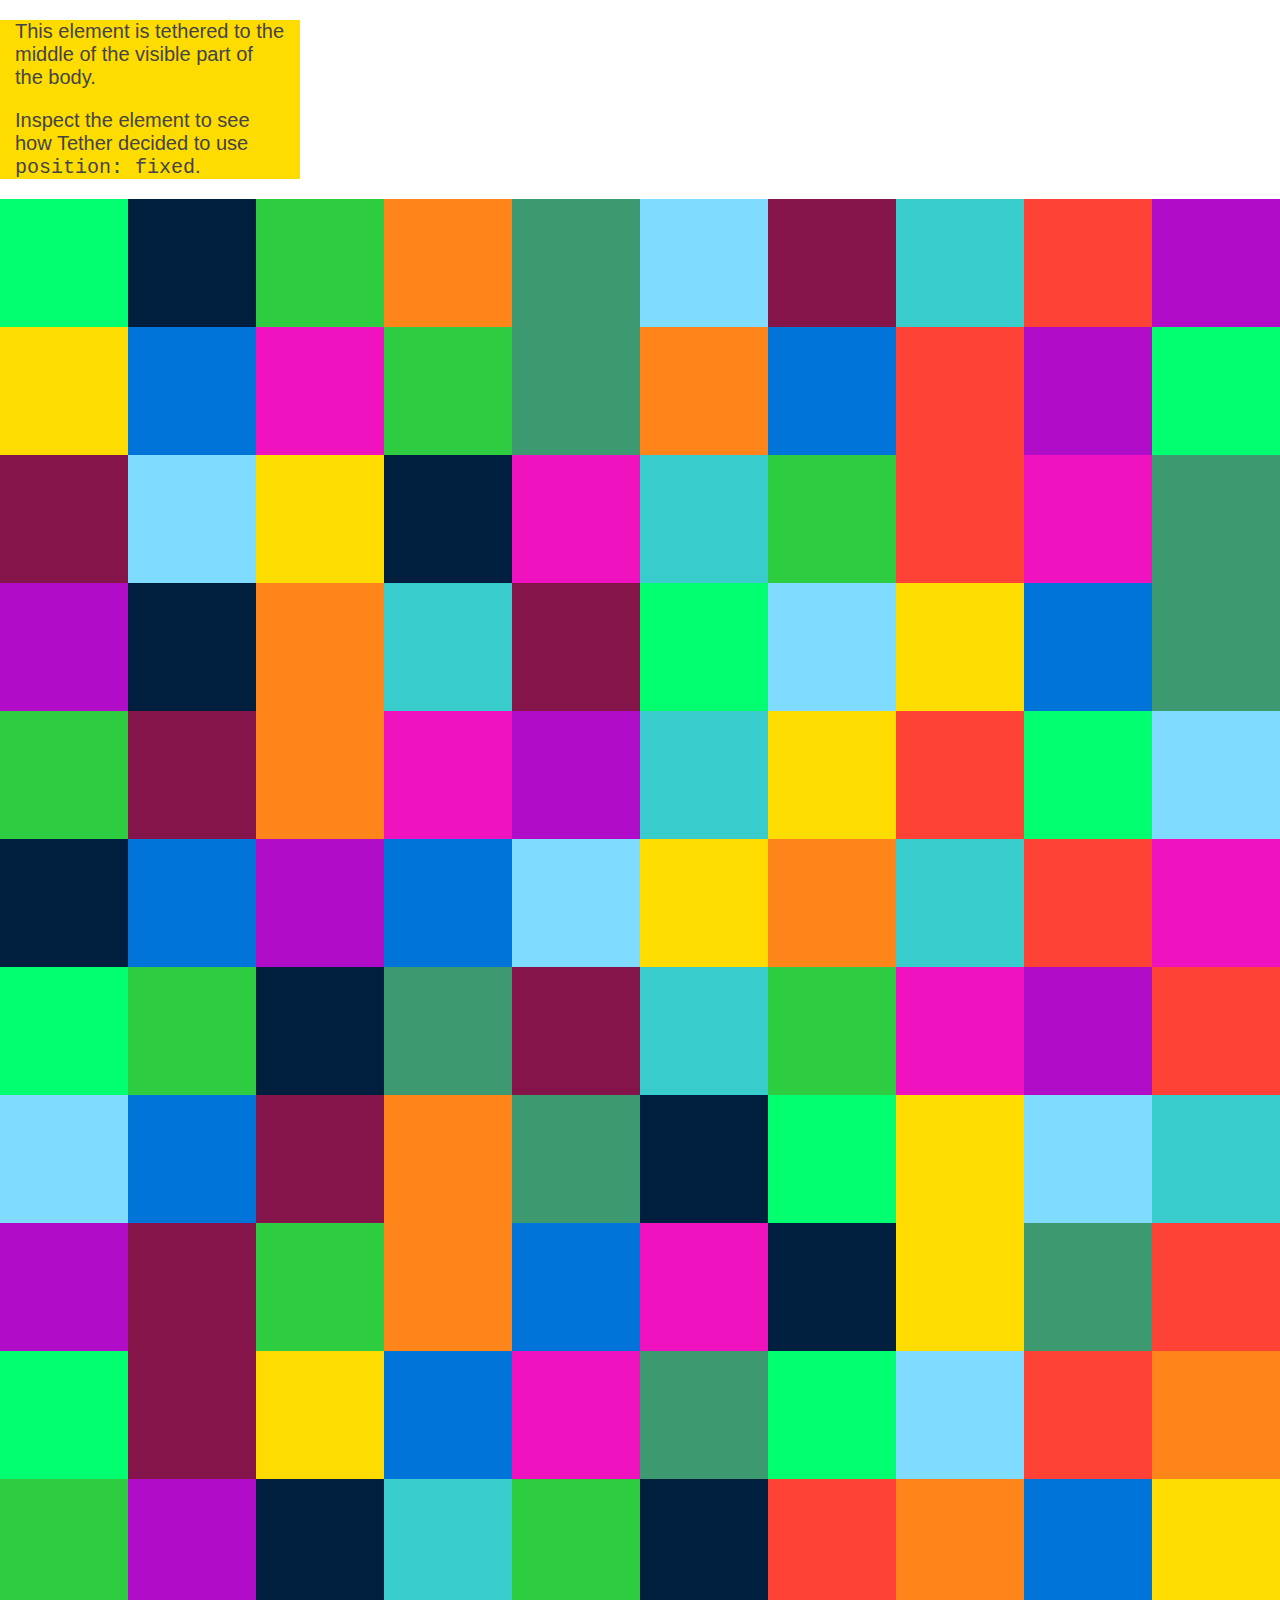
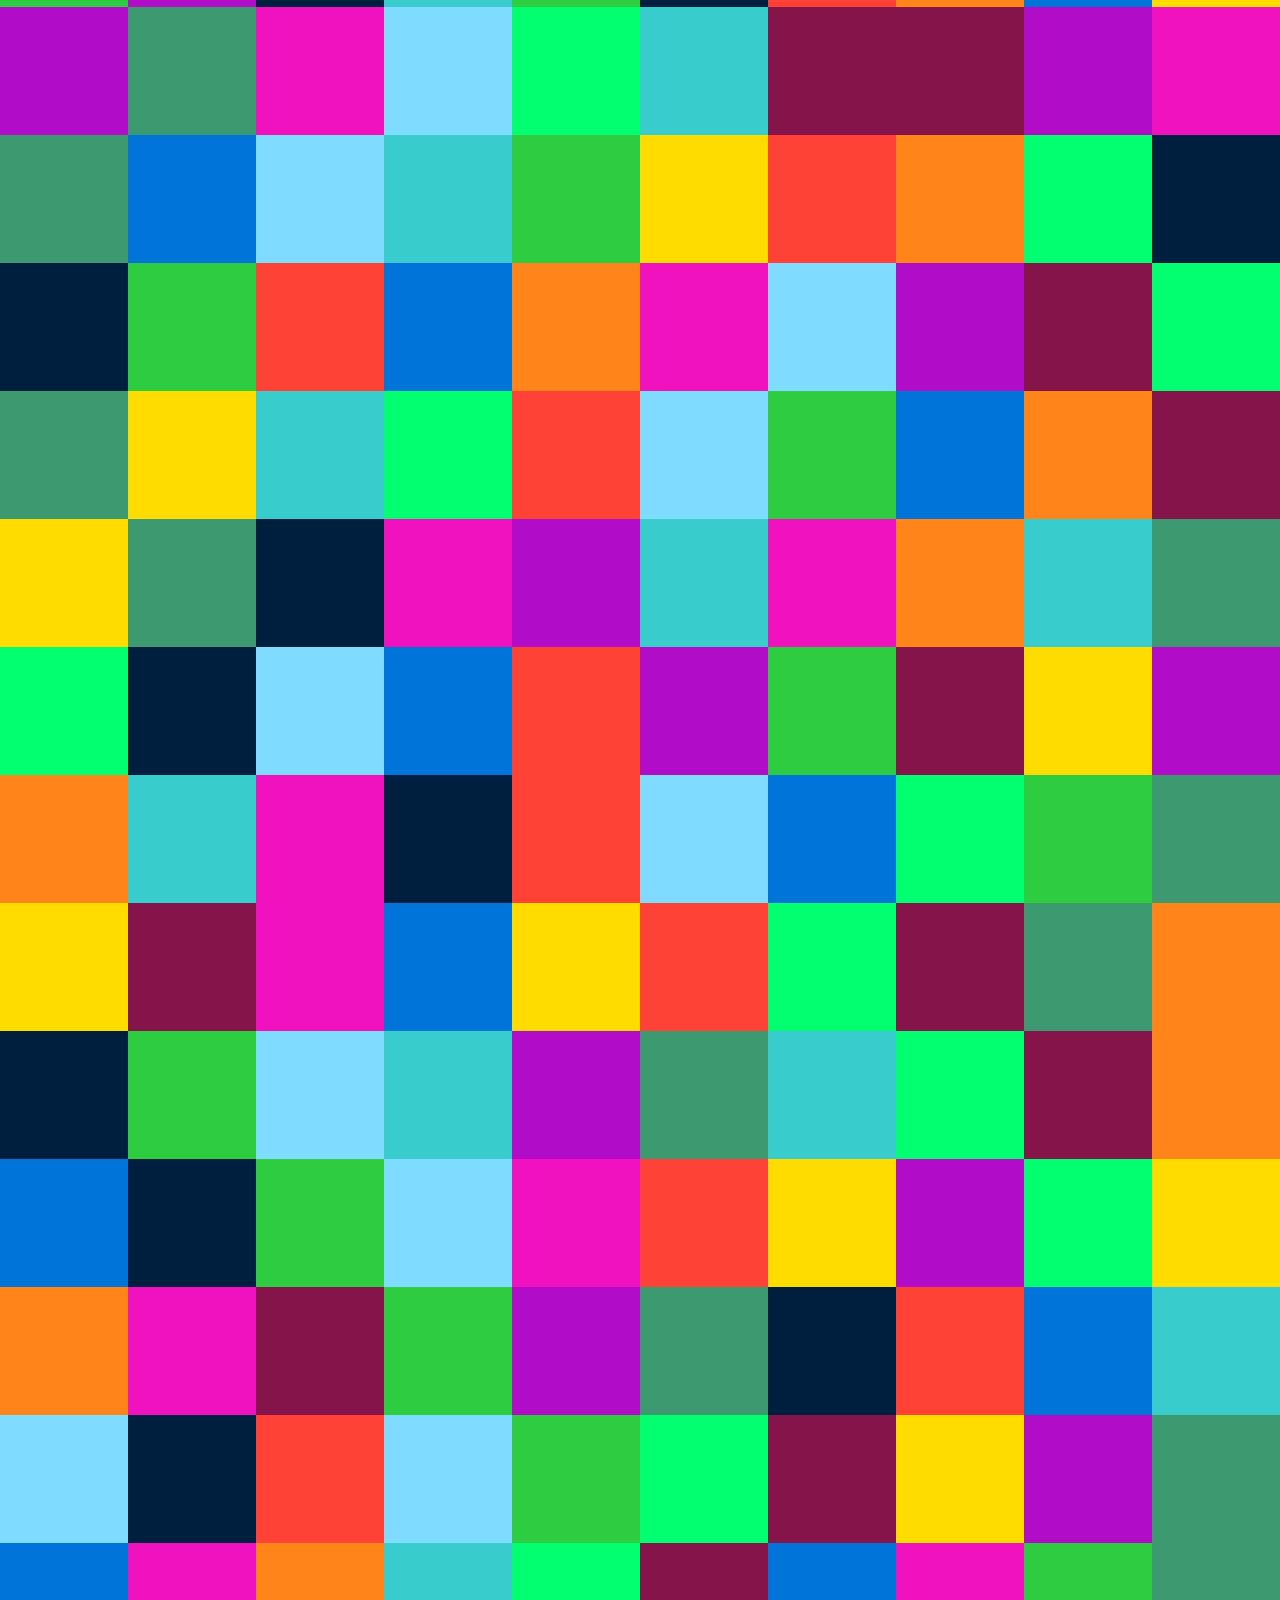
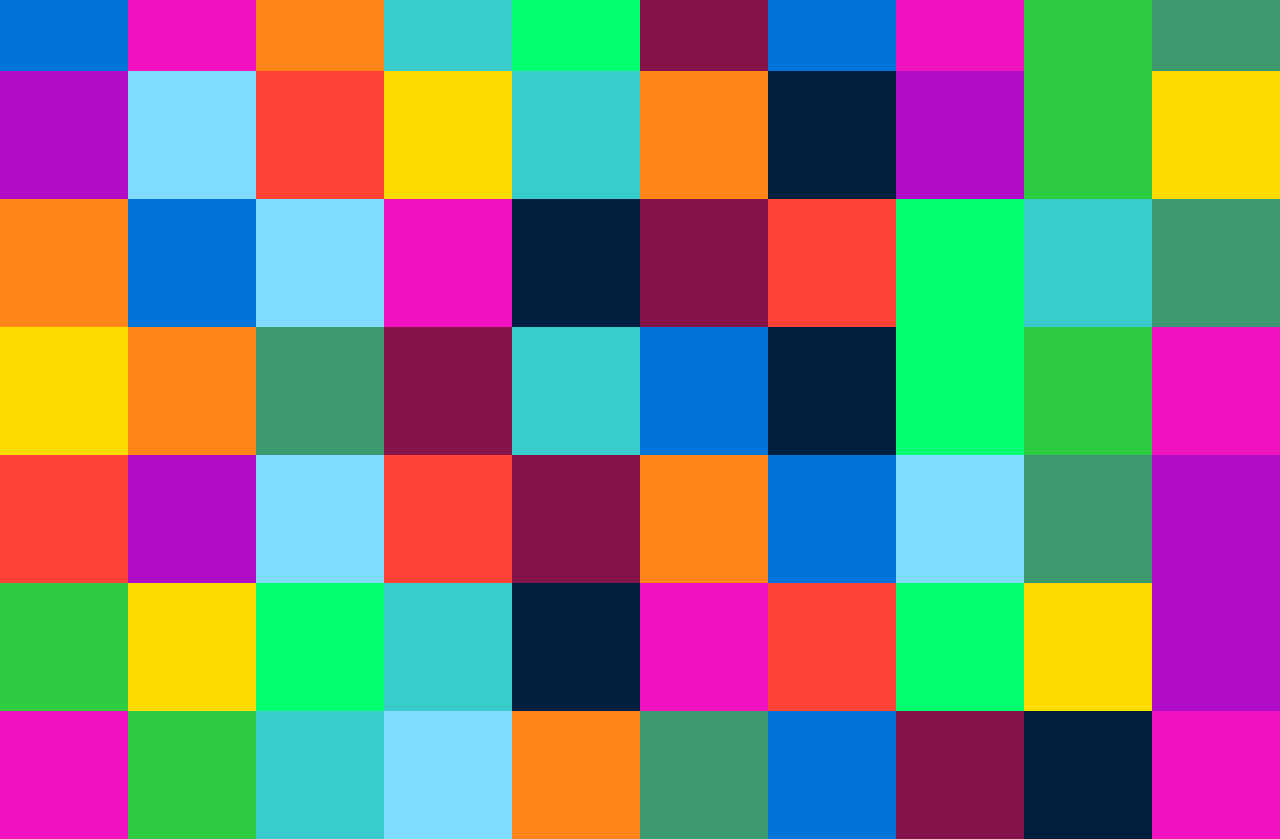
<file: bower_components/tether/examples/viewport/index.html>
<!DOCTYPE html>
<html>
  <head>
    <link rel="stylesheet" href="../resources/css/base.css" />
    <link rel="stylesheet" href="./colors.css" />
    <style>
      * {
        box-sizing: border-box;
      }

      .element {
        background-color: #FFDC00;
        width: 80%;
        max-width: 300px;
        padding: 0 15px;
        font-size: 20px;
        box-shadow: 0 0 0 2px rgba(255, 255, 255, 0.3);
      }

      @media (max-width: 380px) {
        .element {
          font-size: 16px;
        }
      }

      .bit {
        width: 10vw;
        height: 10vw;
        float: left;
      }
    </style>
  </head>
  <body>
    <div class="element">
      <p>This element is tethered to the middle of the visible part of the body.</p>

      <p>Inspect the element to see how Tether decided
      to use <code>position: fixed</code>.</p>
    </div>

    <script src="//github.hubspot.com/tether/dist/js/tether.js"></script>
    <script>
      new Tether({
        element: '.element',
        target: document.body,
        attachment: 'middle center',
        targetAttachment: 'middle center',
        targetModifier: 'visible'
      });
    </script>

    <script>
      // Random colors bit, don't mind this
      colors = ['navy', 'blue', 'aqua', 'teal', 'olive', 'green', 'lime',
        'yellow', 'orange', 'red', 'fuchsia', 'purple', 'maroon'];

      curColors = null;
      for(var i=300; i--;){
        if (!curColors || !curColors.length)
          curColors = colors.slice(0);

        var bit = document.createElement('div')
        var index = (Math.random() * curColors.length)|0;
        bit.className = 'bit bg-' + curColors[index]
        curColors.splice(index, 1);
        document.body.appendChild(bit);
      }
    </script>
  </body>
</html>
</file>
<file: bower_components/tether/examples/resources/css/base.css>
body {
    font-family: "Helvetica Neue", sans-serif;
    color: #444;
    margin: 0px;
}

a {
    cursor: pointer;
    color: blue;
}
</file>
<file: bower_components/tether/examples/common/css/style.css>
body {
    min-height: 3000px;
}
.element {
    width: 200px;
    height: 200px;
    background-color: #fe8;
    position: absolute;
    z-index: 6;
}

.target {
    width: 300px;
    height: 50px;
    margin: 0 35%;
    background-color: #4e9;
}

.container {
    height: 600px;
    overflow: scroll;
    width: 600px;
    border: 20px solid #CCC;
    margin-top: 100px;
}

body {
    padding: 15px;
}

body > .container {
    margin: 0 auto;
}

.pad {
    height: 400px;
    width: 100px;
}

.instructions {
    width: 100%;
    text-align: center;
    font-size: 24px;
    padding: 15px;
    background-color: rgba(210, 180, 140, 0.4);
    margin: -15px -15px 0 -15px;
}
</file>
<file: bower_components/tether/examples/viewport/colors.css>
@charset "UTF-8";
/****

   colors.css v1.0 For a friendlier looking web
   MIT License • http://clrs.cc • http://github.com/mrmrs/colors

   Author: mrmrs
           http://mrmrs.cc
           @mrmrs_

****/
/*

   SKINS
   • Backgrounds
   • Colors

*/
/* Backgrounds */
.bg-navy {
  background-color: #001f3f; }

.bg-blue {
  background-color: #0074d9; }

.bg-aqua {
  background-color: #7fdbff; }

.bg-teal {
  background-color: #39cccc; }

.bg-olive {
  background-color: #3d9970; }

.bg-green {
  background-color: #2ecc40; }

.bg-lime {
  background-color: #01ff70; }

.bg-yellow {
  background-color: #ffdc00; }

.bg-orange {
  background-color: #ff851b; }

.bg-red {
  background-color: #ff4136; }

.bg-fuchsia {
  background-color: #f012be; }

.bg-purple {
  background-color: #b10dc9; }

.bg-maroon {
  background-color: #85144b; }

.bg-white {
  background-color: white; }

.bg-gray {
  background-color: #aaaaaa; }

.bg-silver {
  background-color: #dddddd; }

.bg-black {
  background-color: #111111; }

/* Colors */
.navy {
  color: #001f3f; }

.blue {
  color: #0074d9; }

.aqua {
  color: #7fdbff; }

.teal {
  color: #39cccc; }

.olive {
  color: #3d9970; }

.green {
  color: #2ecc40; }

.lime {
  color: #01ff70; }

.yellow {
  color: #ffdc00; }

.orange {
  color: #ff851b; }

.red {
  color: #ff4136; }

.fuchsia {
  color: #f012be; }

.purple {
  color: #b10dc9; }

.maroon {
  color: #85144b; }

.white {
  color: white; }

.silver {
  color: #dddddd; }

.gray {
  color: #aaaaaa; }

.black {
  color: #111111; }

/* PRETTIER LINKS */
a {
  text-decoration: none;
  -webkit-transition: color .3s ease-in-out;
  transition: color .3s ease-in-out; }

a:link {
  color: #0074d9;
  -webkit-transition: color .3s ease-in-out;
  transition: color .3s ease-in-out; }

a:visited {
  color: #b10dc9; }

a:hover {
  color: #7fdbff;
  -webkit-transition: color .3s ease-in-out;
  transition: color .3s ease-in-out; }

a:active {
  color: #ff851b;
  -webkit-transition: color .3s ease-in-out;
  transition: color .3s ease-in-out; }
</file>
